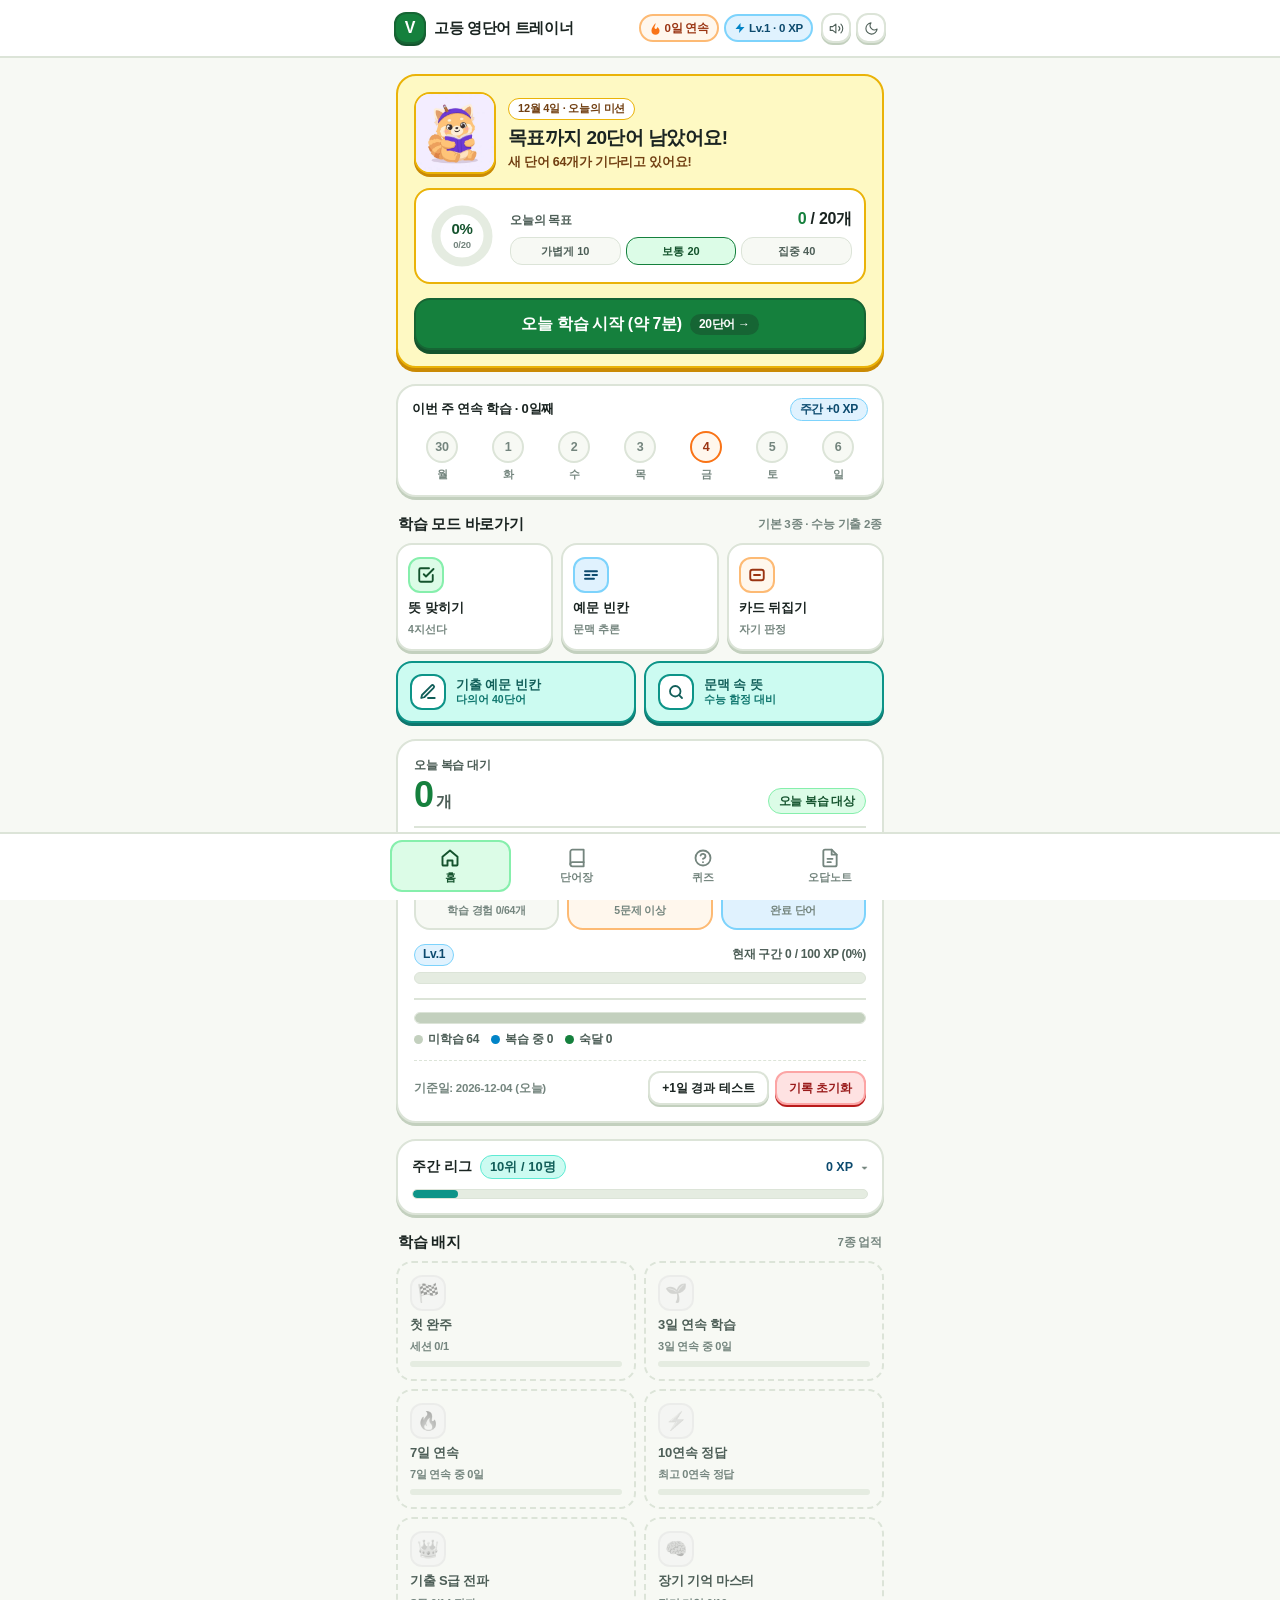
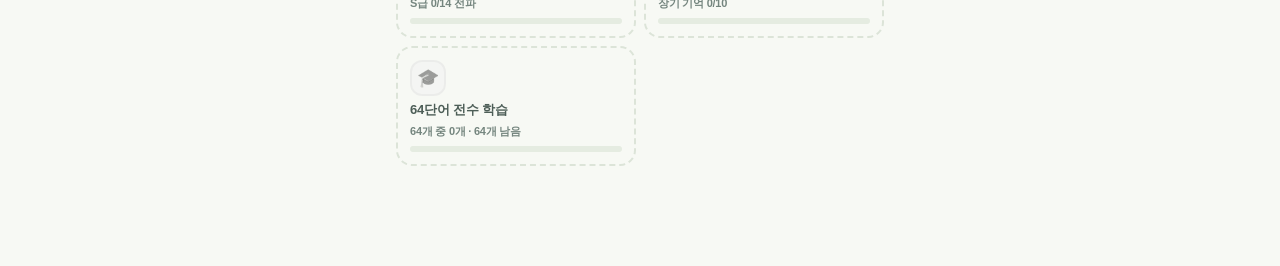
<file: index.html>
<!DOCTYPE html>
<html lang="ko">
<head>
  <meta charset="UTF-8" />
  <meta name="viewport" content="width=device-width, initial-scale=1.0, viewport-fit=cover" />
  <meta name="theme-color" content="#15803D" />
  <meta name="description" content="간격반복(SRS), 5종 퀴즈, 오답노트를 지원하는 고등 필수 영어 어휘 학습 PWA" />
  <meta name="apple-mobile-web-app-capable" content="yes" />
  <meta name="apple-mobile-web-app-status-bar-style" content="default" />
  <meta name="apple-mobile-web-app-title" content="영단어 트레이너" />
  <link rel="manifest" href="./manifest.json" />
  <link rel="icon" type="image/svg+xml" href="./icons/icon.svg" />
  <link rel="apple-touch-icon" href="./icons/icon-192.png" />
  <title>수능·고등 영단어 트레이너 | 간격반복 어휘 학습</title>
  <script>
    // 첫 페인트 전 테마 적용 (깜빡임 방지) — vocab_trainer_prefs_v1.theme: 'system' | 'light' | 'dark'
    (function () {
      var theme = 'light';
      try {
        var p = JSON.parse(localStorage.getItem('vocab_trainer_prefs_v1') || '{}');
        if (p && (p.theme === 'light' || p.theme === 'dark')) theme = p.theme;
      } catch (e) {}
      var dark = theme === 'dark' || (theme === 'system' && window.matchMedia && window.matchMedia('(prefers-color-scheme: dark)').matches);
      document.documentElement.setAttribute('data-theme', dark ? 'dark' : 'light');
    })();
  </script>
  <link rel="stylesheet" href="./css/style.css" />
</head>
<body>
  <div class="app-shell">
    <!-- Top Header (Concept A Tactile Arcade HUD) -->
    <header class="app-header">
      <div class="header-inner">
        <div class="brand-group">
          <div class="brand-mark" aria-hidden="true">V</div>
          <div class="brand-text">
            <h1 class="brand-title">고등 영단어 트레이너</h1>
          </div>
        </div>
        <div class="header-badges">
          <button id="btn-pwa-install" class="install-btn" type="button" aria-label="앱 설치하기">
            <span>앱 설치</span>
          </button>
          <div id="header-streak-badge" class="streak-pill" title="연속 학습일">
            <svg class="hud-icon" width="13" height="13" viewBox="0 0 24 24" fill="currentColor" aria-hidden="true">
              <path d="M12 2c.7 3.8-2 5.7-2 8.2 0 1.4 1 2.5 2.4 2.5 1.8 0 2.9-1.5 2.6-3.7 2.8 1.6 4.5 4.2 4.5 7 0 4.4-3.4 7.5-7.5 7.5S4.5 20.4 4.5 16c0-4.9 3.6-8.4 7.5-14z" />
            </svg>
            <span id="header-streak-text">0일 연속</span>
          </div>
          <div id="header-level-badge" class="level-pill" title="레벨 · 누적 XP">
            <svg class="hud-icon" width="12" height="12" viewBox="0 0 24 24" fill="currentColor" aria-hidden="true">
              <polygon points="13 2 3 14 11 14 10 22 21 10 13 10 13 2" />
            </svg>
            <span id="header-level-text">Lv.1 · 0 XP</span>
          </div>
        </div>
        <div class="header-actions">
          <button id="btn-toggle-sound" class="icon-toggle-btn" type="button" aria-label="효과음 켜기/끄기" title="효과음 켜기/끄기"><svg viewBox="0 0 24 24" fill="none" stroke="currentColor" stroke-width="2.2" stroke-linecap="round" stroke-linejoin="round" aria-hidden="true"><polygon points="11 5 6 9 2 9 2 15 6 15 11 19 11 5" /><path d="M15.54 8.46a5 5 0 0 1 0 7.07" /><path d="M19.07 4.93a10 10 0 0 1 0 14.14" /></svg></button>
          <button id="btn-toggle-theme" class="icon-toggle-btn" type="button" aria-label="다크 모드 전환" title="다크 모드 전환"><svg viewBox="0 0 24 24" fill="none" stroke="currentColor" stroke-width="2.2" stroke-linecap="round" stroke-linejoin="round" aria-hidden="true"><path d="M21 12.79A9 9 0 1 1 11.21 3 7 7 0 0 0 21 12.79z" /></svg></button>
        </div>
      </div>
    </header>

    <!-- Main Content -->
    <main class="main-content">
      <!-- 1. 홈 화면 (Home View) -->
      <section id="view-home" class="view-section active" aria-label="홈 화면">
        <div id="home-resume-card" class="resume-card hidden"></div>
        <div class="hero-card hero-block">
          <div class="hero-top">
            <div class="mascot-badge">
            <img class="v5-mascot" src="[data-uri]" alt="학습 마스코트" width="112" height="112">
            </div>
            <div class="hero-info">
              <span id="home-date-badge" class="hero-kicker">오늘의 미션</span>
              <h2 id="home-greeting-title" class="hero-title">오늘 복습할 단어를 확인하세요</h2>
              <p id="home-hero-sub" class="hero-sub">목표에 맞춰 오늘 학습을 시작해요!</p>
            </div>
          </div>

          <!-- Goal Progress Ring + Goal Chips -->
          <div class="goal-strip">
            <div class="ring-box" role="img" aria-label="오늘 목표 진행률">
              <svg class="ring-svg" viewBox="0 0 68 68" aria-hidden="true">
                <circle class="ring-track" cx="34" cy="34" r="26"></circle>
                <circle class="ring-progress" id="hero-ring-fg" cx="34" cy="34" r="26"></circle>
              </svg>
              <div class="ring-center">
                <span class="ring-pct" id="hero-ring-num">0%</span>
                <span class="ring-sub" id="hero-ring-sub">0/20</span>
              </div>
            </div>
            <div class="goal-details">
              <div class="goal-row">
                <span class="goal-label">오늘의 목표</span>
                <span class="goal-count"><em id="hero-today-count">0</em> / <span id="hero-goal-count">20개</span></span>
              </div>
              <div class="goal-chips" role="group" aria-label="하루 목표 설정">
                <button class="goal-chip" type="button" data-goal-level="light">가볍게 10</button>
                <button class="goal-chip" type="button" data-goal-level="normal">보통 20</button>
                <button class="goal-chip" type="button" data-goal-level="focus">집중 40</button>
              </div>
            </div>
          </div>

          <button id="btn-hero-start" class="primary-cta-btn btn-3d" type="button">
            <span id="btn-hero-start-text">오늘의 복습 퀴즈 시작하기</span>
            <span id="btn-hero-start-badge" class="btn-3d-badge">시작 →</span>
          </button>
        </div>

        <!-- Weekly Streak Card -->
        <div class="streak-card">
          <div class="streak-head">
            <span id="home-streak-heading" class="streak-title">이번 주 연속 학습 · 0일째</span>
            <span id="home-weekly-xp-meta" class="streak-xp-meta">주간 0 XP</span>
          </div>
          <div id="home-week-dots" class="week-row" aria-label="이번 주 학습 기록"></div>
        </div>

        <!-- Study Modes (All 5 Modes: Basic 3 + Exam 2) -->
        <div class="modes-section">
          <div class="section-head">
            <h3 class="section-title">학습 모드 바로가기</h3>
            <span class="section-sub">기본 3종 · 수능 기출 2종</span>
          </div>

          <div class="mode-grid-3 quiz-mode-grid">
            <button class="mode-tile mode-card" type="button" data-start-mode="meaning" id="btn-home-mode-meaning">
              <div class="mode-icon-box green" aria-hidden="true">
                <svg width="18" height="18" viewBox="0 0 24 24" fill="none" stroke="currentColor" stroke-width="2.5" stroke-linecap="round" stroke-linejoin="round">
                  <path d="M9 11l3 3L22 4" /><path d="M21 12v7a2 2 0 0 1-2 2H5a2 2 0 0 1-2-2V5a2 2 0 0 1 2-2h11" />
                </svg>
              </div>
              <span class="mode-name mode-card-title">뜻 맞히기</span>
              <span class="mode-tag">4지선다</span>
            </button>

            <button class="mode-tile mode-card" type="button" data-start-mode="blank" id="btn-home-mode-blank">
              <div class="mode-icon-box sky" aria-hidden="true">
                <svg width="18" height="18" viewBox="0 0 24 24" fill="none" stroke="currentColor" stroke-width="2.5" stroke-linecap="round" stroke-linejoin="round">
                  <path d="M4 7h16" /><path d="M4 12h6" /><path d="M14 12h6" /><path d="M4 17h12" />
                </svg>
              </div>
              <span class="mode-name mode-card-title">예문 빈칸</span>
              <span class="mode-tag">문맥 추론</span>
            </button>

            <button class="mode-tile mode-card" type="button" data-start-mode="flashcard" id="btn-home-mode-flashcard">
              <div class="mode-icon-box orange" aria-hidden="true">
                <svg width="18" height="18" viewBox="0 0 24 24" fill="none" stroke="currentColor" stroke-width="2.5" stroke-linecap="round" stroke-linejoin="round">
                  <rect x="3" y="5" width="18" height="14" rx="3" /><path d="M8 12h8" />
                </svg>
              </div>
              <span class="mode-name mode-card-title">카드 뒤집기</span>
              <span class="mode-tag">자기 판정</span>
            </button>
          </div>

          <div class="mode-exam-grid">
            <button class="mode-exam-tile" type="button" data-start-mode="exam-blank" id="btn-home-mode-exam-blank">
              <div class="mode-icon-box teal" aria-hidden="true">
                <svg width="18" height="18" viewBox="0 0 24 24" fill="none" stroke="currentColor" stroke-width="2.4" stroke-linecap="round" stroke-linejoin="round">
                  <path d="M12 20h9" /><path d="M16.5 3.5a2.1 2.1 0 0 1 3 3L7 19l-4 1 1-4Z" />
                </svg>
              </div>
              <div class="mode-exam-text">
                <div class="mode-name">기출 예문 빈칸</div>
                <div class="mode-tag">다의어 40단어</div>
              </div>
            </button>

            <button class="mode-exam-tile" type="button" data-start-mode="exam-meaning" id="btn-home-mode-exam-meaning">
              <div class="mode-icon-box teal" aria-hidden="true">
                <svg width="18" height="18" viewBox="0 0 24 24" fill="none" stroke="currentColor" stroke-width="2.4" stroke-linecap="round" stroke-linejoin="round">
                  <circle cx="11" cy="11" r="7" /><path d="m20 20-3.5-3.5" />
                </svg>
              </div>
              <div class="mode-exam-text">
                <div class="mode-name">문맥 속 뜻</div>
                <div class="mode-tag">수능 함정 대비</div>
              </div>
            </button>
          </div>
        </div>

        <!-- Learning Status & SRS Overview Card -->
        <div class="status-card">
          <div class="status-card-head">
            <div>
              <span class="status-kicker">오늘 복습 대기</span>
              <strong class="status-bignum"><span id="stat-due-count">0</span><span class="status-unit">개</span></strong>
            </div>
            <span id="stat-due-sub" class="status-due-pill">오늘 복습 대상</span>
          </div>

          <div class="hero-stats-grid">
            <div class="stat-box">
              <span class="stat-label">새 단어</span>
              <strong id="stat-new-count" class="stat-value">24</strong>
              <span id="stat-learned-sub" class="stat-sub">학습 경험 0/64개</span>
            </div>
            <div class="stat-box highlight-streak">
              <span class="stat-label">연속 학습</span>
              <strong id="stat-streak-count" class="stat-value">0일</strong>
              <span class="stat-sub">5문제 이상</span>
            </div>
            <div class="stat-box highlight-today">
              <span class="stat-label">오늘 학습</span>
              <strong id="stat-today-done" class="stat-value">0</strong>
              <span class="stat-sub">완료 단어</span>
            </div>
          </div>

          <div id="home-level-progress" class="level-progress" aria-label="레벨 진행도"></div>

          <div class="srs-panel">
            <div id="home-srs-bar" class="srs-bar"></div>
            <div class="srs-helper-bar">
              <span id="sim-date-display">기준일: 오늘</span>
              <div class="srs-sim-actions">
                <button id="btn-sim-next-day" class="mini-btn" type="button" title="간격반복 테스트를 위해 가상 기준일을 하루 앞으로 이동합니다">
                  +1일 경과 테스트
                </button>
                <button id="btn-reset-storage" class="mini-btn danger" type="button" title="모든 학습 기록을 초기화합니다">
                  기록 초기화
                </button>
              </div>
            </div>
          </div>
        </div>

        <div id="home-league-card" class="league-card"></div>

        <div class="badges-section">
          <div class="section-head">
            <h3 class="section-title">학습 배지</h3>
            <span class="section-sub">7종 업적</span>
          </div>
          <div id="home-badge-grid" class="badge-grid"></div>
        </div>
      </section>

      <!-- 2. 단어장 화면 (Wordbook View) -->
      <section id="view-wordbook" class="view-section" aria-label="단어장 화면">
        <div class="toolbar-card" id="wordbook-toolbar">
          <div class="wordbook-dataset-tabs" role="tablist" aria-label="단어장 구분 탭">
            <button class="dataset-tab-btn active" type="button" data-wordbook-tab="sample" id="tab-wordbook-sample" role="tab" aria-selected="true">
              기본 단어장 (24)
            </button>
            <button class="dataset-tab-btn" type="button" data-wordbook-tab="exam" id="tab-wordbook-exam" role="tab" aria-selected="false">
              기출 다의어 (40)
            </button>
            <button id="btn-wb-search-toggle" class="wb-search-toggle" type="button" aria-label="단어 검색 열기" aria-expanded="false">
            <svg viewBox="0 0 24 24" fill="none" stroke="currentColor" stroke-width="2.2" stroke-linecap="round" stroke-linejoin="round" aria-hidden="true"><circle cx="11" cy="11" r="7" /><line x1="21" y1="21" x2="16.5" y2="16.5" /></svg>
          </button>
          </div>



          <div class="search-row">
            <input
              id="wordbook-search"
              class="search-input"
              type="search"
              placeholder="영단어, 뜻, 기출 신호 검색 (예: abandon, account, 차지하다)"
              aria-label="단어 검색"
            />
          </div>

          <div id="wordbook-sample-filters" class="filter-pills" role="group" aria-label="기본 단어장 필터">
            <button class="filter-pill active" type="button" data-level-filter="all">전체 (24)</button>
            <button class="filter-pill" type="button" data-level-filter="고1">고1 기초</button>
            <button class="filter-pill" type="button" data-level-filter="고2">고2 핵심</button>
            <button class="filter-pill" type="button" data-level-filter="고3">고3 심화</button>
            <button class="filter-pill" type="button" data-level-filter="due">오늘 복습 대상</button>
            <button class="filter-pill exam-filter-jump" type="button" data-level-filter="exam">기출 다의어 (40)</button>
          </div>

          <div id="wordbook-exam-filters" class="filter-pills hidden" role="group" aria-label="기출 다의어 필터">
            <button class="filter-pill active" type="button" data-exam-filter="all" id="filter-exam-all">기출 전체 (40)</button>
            <button class="filter-pill" type="button" data-exam-filter="S" id="filter-exam-s">S급 (14)</button>
            <button class="filter-pill" type="button" data-exam-filter="A" id="filter-exam-a">A급 (26)</button>
            <button class="filter-pill" type="button" data-exam-filter="due" id="filter-exam-due">오늘 복습 대상</button>
          </div>

          <div class="guide-tip">
            <button class="guide-tip-btn" type="button" aria-label="단어장 사용 안내" aria-expanded="false">i</button>
            <p id="wordbook-guide-text" class="guide-text guide-tip-panel">
            단어 카드를 클릭하면 브라우저 음성 합성(speechSynthesis)으로 영어 발음을 들을 수 있습니다.
          </p>
          </div>
        </div>

        <div id="wordbook-list" class="word-list" aria-live="polite"></div>
      </section>

      <!-- 3. 퀴즈 화면 (Quiz View) -->
      <section id="view-quiz" class="view-section" aria-label="퀴즈 화면">
        <div class="quiz-config-bar">
          <div class="quiz-config-collapsed">
            <span class="quiz-collapsed-mode" id="quiz-collapsed-mode-label">퀴즈 진행 중</span>
            <button class="mini-btn" type="button" id="btn-quiz-settings">설정 열기</button>
          </div>
          <div class="quiz-group-caption">기본 퀴즈 3종 (샘플 24단어)</div>
          <div class="quiz-tabs" role="tablist" aria-label="퀴즈 유형 선택">
            <button class="quiz-tab-btn active" type="button" data-quiz-mode="meaning" id="tab-quiz-meaning">
              (a) 뜻 맞히기
            </button>
            <button class="quiz-tab-btn" type="button" data-quiz-mode="blank" id="tab-quiz-blank">
              (b) 예문 빈칸
            </button>
            <button class="quiz-tab-btn" type="button" data-quiz-mode="flashcard" id="tab-quiz-flashcard">
              (c) 카드 뒤집기
            </button>
          </div>

          <div class="quiz-group-caption exam-caption">기출 모드 (수능·모의고사 다의어 40단어)</div>
          <div class="quiz-tabs exam-quiz-tabs" role="tablist" aria-label="기출 모드 유형 선택">
            <button class="quiz-tab-btn exam-tab-btn" type="button" data-quiz-mode="exam-blank" id="tab-quiz-exam-blank">
              유형 1 · 기출 예문 빈칸
            </button>
            <button class="quiz-tab-btn exam-tab-btn" type="button" data-quiz-mode="exam-meaning" id="tab-quiz-exam-meaning">
              유형 2 · 문맥 속 뜻
            </button>
          </div>

          <div class="quiz-scope-row">
            <label for="quiz-scope-select" class="quiz-scope-label">
              출제 범위:
            </label>
            <select id="quiz-scope-select" class="scope-select" aria-label="퀴즈 출제 범위">
              <option value="today">오늘 복습 + 미학습 단어 (추천)</option>
              <option value="all">전체 단어 24개</option>
              <option value="wrong">오답노트 단어만</option>
            </select>
            <button id="btn-restart-quiz" class="mini-btn" type="button">다시 섞기</button>
          </div>
        </div>

        <div id="quiz-active-area"></div>
        <div id="quiz-feedback-banner" class="quiz-feedback-banner hidden" role="status" aria-live="polite"></div>
      </section>

      <!-- 4. 오답노트 화면 (Wrong Answer Note View) -->
      <section id="view-wrong" class="view-section" aria-label="오답노트 화면">
        <div id="wrong-note-header"></div>
        <div id="wrong-note-list" class="word-list" aria-live="polite"></div>
      </section>
    </main>

    <!-- Bottom Navigation -->
    <nav class="bottom-nav" aria-label="주요 메뉴">
      <div class="bottom-nav-inner">
        <button class="nav-item active" type="button" data-nav-target="home" id="nav-btn-home">
          <svg viewBox="0 0 24 24" fill="none" stroke="currentColor" stroke-width="2.3" stroke-linecap="round" stroke-linejoin="round" aria-hidden="true">
            <path d="M3 10.5L12 3l9 7.5V20a1 1 0 0 1-1 1h-5v-6H9v6H4a1 1 0 0 1-1-1v-9.5z" />
          </svg>
          <span>홈</span>
        </button>

        <button class="nav-item" type="button" data-nav-target="wordbook" id="nav-btn-wordbook">
          <svg viewBox="0 0 24 24" fill="none" stroke="currentColor" stroke-width="2.2" stroke-linecap="round" stroke-linejoin="round" aria-hidden="true">
            <path d="M4 19.5A2.5 2.5 0 0 1 6.5 17H20" />
            <path d="M6.5 2H20v20H6.5A2.5 2.5 0 0 1 4 19.5v-15A2.5 2.5 0 0 1 6.5 2z" />
          </svg>
          <span>단어장</span>
        </button>

        <button class="nav-item" type="button" data-nav-target="quiz" id="nav-btn-quiz">
          <svg viewBox="0 0 24 24" fill="none" stroke="currentColor" stroke-width="2.2" stroke-linecap="round" stroke-linejoin="round" aria-hidden="true">
            <circle cx="12" cy="12" r="9" />
            <path d="M9.09 9a3 3 0 0 1 5.83 1c0 2-3 3-3 3" />
            <line x1="12" y1="17" x2="12.01" y2="17" />
          </svg>
          <span>퀴즈</span>
        </button>

        <button class="nav-item" type="button" data-nav-target="wrong" id="nav-btn-wrong">
          <span id="nav-wrong-badge" class="nav-badge hidden">0</span>
          <svg viewBox="0 0 24 24" fill="none" stroke="currentColor" stroke-width="2.2" stroke-linecap="round" stroke-linejoin="round" aria-hidden="true">
            <path d="M14 2H6a2 2 0 0 0-2 2v16a2 2 0 0 0 2 2h12a2 2 0 0 0 2-2V8z" />
            <polyline points="14 2 14 8 20 8" />
            <line x1="9" y1="13" x2="15" y2="13" />
            <line x1="9" y1="17" x2="13" y2="17" />
          </svg>
          <span>오답노트</span>
        </button>
      </div>
    </nav>
  </div>

  <!-- Toast Container -->
  <div id="toast-container" class="toast-container" aria-live="polite"></div>

  <script src="./js/app.js"></script>
</body>
</html>
</file>
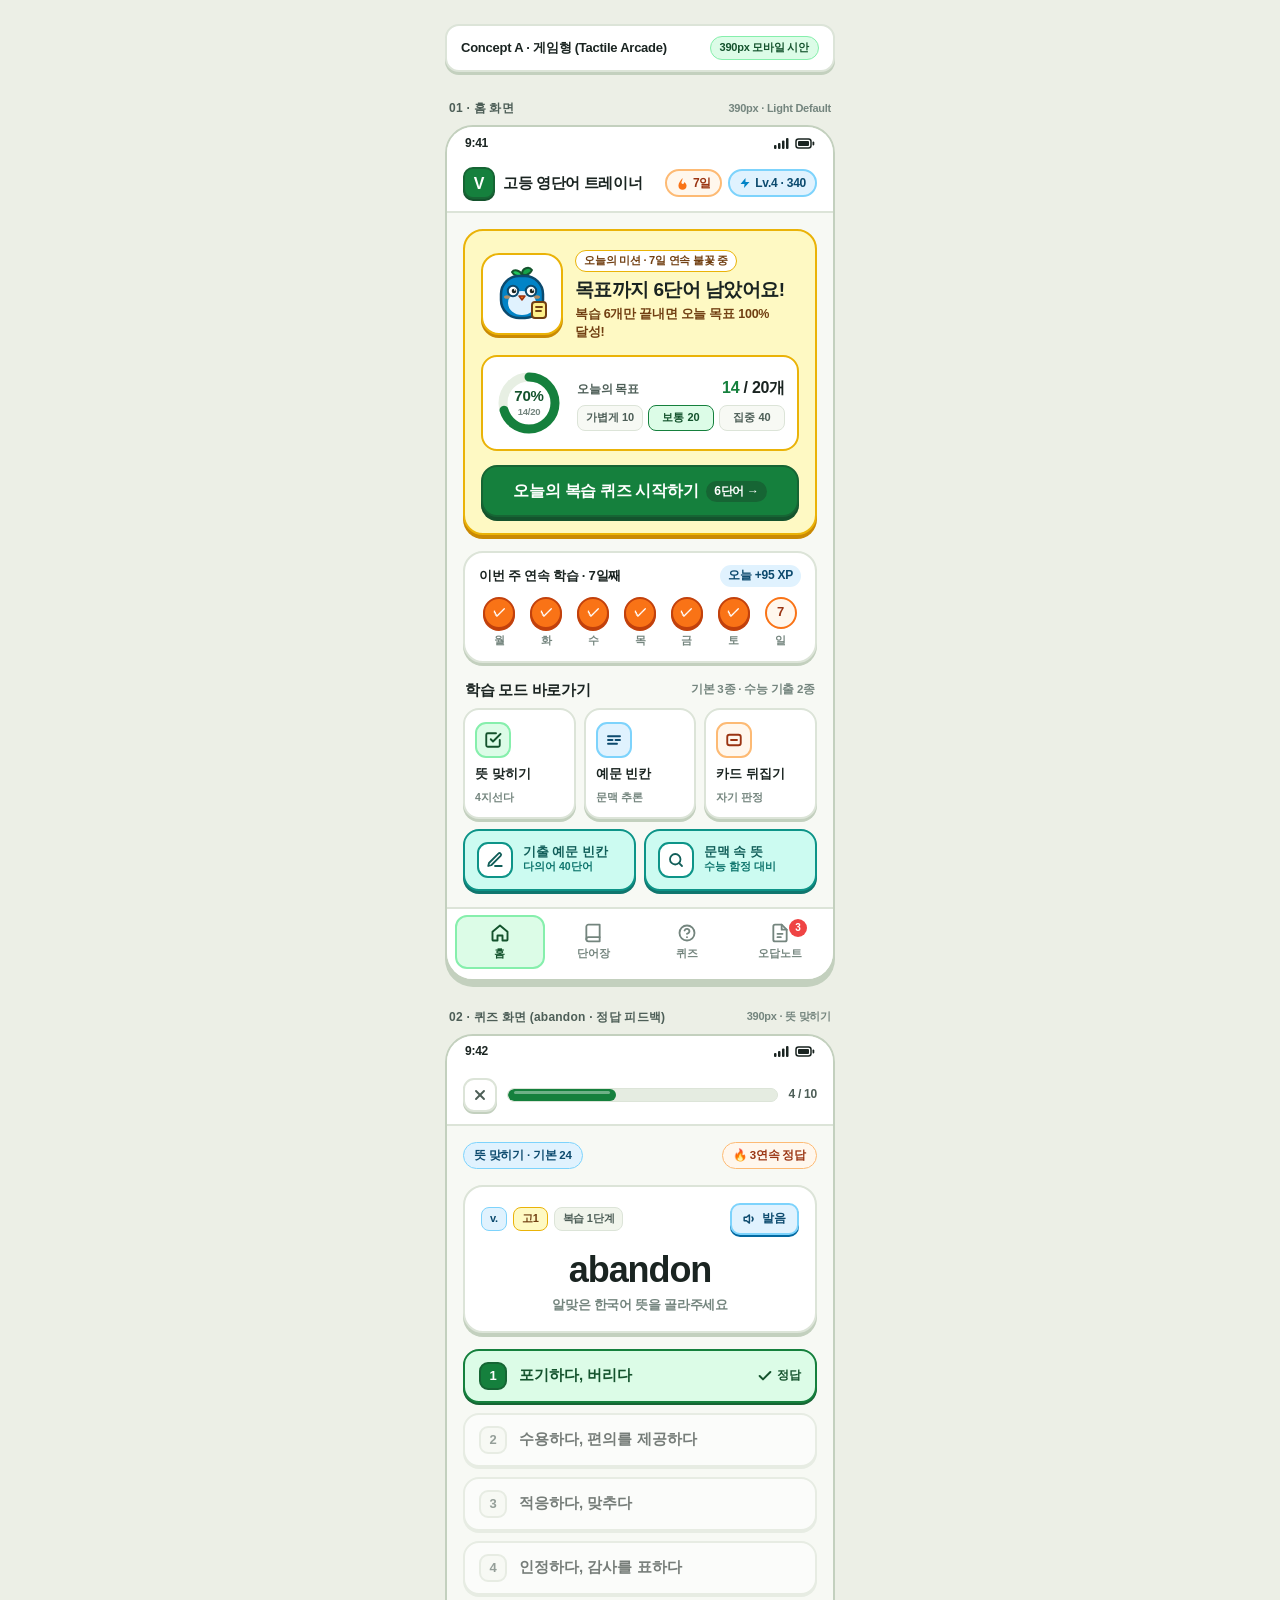
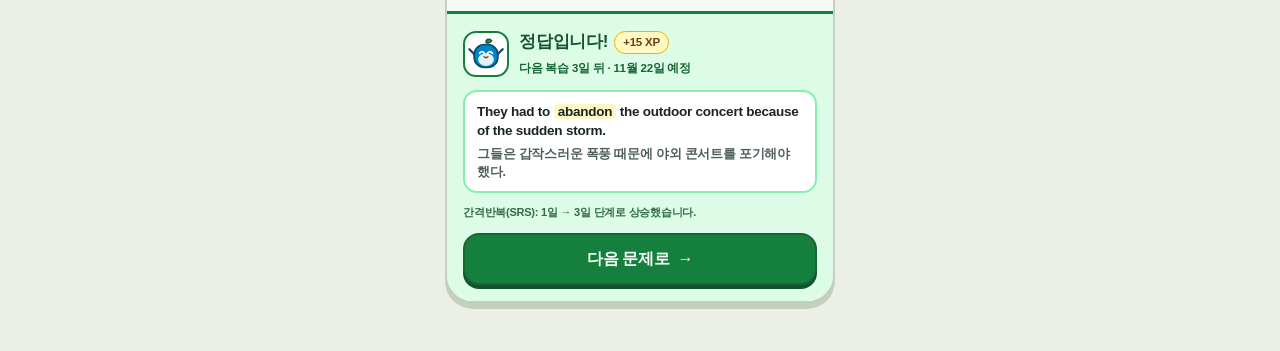
<file: design-mockups/concept-a.html>
<!DOCTYPE html>
<html lang="ko">
<head>
  <meta charset="UTF-8" />
  <meta name="viewport" content="width=device-width, initial-scale=1.0" />
  <title>Concept A · 게임형 — 고등 영단어 트레이너 시안 (390px)</title>
  <style>
    /* ==========================================================================
       Concept A: 게임형 (Playful Tactile Arcade)
       - 레퍼런스: Duolingo · 말해보카 · Drops
       - 원칙: 보라 지배색 0% · 그라데이션 0개 · 라이트 기본 · 블러 그림자 대신 3D 립
       ========================================================================== */
    :root {
      /* Surface & Ink */
      --canvas-bg: #ECEFE6;
      --app-bg: #F7F9F4;
      --surface: #FFFFFF;
      --surface-tint: #F1F5EC;
      --ink-primary: #1A2421;
      --ink-secondary: #4D5E57;
      --ink-muted: #74857E;
      --border-neutral: #DCE4D8;
      --border-lip: #C3D0BE;

      /* Primary Action: Vibrant Emerald Green (학습 시작 · 정답 · 완료) */
      --green: #15803D;
      --green-dark: #166534;
      --green-lip: #14532D;
      --green-soft: #DCFCE7;
      --green-border: #86EFAC;
      --green-ink: #14532D;

      /* Hero Color Block: Sunshine Yellow (캐릭터 · 오늘의 목표 활기) */
      --sun-bg: #FEF9C3;
      --sun-accent: #EAB308;
      --sun-lip: #CA8A04;
      --sun-ink: #713F12;

      /* Streak & Combo: Tangerine Orange */
      --orange: #F97316;
      --orange-lip: #C2410C;
      --orange-soft: #FFF7ED;
      --orange-border: #FDBA74;
      --orange-ink: #9A3412;

      /* XP & Mode Sky: Cerulean Blue */
      --sky: #0284C7;
      --sky-lip: #0369A1;
      --sky-soft: #E0F2FE;
      --sky-border: #7DD3FC;
      --sky-ink: #0C4A6E;

      /* Exam Mode Accent: Deep Teal */
      --teal: #0D9488;
      --teal-lip: #0F766E;
      --teal-soft: #CCFBF1;
      --teal-border: #5EEAD4;
      --teal-ink: #115E59;

      /* Danger / Wrong Badge */
      --coral: #EF4444;
      --coral-soft: #FEE2E2;

      /* Typography */
      --font-ko: "Apple SD Gothic Neo", "Malgun Gothic", "Noto Sans KR", -apple-system, BlinkMacSystemFont, sans-serif;
      --font-en: "SF Pro Rounded", "Hiragino Maru Gothic ProN", ui-rounded, -apple-system, BlinkMacSystemFont, "Segoe UI", sans-serif;

      /* Geometry */
      --r-card: 20px;
      --r-btn: 16px;
      --r-chip: 12px;
      --r-pill: 999px;
    }

    *, *::before, *::after {
      box-sizing: border-box;
      margin: 0;
      padding: 0;
    }

    html {
      font-size: 16px;
      -webkit-text-size-adjust: 100%;
    }

    body {
      font-family: var(--font-ko);
      background: var(--canvas-bg);
      color: var(--ink-primary);
      line-height: 1.45;
      letter-spacing: -0.015em;
      word-break: keep-all;
      padding: 24px 0 48px;
    }

    /* Presentation Wrapper */
    .mockup-stage {
      width: 100%;
      max-width: 390px;
      margin: 0 auto;
      display: flex;
      flex-direction: column;
      gap: 28px;
    }

    .mockup-banner {
      display: flex;
      align-items: center;
      justify-content: space-between;
      padding: 10px 14px;
      background: var(--surface);
      border: 2px solid var(--border-neutral);
      border-radius: 14px;
      box-shadow: 0 3px 0 var(--border-lip);
    }

    .mockup-banner-title {
      font-size: 13px;
      font-weight: 800;
      color: var(--ink-primary);
    }

    .mockup-banner-tag {
      font-size: 11px;
      font-weight: 800;
      color: var(--green-ink);
      background: var(--green-soft);
      padding: 3px 9px;
      border-radius: var(--r-pill);
      border: 1.5px solid var(--green-border);
    }

    .screen-label {
      display: flex;
      align-items: center;
      justify-content: space-between;
      margin-bottom: 8px;
      padding: 0 4px;
    }

    .screen-label strong {
      font-size: 12px;
      font-weight: 800;
      color: var(--ink-secondary);
      letter-spacing: 0.02em;
    }

    .screen-label span {
      font-size: 11px;
      font-weight: 700;
      color: var(--ink-muted);
      font-variant-numeric: tabular-nums;
    }

    /* 390px Mobile Frame */
    .phone-frame {
      width: 100%;
      max-width: 390px;
      background: var(--app-bg);
      border: 2px solid var(--border-lip);
      border-radius: 28px;
      overflow: hidden;
      box-shadow: 0 6px 0 var(--border-lip);
    }

    /* Mobile Status Bar */
    .status-bar {
      display: flex;
      align-items: center;
      justify-content: space-between;
      height: 32px;
      padding: 0 18px;
      background: var(--surface);
      font-family: var(--font-en);
      font-size: 12px;
      font-weight: 800;
      color: var(--ink-primary);
      font-variant-numeric: tabular-nums;
    }

    .status-icons {
      display: flex;
      align-items: center;
      gap: 6px;
    }

    /* ==========================================================================
       SCREEN 01: HOME
       ========================================================================== */
    .app-topbar {
      display: flex;
      align-items: center;
      justify-content: space-between;
      gap: 8px;
      padding: 8px 16px 12px;
      background: var(--surface);
      border-bottom: 2px solid var(--border-neutral);
    }

    .brand {
      display: flex;
      align-items: center;
      gap: 8px;
      min-width: 0;
    }

    .brand-mark {
      width: 32px;
      height: 32px;
      border-radius: 10px;
      background: var(--green);
      border: 2px solid var(--green-dark);
      box-shadow: 0 2px 0 var(--green-lip);
      display: flex;
      align-items: center;
      justify-content: center;
      color: #FFFFFF;
      font-family: var(--font-en);
      font-size: 16px;
      font-weight: 900;
      flex-shrink: 0;
    }

    .brand-name {
      font-size: 15px;
      font-weight: 800;
      letter-spacing: -0.025em;
      color: var(--ink-primary);
      white-space: nowrap;
    }

    .hud-pills {
      display: flex;
      align-items: center;
      gap: 6px;
      flex-shrink: 0;
    }

    .hud-pill {
      display: inline-flex;
      align-items: center;
      gap: 4px;
      height: 28px;
      padding: 0 9px;
      border-radius: var(--r-pill);
      font-family: var(--font-en);
      font-size: 12px;
      font-weight: 800;
      font-variant-numeric: tabular-nums;
      white-space: nowrap;
    }

    .hud-pill.streak {
      background: var(--orange-soft);
      border: 2px solid var(--orange-border);
      color: var(--orange-ink);
    }

    .hud-pill.xp {
      background: var(--sky-soft);
      border: 2px solid var(--sky-border);
      color: var(--sky-ink);
    }

    .screen-body {
      padding: 16px;
      display: flex;
      flex-direction: column;
      gap: 16px;
    }

    /* Hero Mission Block (Bold Sunshine Color Surface + Character + Ring) */
    .hero-block {
      background: var(--sun-bg);
      border: 2px solid var(--sun-accent);
      border-radius: var(--r-card);
      box-shadow: 0 4px 0 var(--sun-lip);
      padding: 16px;
      display: flex;
      flex-direction: column;
      gap: 14px;
    }

    .hero-top {
      display: flex;
      align-items: center;
      gap: 12px;
    }

    .mascot-badge {
      width: 82px;
      height: 82px;
      border-radius: 18px;
      background: #FFFFFF;
      border: 2px solid var(--sun-accent);
      box-shadow: 0 3px 0 var(--sun-lip);
      display: flex;
      align-items: center;
      justify-content: center;
      flex-shrink: 0;
    }

    .hero-info {
      flex: 1;
      min-width: 0;
    }

    .hero-kicker {
      display: inline-flex;
      align-items: center;
      gap: 4px;
      padding: 2px 8px;
      border-radius: var(--r-pill);
      background: #FFFFFF;
      border: 1.5px solid var(--sun-accent);
      font-size: 11px;
      font-weight: 800;
      color: var(--sun-ink);
      margin-bottom: 6px;
    }

    .hero-title {
      font-size: 19px;
      font-weight: 900;
      line-height: 1.25;
      letter-spacing: -0.03em;
      color: var(--ink-primary);
    }

    .hero-sub {
      margin-top: 3px;
      font-size: 12.5px;
      font-weight: 700;
      color: var(--sun-ink);
    }

    /* Goal Ring + Quick Stats Strip */
    .goal-strip {
      display: flex;
      align-items: center;
      gap: 14px;
      padding: 12px;
      background: #FFFFFF;
      border: 2px solid var(--sun-accent);
      border-radius: 16px;
    }

    .ring-box {
      position: relative;
      width: 68px;
      height: 68px;
      flex-shrink: 0;
    }

    .ring-svg {
      width: 68px;
      height: 68px;
      transform: rotate(-90deg);
    }

    .ring-track {
      fill: none;
      stroke: #E7EFE3;
      stroke-width: 9;
    }

    .ring-progress {
      fill: none;
      stroke: var(--green);
      stroke-width: 9;
      stroke-linecap: round;
      /* r=26 -> circumference=163.36, 70% done -> offset=49.01 */
      stroke-dasharray: 163.36;
      stroke-dashoffset: 49.01;
    }

    .ring-center {
      position: absolute;
      inset: 0;
      display: flex;
      flex-direction: column;
      align-items: center;
      justify-content: center;
      font-family: var(--font-en);
      font-variant-numeric: tabular-nums;
    }

    .ring-pct {
      font-size: 15px;
      font-weight: 900;
      line-height: 1;
      color: var(--green-ink);
    }

    .ring-sub {
      font-size: 9.5px;
      font-weight: 800;
      color: var(--ink-muted);
      margin-top: 2px;
    }

    .goal-details {
      flex: 1;
      min-width: 0;
      display: flex;
      flex-direction: column;
      gap: 6px;
    }

    .goal-row {
      display: flex;
      align-items: baseline;
      justify-content: space-between;
      gap: 6px;
    }

    .goal-label {
      font-size: 12px;
      font-weight: 800;
      color: var(--ink-secondary);
    }

    .goal-count {
      font-family: var(--font-en);
      font-size: 16px;
      font-weight: 900;
      color: var(--ink-primary);
      font-variant-numeric: tabular-nums;
    }

    .goal-count em {
      font-style: normal;
      color: var(--green);
    }

    .goal-chips {
      display: flex;
      gap: 5px;
    }

    .goal-chip {
      flex: 1;
      height: 26px;
      border-radius: 8px;
      border: 1.5px solid var(--border-neutral);
      background: var(--app-bg);
      color: var(--ink-secondary);
      font-size: 11px;
      font-weight: 800;
      display: inline-flex;
      align-items: center;
      justify-content: center;
      cursor: pointer;
    }

    .goal-chip.is-active {
      background: var(--green-soft);
      border-color: var(--green);
      color: var(--green-ink);
    }

    /* Tactile 3D Pressable Primary CTA */
    .btn-3d {
      display: flex;
      align-items: center;
      justify-content: center;
      gap: 8px;
      width: 100%;
      height: 52px;
      padding: 0 18px;
      border-radius: var(--r-btn);
      border: 2px solid var(--green-dark);
      background: var(--green);
      color: #FFFFFF;
      font-size: 16px;
      font-weight: 900;
      letter-spacing: -0.02em;
      box-shadow: 0 4px 0 var(--green-lip);
      cursor: pointer;
      transition: transform 60ms ease, box-shadow 60ms ease;
    }

    .btn-3d:active {
      transform: translateY(3px);
      box-shadow: 0 1px 0 var(--green-lip);
    }

    .btn-3d-badge {
      padding: 2px 8px;
      border-radius: var(--r-pill);
      background: var(--green-dark);
      font-family: var(--font-en);
      font-size: 12px;
      font-weight: 800;
    }

    /* Weekly Streak Strip */
    .streak-card {
      background: var(--surface);
      border: 2px solid var(--border-neutral);
      border-radius: var(--r-card);
      box-shadow: 0 3px 0 var(--border-lip);
      padding: 12px 14px;
      display: flex;
      flex-direction: column;
      gap: 10px;
    }

    .streak-head {
      display: flex;
      align-items: center;
      justify-content: space-between;
    }

    .streak-title {
      font-size: 13px;
      font-weight: 800;
      color: var(--ink-primary);
    }

    .streak-xp-meta {
      font-family: var(--font-en);
      font-size: 12px;
      font-weight: 800;
      color: var(--sky-ink);
      background: var(--sky-soft);
      padding: 2px 8px;
      border-radius: var(--r-pill);
    }

    .week-row {
      display: grid;
      grid-template-columns: repeat(7, 1fr);
      gap: 6px;
    }

    .day-dot {
      display: flex;
      flex-direction: column;
      align-items: center;
      gap: 4px;
      font-size: 11px;
      font-weight: 800;
      color: var(--ink-muted);
    }

    .day-circle {
      width: 32px;
      height: 32px;
      border-radius: 50%;
      border: 2px solid var(--border-neutral);
      background: var(--app-bg);
      display: flex;
      align-items: center;
      justify-content: center;
      font-size: 13px;
      font-weight: 900;
      color: var(--ink-muted);
    }

    .day-circle.done {
      background: var(--orange);
      border-color: var(--orange-lip);
      box-shadow: 0 2px 0 var(--orange-lip);
      color: #FFFFFF;
    }

    .day-circle.today {
      background: var(--orange-soft);
      border-color: var(--orange);
      color: var(--orange-ink);
    }

    /* Study Modes (All 5 Modes with Bold Color Blocks) */
    .section-head {
      display: flex;
      align-items: center;
      justify-content: space-between;
      margin-bottom: 8px;
      padding: 0 2px;
    }

    .section-title {
      font-size: 15px;
      font-weight: 900;
      color: var(--ink-primary);
      letter-spacing: -0.02em;
    }

    .section-sub {
      font-size: 11.5px;
      font-weight: 800;
      color: var(--ink-muted);
    }

    .mode-grid-3 {
      display: grid;
      grid-template-columns: repeat(3, 1fr);
      gap: 8px;
      margin-bottom: 10px;
    }

    .mode-tile {
      display: flex;
      flex-direction: column;
      align-items: flex-start;
      gap: 8px;
      padding: 12px 10px;
      background: var(--surface);
      border: 2px solid var(--border-neutral);
      border-radius: 16px;
      box-shadow: 0 3px 0 var(--border-lip);
      text-align: left;
      cursor: pointer;
      transition: transform 60ms ease, box-shadow 60ms ease;
    }

    .mode-tile:active {
      transform: translateY(2px);
      box-shadow: 0 1px 0 var(--border-lip);
    }

    .mode-icon-box {
      width: 36px;
      height: 36px;
      border-radius: 11px;
      display: flex;
      align-items: center;
      justify-content: center;
      border: 2px solid transparent;
    }

    .mode-icon-box.green { background: var(--green-soft); border-color: var(--green-border); color: var(--green-ink); }
    .mode-icon-box.sky { background: var(--sky-soft); border-color: var(--sky-border); color: var(--sky-ink); }
    .mode-icon-box.orange { background: var(--orange-soft); border-color: var(--orange-border); color: var(--orange-ink); }
    .mode-icon-box.teal { background: var(--teal-soft); border-color: var(--teal-border); color: var(--teal-ink); }

    .mode-name {
      font-size: 13px;
      font-weight: 900;
      line-height: 1.25;
      color: var(--ink-primary);
    }

    .mode-tag {
      font-size: 10.5px;
      font-weight: 800;
      color: var(--ink-muted);
    }

    .mode-exam-grid {
      display: grid;
      grid-template-columns: repeat(2, 1fr);
      gap: 8px;
    }

    .mode-exam-tile {
      display: flex;
      align-items: center;
      gap: 10px;
      padding: 11px 12px;
      background: var(--teal-soft);
      border: 2px solid var(--teal);
      border-radius: 16px;
      box-shadow: 0 3px 0 var(--teal-lip);
      text-align: left;
      cursor: pointer;
      transition: transform 60ms ease, box-shadow 60ms ease;
    }

    .mode-exam-tile:active {
      transform: translateY(2px);
      box-shadow: 0 1px 0 var(--teal-lip);
    }

    .mode-exam-tile .mode-icon-box {
      background: #FFFFFF;
      border-color: var(--teal);
      color: var(--teal-ink);
      flex-shrink: 0;
    }

    .mode-exam-tile .mode-name {
      color: var(--teal-ink);
      font-size: 12.5px;
    }

    .mode-exam-tile .mode-tag {
      color: var(--teal-lip);
    }

    /* Bottom Navigation */
    .bottom-nav {
      display: grid;
      grid-template-columns: repeat(4, 1fr);
      background: var(--surface);
      border-top: 2px solid var(--border-neutral);
      padding: 6px 8px 10px;
      gap: 4px;
    }

    .nav-btn {
      position: relative;
      display: flex;
      flex-direction: column;
      align-items: center;
      justify-content: center;
      gap: 3px;
      padding: 6px 4px;
      border-radius: 12px;
      border: 2px solid transparent;
      background: transparent;
      color: var(--ink-muted);
      font-size: 11px;
      font-weight: 800;
      cursor: pointer;
    }

    .nav-btn.is-active {
      background: var(--green-soft);
      border-color: var(--green-border);
      color: var(--green-ink);
    }

    .nav-badge {
      position: absolute;
      top: 2px;
      right: 16px;
      min-width: 18px;
      height: 18px;
      padding: 0 5px;
      border-radius: var(--r-pill);
      background: var(--coral);
      color: #FFFFFF;
      font-family: var(--font-en);
      font-size: 10px;
      font-weight: 900;
      display: flex;
      align-items: center;
      justify-content: center;
    }

    /* ==========================================================================
       SCREEN 02: QUIZ (abandon + 4 Choices + Correct Feedback Banner)
       ========================================================================== */
    .quiz-topbar {
      display: flex;
      align-items: center;
      gap: 10px;
      padding: 10px 16px 12px;
      background: var(--surface);
      border-bottom: 2px solid var(--border-neutral);
    }

    .icon-btn-3d {
      width: 34px;
      height: 34px;
      border-radius: 11px;
      border: 2px solid var(--border-neutral);
      background: var(--surface);
      box-shadow: 0 2px 0 var(--border-lip);
      display: inline-flex;
      align-items: center;
      justify-content: center;
      color: var(--ink-secondary);
      flex-shrink: 0;
      cursor: pointer;
    }

    .candy-progress-wrap {
      flex: 1;
      height: 14px;
      background: #E5ECE1;
      border-radius: var(--r-pill);
      border: 1.5px solid var(--border-neutral);
      overflow: hidden;
      position: relative;
    }

    .candy-progress-fill {
      width: 40%;
      height: 100%;
      background: var(--green);
      border-radius: var(--r-pill);
      position: relative;
    }

    .candy-progress-fill::after {
      content: "";
      position: absolute;
      top: 2px;
      left: 6px;
      right: 6px;
      height: 3px;
      border-radius: var(--r-pill);
      background: rgba(255, 255, 255, 0.38);
    }

    .quiz-counter {
      font-family: var(--font-en);
      font-size: 12px;
      font-weight: 900;
      color: var(--ink-secondary);
      font-variant-numeric: tabular-nums;
      white-space: nowrap;
    }

    .quiz-mode-bar {
      display: flex;
      align-items: center;
      justify-content: space-between;
      gap: 8px;
    }

    .quiz-mode-pill {
      display: inline-flex;
      align-items: center;
      gap: 5px;
      padding: 4px 10px;
      border-radius: var(--r-pill);
      background: var(--sky-soft);
      border: 1.5px solid var(--sky-border);
      font-size: 11.5px;
      font-weight: 800;
      color: var(--sky-ink);
    }

    .combo-pill {
      display: inline-flex;
      align-items: center;
      gap: 4px;
      padding: 4px 10px;
      border-radius: var(--r-pill);
      background: var(--orange-soft);
      border: 1.5px solid var(--orange-border);
      font-family: var(--font-en);
      font-size: 11.5px;
      font-weight: 900;
      color: var(--orange-ink);
    }

    /* Target Word Card */
    .word-stage {
      background: var(--surface);
      border: 2px solid var(--border-neutral);
      border-radius: var(--r-card);
      box-shadow: 0 4px 0 var(--border-lip);
      padding: 16px;
      text-align: center;
    }

    .word-stage-top {
      display: flex;
      align-items: center;
      justify-content: space-between;
      margin-bottom: 14px;
    }

    .tag-row {
      display: flex;
      align-items: center;
      gap: 6px;
    }

    .mini-tag {
      display: inline-flex;
      align-items: center;
      height: 24px;
      padding: 0 8px;
      border-radius: 8px;
      font-size: 11px;
      font-weight: 800;
    }

    .mini-tag.srs {
      background: var(--surface-tint);
      border: 1.5px solid var(--border-neutral);
      color: var(--ink-secondary);
    }

    .mini-tag.level {
      background: var(--sun-bg);
      border: 1.5px solid var(--sun-accent);
      color: var(--sun-ink);
    }

    .mini-tag.pos {
      background: var(--sky-soft);
      border: 1.5px solid var(--sky-border);
      color: var(--sky-ink);
      font-family: var(--font-en);
    }

    .speak-btn-3d {
      display: inline-flex;
      align-items: center;
      gap: 5px;
      height: 32px;
      padding: 0 11px;
      border-radius: 10px;
      border: 2px solid var(--sky-border);
      background: var(--sky-soft);
      box-shadow: 0 2px 0 var(--sky-lip);
      color: var(--sky-ink);
      font-size: 12px;
      font-weight: 800;
      cursor: pointer;
    }

    .target-word {
      font-family: var(--font-en);
      font-size: 36px;
      font-weight: 900;
      line-height: 1.15;
      letter-spacing: -0.03em;
      color: var(--ink-primary);
      margin: 4px 0 6px;
    }

    .prompt-guide {
      font-size: 13px;
      font-weight: 700;
      color: var(--ink-muted);
    }

    /* 4 Tactile Choices */
    .choice-list {
      display: flex;
      flex-direction: column;
      gap: 10px;
    }

    .choice-3d {
      display: flex;
      align-items: center;
      gap: 12px;
      width: 100%;
      min-height: 54px;
      padding: 10px 14px;
      border-radius: var(--r-btn);
      border: 2px solid var(--border-neutral);
      background: var(--surface);
      box-shadow: 0 3px 0 var(--border-lip);
      color: var(--ink-primary);
      font-size: 15px;
      font-weight: 800;
      text-align: left;
      cursor: pointer;
      transition: transform 60ms ease, box-shadow 60ms ease;
    }

    .choice-3d:active {
      transform: translateY(2px);
      box-shadow: 0 1px 0 var(--border-lip);
    }

    .choice-key {
      width: 28px;
      height: 28px;
      border-radius: 9px;
      border: 2px solid var(--border-neutral);
      background: var(--app-bg);
      display: inline-flex;
      align-items: center;
      justify-content: center;
      font-family: var(--font-en);
      font-size: 13px;
      font-weight: 900;
      color: var(--ink-secondary);
      flex-shrink: 0;
    }

    /* Selected + Correct State (Pressed Tactile Look) */
    .choice-3d.is-correct {
      background: var(--green-soft);
      border-color: var(--green);
      box-shadow: 0 2px 0 var(--green-dark);
      color: var(--green-ink);
    }

    .choice-3d.is-correct .choice-key {
      background: var(--green);
      border-color: var(--green-dark);
      color: #FFFFFF;
    }

    .choice-check {
      margin-left: auto;
      display: inline-flex;
      align-items: center;
      gap: 4px;
      font-size: 12px;
      font-weight: 900;
      color: var(--green-ink);
    }

    .choice-3d.is-dim {
      opacity: 0.58;
      box-shadow: 0 2px 0 var(--border-neutral);
    }

    /* Correct Feedback Banner (Bold Green Block + Cheering Mascot) */
    .feedback-banner {
      background: var(--green-soft);
      border-top: 3px solid var(--green);
      padding: 16px;
      display: flex;
      flex-direction: column;
      gap: 12px;
    }

    .feedback-top {
      display: flex;
      align-items: center;
      gap: 10px;
    }

    .feedback-mascot {
      width: 46px;
      height: 46px;
      border-radius: 13px;
      background: #FFFFFF;
      border: 2px solid var(--green);
      display: flex;
      align-items: center;
      justify-content: center;
      flex-shrink: 0;
    }

    .feedback-headline-wrap {
      flex: 1;
      min-width: 0;
    }

    .feedback-title-row {
      display: flex;
      align-items: center;
      gap: 6px;
      flex-wrap: wrap;
    }

    .feedback-verdict {
      font-size: 17px;
      font-weight: 900;
      color: var(--green-ink);
    }

    .xp-burst {
      display: inline-flex;
      align-items: center;
      padding: 2px 8px;
      border-radius: var(--r-pill);
      background: var(--sun-bg);
      border: 1.5px solid var(--sun-accent);
      font-family: var(--font-en);
      font-size: 11.5px;
      font-weight: 900;
      color: var(--sun-ink);
    }

    .next-review-pill {
      display: inline-block;
      margin-top: 3px;
      font-size: 11.5px;
      font-weight: 800;
      color: var(--green-dark);
    }

    .example-box {
      background: #FFFFFF;
      border: 2px solid var(--green-border);
      border-radius: 14px;
      padding: 10px 12px;
      display: flex;
      flex-direction: column;
      gap: 4px;
    }

    .example-en {
      font-family: var(--font-en);
      font-size: 13.5px;
      font-weight: 700;
      line-height: 1.45;
      color: var(--ink-primary);
    }

    .example-en mark {
      background: var(--sun-bg);
      color: var(--ink-primary);
      padding: 0 4px;
      border-radius: 4px;
      font-weight: 900;
    }

    .example-ko {
      font-size: 12.5px;
      font-weight: 600;
      color: var(--ink-secondary);
    }

    .srs-foot {
      font-size: 11px;
      font-weight: 700;
      color: var(--green-ink);
      opacity: 0.85;
    }

    @media (max-width: 420px) {
      body {
        padding: 0 0 24px;
        background: var(--app-bg);
      }
      .mockup-stage {
        gap: 20px;
      }
      .mockup-banner,
      .screen-label {
        margin-left: 12px;
        margin-right: 12px;
      }
      .mockup-banner {
        margin-top: 12px;
      }
      .phone-frame {
        border-radius: 0;
        border-left: none;
        border-right: none;
        box-shadow: none;
      }
    }
  </style>
</head>
<body>
  <div class="mockup-stage">
    <div class="mockup-banner">
      <span class="mockup-banner-title">Concept A · 게임형 (Tactile Arcade)</span>
      <span class="mockup-banner-tag">390px 모바일 시안</span>
    </div>

    <!-- ====================================================================
         01. 홈 화면 (Home Screen)
         ==================================================================== -->
    <section aria-label="컨셉 A 홈 화면 시안">
      <div class="screen-label">
        <strong>01 · 홈 화면</strong>
        <span>390px · Light Default</span>
      </div>

      <div class="phone-frame">
        <!-- Status Bar -->
        <div class="status-bar" aria-hidden="true">
          <span>9:41</span>
          <div class="status-icons">
            <svg width="15" height="11" viewBox="0 0 15 11" fill="currentColor">
              <rect x="0" y="7" width="2.5" height="4" rx="1"/>
              <rect x="4" y="5" width="2.5" height="6" rx="1"/>
              <rect x="8" y="2.5" width="2.5" height="8.5" rx="1"/>
              <rect x="12" y="0" width="2.5" height="11" rx="1"/>
            </svg>
            <svg width="20" height="11" viewBox="0 0 20 11" fill="none">
              <rect x="1" y="1" width="15" height="9" rx="2.5" stroke="currentColor" stroke-width="1.5"/>
              <rect x="3" y="3" width="11" height="5" rx="1" fill="currentColor"/>
              <rect x="17.5" y="3.5" width="1.8" height="4" rx="0.9" fill="currentColor"/>
            </svg>
          </div>
        </div>

        <!-- Top App Bar -->
        <header class="app-topbar">
          <div class="brand">
            <div class="brand-mark" aria-hidden="true">V</div>
            <h1 class="brand-name">고등 영단어 트레이너</h1>
          </div>
          <div class="hud-pills">
            <div class="hud-pill streak" aria-label="7일 연속 학습">
              <svg width="13" height="13" viewBox="0 0 24 24" fill="#F97316" aria-hidden="true">
                <path d="M12 2c.7 3.8-2 5.7-2 8.2 0 1.4 1 2.5 2.4 2.5 1.8 0 2.9-1.5 2.6-3.7 2.8 1.6 4.5 4.2 4.5 7 0 4.4-3.4 7.5-7.5 7.5S4.5 20.4 4.5 16c0-4.9 3.6-8.4 7.5-14z"/>
              </svg>
              <span>7일</span>
            </div>
            <div class="hud-pill xp" aria-label="레벨 4 누적 340 XP">
              <svg width="12" height="12" viewBox="0 0 24 24" fill="#0284C7" aria-hidden="true">
                <polygon points="13 2 3 14 11 14 10 22 21 10 13 10 13 2"/>
              </svg>
              <span>Lv.4 · 340</span>
            </div>
          </div>
        </header>

        <div class="screen-body">
          <!-- Hero Block: Character + Today Goal Ring + Tactile 3D CTA -->
          <div class="hero-block">
            <div class="hero-top">
              <!-- Inline SVG Character: Voca Sprout Owl/Bird Mascot (Encouraging) -->
              <div class="mascot-badge" aria-hidden="true">
                <svg width="68" height="68" viewBox="0 0 68 68" fill="none">
                  <!-- Leaf sprout on head -->
                  <path d="M34 14 C34 8, 41 6, 44 10 C42 15, 36 16, 34 14 Z" fill="#16A34A" stroke="#14532D" stroke-width="2" stroke-linejoin="round"/>
                  <path d="M34 15 C32 10, 26 9, 24 12 C26 16, 31 17, 34 15 Z" fill="#22C55E" stroke="#14532D" stroke-width="2" stroke-linejoin="round"/>
                  <!-- Round body -->
                  <rect x="13" y="16" width="42" height="42" rx="18" fill="#0284C7" stroke="#0C4A6E" stroke-width="2.5"/>
                  <!-- Belly patch -->
                  <ellipse cx="34" cy="43" rx="14" ry="12" fill="#E0F2FE"/>
                  <!-- Eyes -->
                  <circle cx="25" cy="31" r="5.2" fill="#FFFFFF" stroke="#0C4A6E" stroke-width="2"/>
                  <circle cx="43" cy="31" r="5.2" fill="#FFFFFF" stroke="#0C4A6E" stroke-width="2"/>
                  <circle cx="26" cy="31" r="2.3" fill="#1A2421"/>
                  <circle cx="44" cy="31" r="2.3" fill="#1A2421"/>
                  <circle cx="26.8" cy="29.8" r="0.9" fill="#FFFFFF"/>
                  <circle cx="44.8" cy="29.8" r="0.9" fill="#FFFFFF"/>
                  <!-- Beak / Smile -->
                  <path d="M31 36 L34 40 L37 36 Z" fill="#F97316" stroke="#9A3412" stroke-width="1.5" stroke-linejoin="round"/>
                  <!-- Rosy cheeks -->
                  <ellipse cx="19" cy="37" rx="3" ry="1.8" fill="#FB923C" opacity="0.7"/>
                  <ellipse cx="49" cy="37" rx="3" ry="1.8" fill="#FB923C" opacity="0.7"/>
                  <!-- Mini vocab book in wing -->
                  <rect x="44" y="42" width="14" height="16" rx="3" fill="#FEF08A" stroke="#713F12" stroke-width="2"/>
                  <line x1="48" y1="47" x2="54" y2="47" stroke="#713F12" stroke-width="1.8" stroke-linecap="round"/>
                  <line x1="48" y1="51" x2="53" y2="51" stroke="#713F12" stroke-width="1.8" stroke-linecap="round"/>
                </svg>
              </div>
              <div class="hero-info">
                <span class="hero-kicker">오늘의 미션 · 7일 연속 불꽃 중</span>
                <h2 class="hero-title">목표까지 6단어 남았어요!</h2>
                <p class="hero-sub">복습 6개만 끝내면 오늘 목표 100% 달성!</p>
              </div>
            </div>

            <!-- Goal Progress Ring -->
            <div class="goal-strip">
              <div class="ring-box" role="img" aria-label="오늘 목표 70% 완료">
                <svg class="ring-svg" viewBox="0 0 68 68">
                  <circle class="ring-track" cx="34" cy="34" r="26" />
                  <circle class="ring-progress" cx="34" cy="34" r="26" />
                </svg>
                <div class="ring-center">
                  <span class="ring-pct">70%</span>
                  <span class="ring-sub">14/20</span>
                </div>
              </div>
              <div class="goal-details">
                <div class="goal-row">
                  <span class="goal-label">오늘의 목표</span>
                  <span class="goal-count"><em>14</em> / 20개</span>
                </div>
                <div class="goal-chips" role="group" aria-label="하루 목표 설정">
                  <button class="goal-chip" type="button">가볍게 10</button>
                  <button class="goal-chip is-active" type="button">보통 20</button>
                  <button class="goal-chip" type="button">집중 40</button>
                </div>
              </div>
            </div>

            <button class="btn-3d" type="button">
              <span>오늘의 복습 퀴즈 시작하기</span>
              <span class="btn-3d-badge">6단어 →</span>
            </button>
          </div>

          <!-- Weekly Streak & XP Bar -->
          <div class="streak-card">
            <div class="streak-head">
              <span class="streak-title">이번 주 연속 학습 · 7일째</span>
              <span class="streak-xp-meta">오늘 +95 XP</span>
            </div>
            <div class="week-row">
              <div class="day-dot"><span class="day-circle done">✓</span><span>월</span></div>
              <div class="day-dot"><span class="day-circle done">✓</span><span>화</span></div>
              <div class="day-dot"><span class="day-circle done">✓</span><span>수</span></div>
              <div class="day-dot"><span class="day-circle done">✓</span><span>목</span></div>
              <div class="day-dot"><span class="day-circle done">✓</span><span>금</span></div>
              <div class="day-dot"><span class="day-circle done">✓</span><span>토</span></div>
              <div class="day-dot"><span class="day-circle today">7</span><span>일</span></div>
            </div>
          </div>

          <!-- Study Modes (5 Modes: 3 Basic + 2 Exam) -->
          <div>
            <div class="section-head">
              <h3 class="section-title">학습 모드 바로가기</h3>
              <span class="section-sub">기본 3종 · 수능 기출 2종</span>
            </div>

            <div class="mode-grid-3">
              <button class="mode-tile" type="button">
                <div class="mode-icon-box green" aria-hidden="true">
                  <svg width="18" height="18" viewBox="0 0 24 24" fill="none" stroke="currentColor" stroke-width="2.5" stroke-linecap="round" stroke-linejoin="round">
                    <path d="M9 11l3 3L22 4"/><path d="M21 12v7a2 2 0 0 1-2 2H5a2 2 0 0 1-2-2V5a2 2 0 0 1 2-2h11"/>
                  </svg>
                </div>
                <span class="mode-name">뜻 맞히기</span>
                <span class="mode-tag">4지선다</span>
              </button>

              <button class="mode-tile" type="button">
                <div class="mode-icon-box sky" aria-hidden="true">
                  <svg width="18" height="18" viewBox="0 0 24 24" fill="none" stroke="currentColor" stroke-width="2.5" stroke-linecap="round" stroke-linejoin="round">
                    <path d="M4 7h16"/><path d="M4 12h6"/><path d="M14 12h6"/><path d="M4 17h12"/>
                  </svg>
                </div>
                <span class="mode-name">예문 빈칸</span>
                <span class="mode-tag">문맥 추론</span>
              </button>

              <button class="mode-tile" type="button">
                <div class="mode-icon-box orange" aria-hidden="true">
                  <svg width="18" height="18" viewBox="0 0 24 24" fill="none" stroke="currentColor" stroke-width="2.5" stroke-linecap="round" stroke-linejoin="round">
                    <rect x="3" y="5" width="18" height="14" rx="3"/><path d="M8 12h8"/>
                  </svg>
                </div>
                <span class="mode-name">카드 뒤집기</span>
                <span class="mode-tag">자기 판정</span>
              </button>
            </div>

            <div class="mode-exam-grid">
              <button class="mode-exam-tile" type="button">
                <div class="mode-icon-box teal" aria-hidden="true">
                  <svg width="18" height="18" viewBox="0 0 24 24" fill="none" stroke="currentColor" stroke-width="2.4" stroke-linecap="round" stroke-linejoin="round">
                    <path d="M12 20h9"/><path d="M16.5 3.5a2.1 2.1 0 0 1 3 3L7 19l-4 1 1-4Z"/>
                  </svg>
                </div>
                <div>
                  <div class="mode-name">기출 예문 빈칸</div>
                  <div class="mode-tag">다의어 40단어</div>
                </div>
              </button>

              <button class="mode-exam-tile" type="button">
                <div class="mode-icon-box teal" aria-hidden="true">
                  <svg width="18" height="18" viewBox="0 0 24 24" fill="none" stroke="currentColor" stroke-width="2.4" stroke-linecap="round" stroke-linejoin="round">
                    <circle cx="11" cy="11" r="7"/><path d="m20 20-3.5-3.5"/>
                  </svg>
                </div>
                <div>
                  <div class="mode-name">문맥 속 뜻</div>
                  <div class="mode-tag">수능 함정 대비</div>
                </div>
              </button>
            </div>
          </div>
        </div>

        <!-- Bottom Navigation -->
        <nav class="bottom-nav" aria-label="하단 메뉴">
          <button class="nav-btn is-active" type="button">
            <svg width="20" height="20" viewBox="0 0 24 24" fill="none" stroke="currentColor" stroke-width="2.3" stroke-linecap="round" stroke-linejoin="round"><path d="M3 10.5L12 3l9 7.5V20a1 1 0 0 1-1 1h-5v-6H9v6H4a1 1 0 0 1-1-1z"/></svg>
            <span>홈</span>
          </button>
          <button class="nav-btn" type="button">
            <svg width="20" height="20" viewBox="0 0 24 24" fill="none" stroke="currentColor" stroke-width="2.2" stroke-linecap="round" stroke-linejoin="round"><path d="M4 19.5A2.5 2.5 0 0 1 6.5 17H20"/><path d="M6.5 2H20v20H6.5A2.5 2.5 0 0 1 4 19.5v-15A2.5 2.5 0 0 1 6.5 2z"/></svg>
            <span>단어장</span>
          </button>
          <button class="nav-btn" type="button">
            <svg width="20" height="20" viewBox="0 0 24 24" fill="none" stroke="currentColor" stroke-width="2.2" stroke-linecap="round" stroke-linejoin="round"><circle cx="12" cy="12" r="9"/><path d="M9.1 9a3 3 0 0 1 5.8 1c0 2-3 3-3 3"/><line x1="12" y1="17" x2="12.01" y2="17"/></svg>
            <span>퀴즈</span>
          </button>
          <button class="nav-btn" type="button">
            <span class="nav-badge">3</span>
            <svg width="20" height="20" viewBox="0 0 24 24" fill="none" stroke="currentColor" stroke-width="2.2" stroke-linecap="round" stroke-linejoin="round"><path d="M14 2H6a2 2 0 0 0-2 2v16a2 2 0 0 0 2 2h12a2 2 0 0 0 2-2V8z"/><polyline points="14 2 14 8 20 8"/><line x1="9" y1="13" x2="15" y2="13"/><line x1="9" y1="17" x2="13" y2="17"/></svg>
            <span>오답노트</span>
          </button>
        </nav>
      </div>
    </section>

    <!-- ====================================================================
         02. 퀴즈 화면 (Quiz Screen — abandon)
         ==================================================================== -->
    <section aria-label="컨셉 A 퀴즈 화면 시안">
      <div class="screen-label">
        <strong>02 · 퀴즈 화면 (abandon · 정답 피드백)</strong>
        <span>390px · 뜻 맞히기</span>
      </div>

      <div class="phone-frame">
        <!-- Status Bar -->
        <div class="status-bar" aria-hidden="true">
          <span>9:42</span>
          <div class="status-icons">
            <svg width="15" height="11" viewBox="0 0 15 11" fill="currentColor">
              <rect x="0" y="7" width="2.5" height="4" rx="1"/>
              <rect x="4" y="5" width="2.5" height="6" rx="1"/>
              <rect x="8" y="2.5" width="2.5" height="8.5" rx="1"/>
              <rect x="12" y="0" width="2.5" height="11" rx="1"/>
            </svg>
            <svg width="20" height="11" viewBox="0 0 20 11" fill="none">
              <rect x="1" y="1" width="15" height="9" rx="2.5" stroke="currentColor" stroke-width="1.5"/>
              <rect x="3" y="3" width="11" height="5" rx="1" fill="currentColor"/>
              <rect x="17.5" y="3.5" width="1.8" height="4" rx="0.9" fill="currentColor"/>
            </svg>
          </div>
        </div>

        <!-- Quiz Progress Topbar -->
        <div class="quiz-topbar">
          <button class="icon-btn-3d" type="button" aria-label="퀴즈 나가기">
            <svg width="16" height="16" viewBox="0 0 24 24" fill="none" stroke="currentColor" stroke-width="2.8" stroke-linecap="round"><line x1="18" y1="6" x2="6" y2="18"/><line x1="6" y1="6" x2="18" y2="18"/></svg>
          </button>
          <div class="candy-progress-wrap" role="progressbar" aria-valuenow="4" aria-valuemin="0" aria-valuemax="10">
            <div class="candy-progress-fill"></div>
          </div>
          <span class="quiz-counter">4 / 10</span>
        </div>

        <div class="screen-body">
          <div class="quiz-mode-bar">
            <span class="quiz-mode-pill">뜻 맞히기 · 기본 24</span>
            <span class="combo-pill">🔥 3연속 정답</span>
          </div>

          <!-- Word Stage Card -->
          <div class="word-stage">
            <div class="word-stage-top">
              <div class="tag-row">
                <span class="mini-tag pos">v.</span>
                <span class="mini-tag level">고1</span>
                <span class="mini-tag srs">복습 1단계</span>
              </div>
              <button class="speak-btn-3d" type="button">
                <svg width="14" height="14" viewBox="0 0 24 24" fill="none" stroke="currentColor" stroke-width="2.5" stroke-linecap="round" stroke-linejoin="round"><polygon points="11 5 6 9 2 9 2 15 6 15 11 19 11 5"/><path d="M15.5 8.5a5 5 0 0 1 0 7"/></svg>
                <span>발음</span>
              </button>
            </div>
            <h2 class="target-word">abandon</h2>
            <p class="prompt-guide">알맞은 한국어 뜻을 골라주세요</p>
          </div>

          <!-- 4 Tactile Choice Buttons -->
          <div class="choice-list" role="group" aria-label="한국어 뜻 4지선다">
            <button class="choice-3d is-correct" type="button">
              <span class="choice-key">1</span>
              <span>포기하다, 버리다</span>
              <span class="choice-check">
                <svg width="16" height="16" viewBox="0 0 24 24" fill="none" stroke="currentColor" stroke-width="3" stroke-linecap="round" stroke-linejoin="round"><polyline points="20 6 9 17 4 12"/></svg>
                정답
              </span>
            </button>

            <button class="choice-3d is-dim" type="button">
              <span class="choice-key">2</span>
              <span>수용하다, 편의를 제공하다</span>
            </button>

            <button class="choice-3d is-dim" type="button">
              <span class="choice-key">3</span>
              <span>적응하다, 맞추다</span>
            </button>

            <button class="choice-3d is-dim" type="button">
              <span class="choice-key">4</span>
              <span>인정하다, 감사를 표하다</span>
            </button>
          </div>
        </div>

        <!-- Correct Answer Feedback Banner -->
        <div class="feedback-banner" role="status">
          <div class="feedback-top">
            <div class="feedback-mascot" aria-hidden="true">
              <!-- Cheering Mascot -->
              <svg width="38" height="38" viewBox="0 0 48 48" fill="none">
                <path d="M24 9 C24 5, 29 4, 31 7 C29 10, 26 11, 24 9 Z" fill="#16A34A" stroke="#14532D" stroke-width="1.8"/>
                <rect x="9" y="12" width="30" height="29" rx="13" fill="#0284C7" stroke="#0C4A6E" stroke-width="2.2"/>
                <ellipse cx="24" cy="31" rx="10" ry="8" fill="#E0F2FE"/>
                <!-- Happy squinting eyes -->
                <path d="M16 23 Q19 19 22 23" stroke="#FFFFFF" stroke-width="2.4" stroke-linecap="round"/>
                <path d="M26 23 Q29 19 32 23" stroke="#FFFFFF" stroke-width="2.4" stroke-linecap="round"/>
                <path d="M21 27 Q24 31 27 27" fill="#F97316" stroke="#9A3412" stroke-width="1.4"/>
                <!-- Raised wings -->
                <path d="M9 24 L3 18" stroke="#0C4A6E" stroke-width="3" stroke-linecap="round"/>
                <path d="M39 24 L45 18" stroke="#0C4A6E" stroke-width="3" stroke-linecap="round"/>
              </svg>
            </div>
            <div class="feedback-headline-wrap">
              <div class="feedback-title-row">
                <strong class="feedback-verdict">정답입니다!</strong>
                <span class="xp-burst">+15 XP</span>
              </div>
              <span class="next-review-pill">다음 복습 3일 뒤 · 11월 22일 예정</span>
            </div>
          </div>

          <div class="example-box">
            <p class="example-en">They had to <mark>abandon</mark> the outdoor concert because of the sudden storm.</p>
            <p class="example-ko">그들은 갑작스러운 폭풍 때문에 야외 콘서트를 포기해야 했다.</p>
          </div>

          <p class="srs-foot">간격반복(SRS): 1일 → 3일 단계로 상승했습니다.</p>

          <button class="btn-3d" type="button">
            <span>다음 문제로</span>
            <span aria-hidden="true">→</span>
          </button>
        </div>
      </div>
    </section>
  </div>
</body>
</html>
</file>
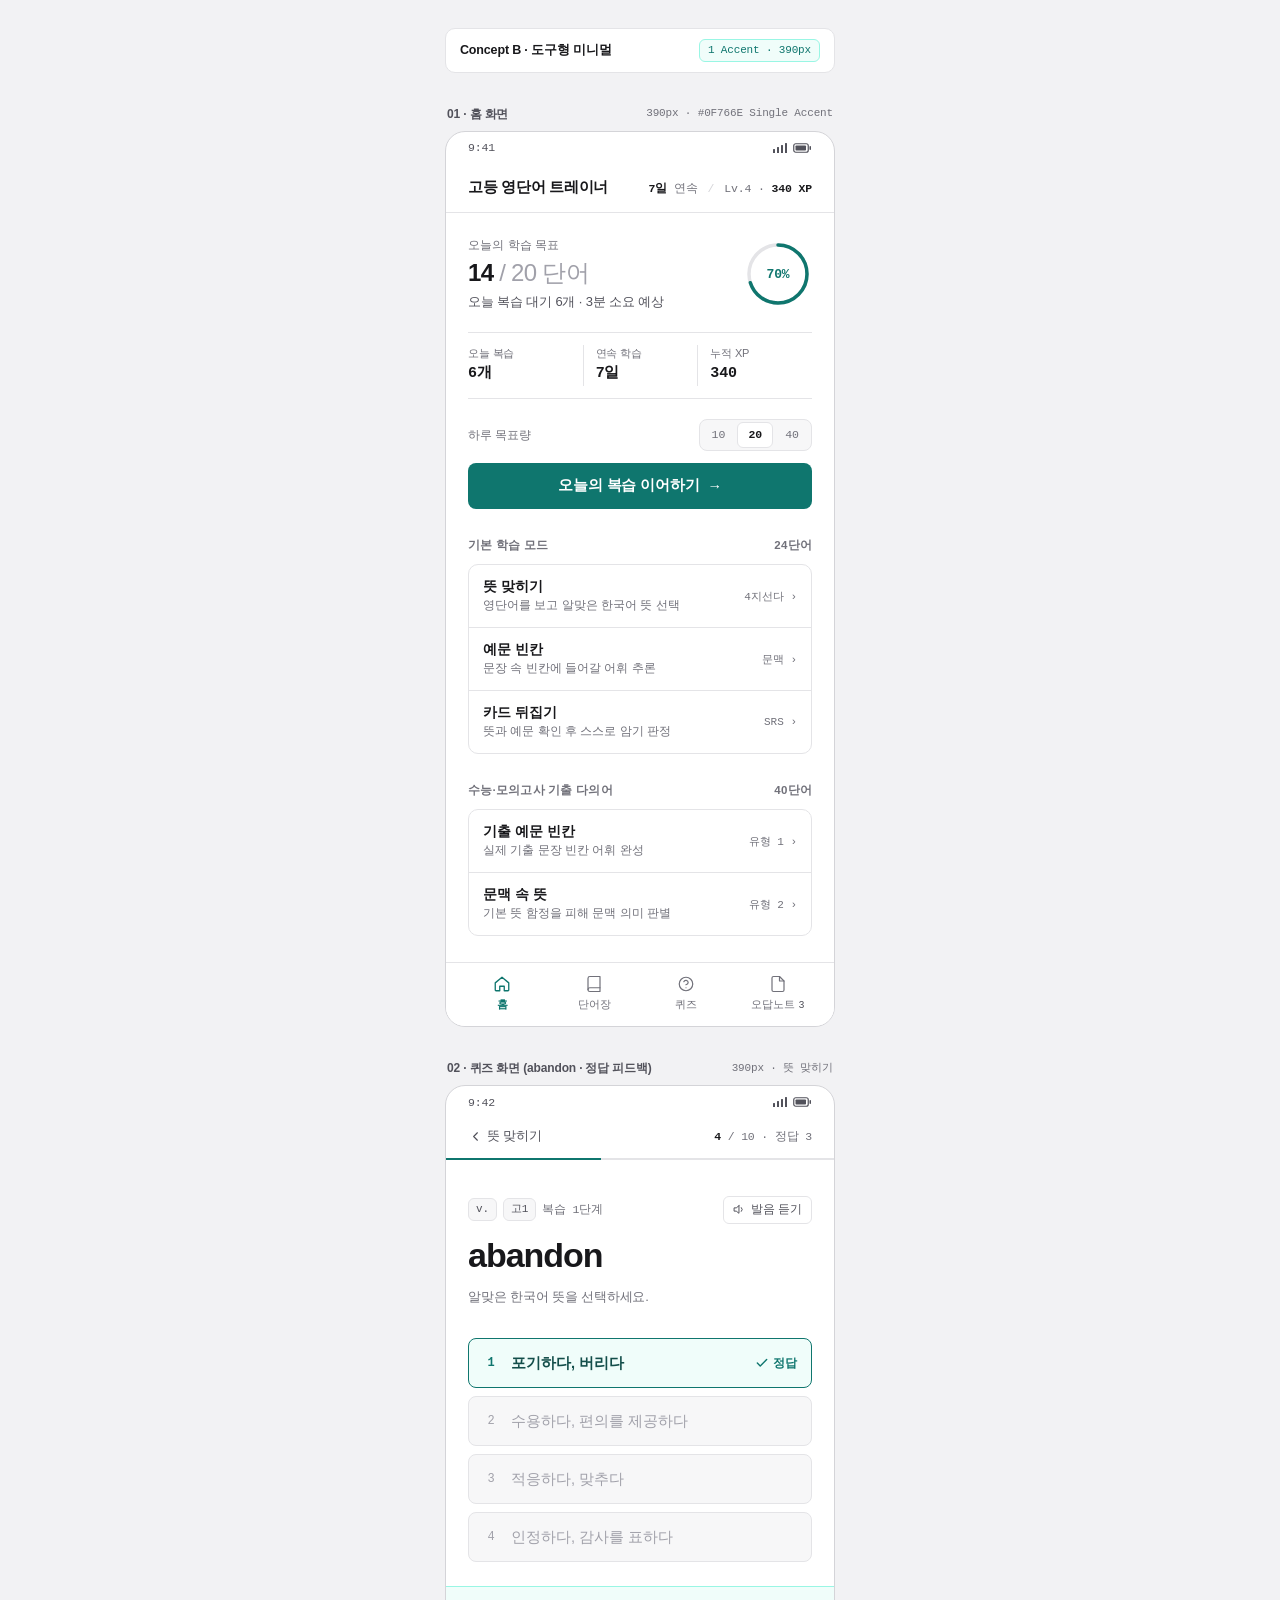
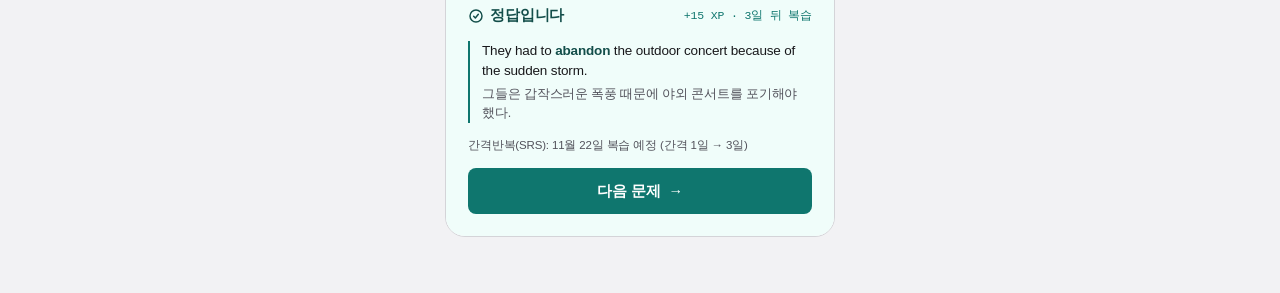
<file: design-mockups/concept-b.html>
<!DOCTYPE html>
<html lang="ko">
<head>
  <meta charset="UTF-8" />
  <meta name="viewport" content="width=device-width, initial-scale=1.0" />
  <title>Concept B · 도구형 미니멀 — 고등 영단어 트레이너 시안 (390px)</title>
  <style>
    /* ==========================================================================
       Concept B: 도구형 미니멀 (Calm Swiss Utility)
       - 레퍼런스: Things 3 · Linear (Light) · Notion · Modern Anki
       - 원칙: 유채색 단 1개(#0F766E)만 절제 · 여백 위주 · 그라데이션 0 · 보라 0 · 라이트 기본
       ========================================================================== */
    :root {
      /* Pure Achromatic Neutrals */
      --canvas: #F2F2F4;
      --bg: #FFFFFF;
      --surface-subtle: #F7F7F8;
      --hairline: #E4E4E7;
      --hairline-strong: #D4D4D8;
      --ink-1: #18181B;
      --ink-2: #52525B;
      --ink-3: #71717A;
      --ink-4: #A1A1AA;

      /* Single Restrained Accent Hue (Deep Teal — Hue ~175deg) */
      --accent: #0F766E;
      --accent-hover: #115E59;
      --accent-wash: #F0FDFA;
      --accent-line: #99F6E4;
      --accent-ink: #134E4A;

      /* Typography */
      --font-sans: -apple-system, BlinkMacSystemFont, "Apple SD Gothic Neo", "Noto Sans KR", "Malgun Gothic", "Segoe UI", sans-serif;
      --font-mono: ui-monospace, "SF Mono", Menlo, Consolas, monospace;

      /* Geometry */
      --r-box: 10px;
      --r-btn: 8px;
      --r-tag: 6px;
    }

    *, *::before, *::after {
      box-sizing: border-box;
      margin: 0;
      padding: 0;
    }

    html {
      font-size: 16px;
      -webkit-text-size-adjust: 100%;
    }

    body {
      font-family: var(--font-sans);
      background: var(--canvas);
      color: var(--ink-1);
      line-height: 1.5;
      letter-spacing: -0.01em;
      word-break: keep-all;
      padding: 28px 0 56px;
    }

    .mockup-stage {
      width: 100%;
      max-width: 390px;
      margin: 0 auto;
      display: flex;
      flex-direction: column;
      gap: 32px;
    }

    .mockup-banner {
      display: flex;
      align-items: center;
      justify-content: space-between;
      padding: 10px 14px;
      background: var(--bg);
      border: 1px solid var(--hairline);
      border-radius: var(--r-box);
    }

    .mockup-banner-title {
      font-size: 12.5px;
      font-weight: 600;
      color: var(--ink-1);
    }

    .mockup-banner-tag {
      font-family: var(--font-mono);
      font-size: 11px;
      font-weight: 500;
      color: var(--accent);
      background: var(--accent-wash);
      border: 1px solid var(--accent-line);
      padding: 2px 8px;
      border-radius: var(--r-tag);
      white-space: nowrap;
      flex-shrink: 0;
    }

    .screen-label {
      display: flex;
      align-items: center;
      justify-content: space-between;
      margin-bottom: 8px;
      padding: 0 2px;
    }

    .screen-label strong {
      font-size: 12px;
      font-weight: 600;
      color: var(--ink-2);
    }

    .screen-label span {
      font-family: var(--font-mono);
      font-size: 11px;
      color: var(--ink-3);
    }

    /* 390px Mobile Frame */
    .phone-frame {
      width: 100%;
      max-width: 390px;
      background: var(--bg);
      border: 1px solid var(--hairline-strong);
      border-radius: 20px;
      overflow: hidden;
    }

    /* Status Bar */
    .status-bar {
      display: flex;
      align-items: center;
      justify-content: space-between;
      height: 32px;
      padding: 0 22px;
      font-family: var(--font-mono);
      font-size: 11.5px;
      font-weight: 500;
      color: var(--ink-2);
    }

    .status-icons {
      display: flex;
      align-items: center;
      gap: 6px;
    }

    /* ==========================================================================
       SCREEN 01: HOME
       ========================================================================== */
    .topbar {
      display: flex;
      align-items: baseline;
      justify-content: space-between;
      gap: 12px;
      padding: 12px 22px 14px;
      border-bottom: 1px solid var(--hairline);
    }

    .app-title {
      font-size: 15px;
      font-weight: 600;
      letter-spacing: -0.02em;
      color: var(--ink-1);
    }

    .meta-inline {
      display: flex;
      align-items: center;
      gap: 10px;
      font-family: var(--font-mono);
      font-size: 11.5px;
      color: var(--ink-3);
      font-variant-numeric: tabular-nums;
      white-space: nowrap;
    }

    .meta-inline strong {
      color: var(--ink-1);
      font-weight: 600;
    }

    .meta-sep {
      color: var(--hairline-strong);
    }

    .screen-body {
      padding: 24px 22px 26px;
      display: flex;
      flex-direction: column;
      gap: 28px;
    }

    /* Calm Goal Summary (Zero heavy card wrapper, pure breathing space) */
    .goal-section {
      display: flex;
      flex-direction: column;
      gap: 20px;
    }

    .goal-header {
      display: flex;
      align-items: center;
      justify-content: space-between;
      gap: 16px;
    }

    .goal-copy {
      display: flex;
      flex-direction: column;
      gap: 4px;
    }

    .kicker {
      font-size: 11.5px;
      font-weight: 500;
      color: var(--ink-3);
      letter-spacing: 0.01em;
    }

    .goal-headline {
      font-size: 24px;
      font-weight: 600;
      line-height: 1.25;
      letter-spacing: -0.03em;
      color: var(--ink-1);
      font-variant-numeric: tabular-nums;
    }

    .goal-headline span {
      color: var(--ink-4);
      font-weight: 400;
    }

    .goal-sub {
      font-size: 13px;
      color: var(--ink-2);
    }

    /* Ultra-thin Precision Progress Ring */
    .ring-wrap {
      position: relative;
      width: 68px;
      height: 68px;
      flex-shrink: 0;
    }

    .ring-svg {
      width: 68px;
      height: 68px;
      transform: rotate(-90deg);
    }

    .ring-bg {
      fill: none;
      stroke: var(--hairline);
      stroke-width: 3.5;
    }

    .ring-fg {
      fill: none;
      stroke: var(--accent);
      stroke-width: 3.5;
      stroke-linecap: round;
      /* r=29 -> circumference=182.21, 70% -> offset=54.66 */
      stroke-dasharray: 182.21;
      stroke-dashoffset: 54.66;
    }

    .ring-val {
      position: absolute;
      inset: 0;
      display: flex;
      align-items: center;
      justify-content: center;
      font-family: var(--font-mono);
      font-size: 13px;
      font-weight: 600;
      color: var(--accent);
      font-variant-numeric: tabular-nums;
    }

    /* Quiet Metrics Strip */
    .metric-strip {
      display: grid;
      grid-template-columns: repeat(3, 1fr);
      border-top: 1px solid var(--hairline);
      border-bottom: 1px solid var(--hairline);
      padding: 12px 0;
    }

    .metric-cell {
      display: flex;
      flex-direction: column;
      gap: 2px;
      padding-right: 10px;
    }

    .metric-cell + .metric-cell {
      border-left: 1px solid var(--hairline);
      padding-left: 12px;
    }

    .metric-label {
      font-size: 11px;
      color: var(--ink-3);
    }

    .metric-num {
      font-family: var(--font-mono);
      font-size: 15px;
      font-weight: 600;
      color: var(--ink-1);
      font-variant-numeric: tabular-nums;
    }

    /* Goal Target Segmented Control + Single Accent CTA */
    .goal-controls {
      display: flex;
      flex-direction: column;
      gap: 12px;
    }

    .segment-row {
      display: flex;
      align-items: center;
      justify-content: space-between;
      gap: 10px;
    }

    .segment-label {
      font-size: 12px;
      color: var(--ink-3);
    }

    .segmented {
      display: inline-flex;
      padding: 2px;
      background: var(--surface-subtle);
      border: 1px solid var(--hairline);
      border-radius: var(--r-btn);
      gap: 2px;
    }

    .seg-btn {
      height: 26px;
      padding: 0 10px;
      border: none;
      border-radius: 6px;
      background: transparent;
      color: var(--ink-3);
      font-family: var(--font-mono);
      font-size: 11.5px;
      font-weight: 500;
      cursor: pointer;
    }

    .seg-btn.is-active {
      background: var(--bg);
      color: var(--ink-1);
      font-weight: 600;
      border: 1px solid var(--hairline);
    }

    .btn-primary {
      display: flex;
      align-items: center;
      justify-content: center;
      gap: 8px;
      width: 100%;
      height: 46px;
      border: none;
      border-radius: var(--r-btn);
      background: var(--accent);
      color: #FFFFFF;
      font-size: 14.5px;
      font-weight: 600;
      letter-spacing: -0.01em;
      cursor: pointer;
    }

    .btn-primary:hover {
      background: var(--accent-hover);
    }

    /* Study Modes (Low-Density Hairline List, All 5 Modes) */
    .mode-group {
      display: flex;
      flex-direction: column;
      gap: 10px;
    }

    .group-title {
      display: flex;
      align-items: center;
      justify-content: space-between;
      font-size: 11.5px;
      font-weight: 600;
      color: var(--ink-3);
      letter-spacing: 0.02em;
    }

    .mode-list {
      border: 1px solid var(--hairline);
      border-radius: var(--r-box);
      overflow: hidden;
      background: var(--bg);
    }

    .mode-row {
      display: flex;
      align-items: center;
      justify-content: space-between;
      gap: 12px;
      width: 100%;
      padding: 13px 14px;
      border: none;
      background: transparent;
      text-align: left;
      cursor: pointer;
    }

    .mode-row + .mode-row {
      border-top: 1px solid var(--hairline);
    }

    .mode-row:hover {
      background: var(--surface-subtle);
    }

    .mode-row-left {
      display: flex;
      flex-direction: column;
      gap: 1px;
      min-width: 0;
    }

    .mode-row-title {
      font-size: 14px;
      font-weight: 600;
      color: var(--ink-1);
    }

    .mode-row-desc {
      font-size: 12px;
      color: var(--ink-3);
    }

    .mode-row-right {
      display: flex;
      align-items: center;
      gap: 6px;
      font-family: var(--font-mono);
      font-size: 11px;
      color: var(--ink-3);
      flex-shrink: 0;
    }

    /* Bottom Navigation */
    .bottom-nav {
      display: grid;
      grid-template-columns: repeat(4, 1fr);
      border-top: 1px solid var(--hairline);
      background: var(--bg);
      padding: 8px 10px 10px;
    }

    .nav-btn {
      display: flex;
      flex-direction: column;
      align-items: center;
      gap: 4px;
      padding: 4px 0;
      border: none;
      background: transparent;
      color: var(--ink-3);
      font-size: 11px;
      font-weight: 500;
      cursor: pointer;
    }

    .nav-btn.is-active {
      color: var(--accent);
      font-weight: 600;
    }

    .nav-count {
      font-family: var(--font-mono);
      font-size: 10px;
      color: var(--ink-2);
    }

    /* ==========================================================================
       SCREEN 02: QUIZ (abandon + 4 Choices + Single-Accent Feedback)
       ========================================================================== */
    .quiz-head {
      padding: 10px 22px 12px;
      display: flex;
      align-items: center;
      justify-content: space-between;
      gap: 12px;
    }

    .text-back {
      display: inline-flex;
      align-items: center;
      gap: 4px;
      border: none;
      background: transparent;
      color: var(--ink-2);
      font-size: 12.5px;
      font-weight: 500;
      cursor: pointer;
    }

    .quiz-head-meta {
      font-family: var(--font-mono);
      font-size: 11.5px;
      color: var(--ink-3);
      font-variant-numeric: tabular-nums;
    }

    .quiz-head-meta strong {
      color: var(--ink-1);
      font-weight: 600;
    }

    /* Razor-thin 2px Progress Line */
    .thin-progress {
      width: 100%;
      height: 2px;
      background: var(--hairline);
    }

    .thin-progress-fill {
      width: 40%;
      height: 100%;
      background: var(--accent);
    }

    .quiz-body {
      padding: 28px 22px 24px;
      display: flex;
      flex-direction: column;
      gap: 28px;
    }

    /* Spacious Word Focus Area */
    .word-focus {
      display: flex;
      flex-direction: column;
      gap: 12px;
      padding: 8px 0 4px;
    }

    .word-meta-bar {
      display: flex;
      align-items: center;
      justify-content: space-between;
      gap: 8px;
    }

    .word-tags {
      display: flex;
      align-items: center;
      gap: 6px;
      font-family: var(--font-mono);
      font-size: 11.5px;
      color: var(--ink-3);
    }

    .quiet-tag {
      padding: 2px 7px;
      border-radius: var(--r-tag);
      background: var(--surface-subtle);
      border: 1px solid var(--hairline);
      color: var(--ink-2);
      font-size: 11px;
      font-weight: 500;
    }

    .speak-link {
      display: inline-flex;
      align-items: center;
      gap: 5px;
      height: 28px;
      padding: 0 9px;
      border-radius: var(--r-tag);
      border: 1px solid var(--hairline);
      background: var(--bg);
      color: var(--ink-2);
      font-size: 11.5px;
      font-weight: 500;
      cursor: pointer;
    }

    .target-word {
      font-size: 34px;
      font-weight: 600;
      line-height: 1.15;
      letter-spacing: -0.03em;
      color: var(--ink-1);
    }

    .prompt-sub {
      font-size: 13px;
      color: var(--ink-3);
    }

    /* Flat Minimal 4 Choices */
    .choices {
      display: flex;
      flex-direction: column;
      gap: 8px;
    }

    .choice {
      display: flex;
      align-items: center;
      gap: 12px;
      width: 100%;
      min-height: 50px;
      padding: 12px 14px;
      border-radius: var(--r-btn);
      border: 1px solid var(--hairline);
      background: var(--bg);
      color: var(--ink-1);
      font-size: 14.5px;
      font-weight: 500;
      text-align: left;
      cursor: pointer;
    }

    .choice-idx {
      font-family: var(--font-mono);
      font-size: 12px;
      font-weight: 500;
      color: var(--ink-3);
      width: 16px;
      text-align: center;
      flex-shrink: 0;
    }

    /* Single-Accent Correct State */
    .choice.is-correct {
      background: var(--accent-wash);
      border: 1.5px solid var(--accent);
      color: var(--accent-ink);
      font-weight: 600;
    }

    .choice.is-correct .choice-idx {
      color: var(--accent);
      font-weight: 600;
    }

    .choice-status {
      margin-left: auto;
      display: inline-flex;
      align-items: center;
      gap: 4px;
      font-size: 12px;
      font-weight: 600;
      color: var(--accent);
    }

    .choice.is-muted {
      color: var(--ink-4);
      border-color: var(--hairline);
      background: var(--surface-subtle);
    }

    .choice.is-muted .choice-idx {
      color: var(--ink-4);
    }

    /* Calm Single-Accent Feedback Sheet */
    .feedback-sheet {
      border-top: 1px solid var(--accent-line);
      background: var(--accent-wash);
      padding: 18px 22px 22px;
      display: flex;
      flex-direction: column;
      gap: 14px;
    }

    .feedback-head {
      display: flex;
      align-items: center;
      justify-content: space-between;
      gap: 8px;
    }

    .feedback-verdict {
      display: inline-flex;
      align-items: center;
      gap: 6px;
      font-size: 14.5px;
      font-weight: 600;
      color: var(--accent-ink);
    }

    .feedback-meta {
      font-family: var(--font-mono);
      font-size: 11.5px;
      font-weight: 500;
      color: var(--accent);
      font-variant-numeric: tabular-nums;
    }

    .feedback-example {
      display: flex;
      flex-direction: column;
      gap: 4px;
      padding-left: 12px;
      border-left: 2px solid var(--accent);
    }

    .ex-en {
      font-size: 13.5px;
      line-height: 1.5;
      color: var(--ink-1);
    }

    .ex-en strong {
      font-weight: 600;
      color: var(--accent-ink);
    }

    .ex-ko {
      font-size: 12.5px;
      color: var(--ink-2);
    }

    .feedback-srs {
      font-size: 11.5px;
      color: var(--ink-2);
    }

    @media (max-width: 420px) {
      body {
        padding: 0;
        background: var(--bg);
      }
      .mockup-stage {
        gap: 20px;
      }
      .mockup-banner,
      .screen-label {
        margin-left: 14px;
        margin-right: 14px;
      }
      .mockup-banner {
        margin-top: 12px;
      }
      .phone-frame {
        border-radius: 0;
        border-left: none;
        border-right: none;
      }
    }
  </style>
</head>
<body>
  <div class="mockup-stage">
    <div class="mockup-banner">
      <span class="mockup-banner-title">Concept B · 도구형 미니멀</span>
      <span class="mockup-banner-tag">1 Accent · 390px</span>
    </div>

    <!-- ====================================================================
         01. 홈 화면 (Home Screen)
         ==================================================================== -->
    <section aria-label="컨셉 B 홈 화면 시안">
      <div class="screen-label">
        <strong>01 · 홈 화면</strong>
        <span>390px · #0F766E Single Accent</span>
      </div>

      <div class="phone-frame">
        <!-- Status Bar -->
        <div class="status-bar" aria-hidden="true">
          <span>9:41</span>
          <div class="status-icons">
            <svg width="14" height="10" viewBox="0 0 14 10" fill="currentColor">
              <rect x="0" y="6" width="2" height="4" rx="0.5"/>
              <rect x="4" y="4" width="2" height="6" rx="0.5"/>
              <rect x="8" y="2" width="2" height="8" rx="0.5"/>
              <rect x="12" y="0" width="2" height="10" rx="0.5"/>
            </svg>
            <svg width="19" height="10" viewBox="0 0 19 10" fill="none">
              <rect x="0.75" y="0.75" width="14.5" height="8.5" rx="2" stroke="currentColor" stroke-width="1.2"/>
              <rect x="2.5" y="2.5" width="10.5" height="5" rx="0.8" fill="currentColor"/>
              <rect x="16.5" y="3" width="1.5" height="4" rx="0.75" fill="currentColor"/>
            </svg>
          </div>
        </div>

        <!-- Quiet Header -->
        <header class="topbar">
          <h1 class="app-title">고등 영단어 트레이너</h1>
          <div class="meta-inline" aria-label="7일 연속 학습, 레벨 4, 340 XP">
            <span><strong>7일</strong> 연속</span>
            <span class="meta-sep" aria-hidden="true">/</span>
            <span>Lv.4 · <strong>340 XP</strong></span>
          </div>
        </header>

        <div class="screen-body">
          <!-- Today's Goal & Precision Ring -->
          <div class="goal-section">
            <div class="goal-header">
              <div class="goal-copy">
                <span class="kicker">오늘의 학습 목표</span>
                <h2 class="goal-headline">14 <span>/ 20 단어</span></h2>
                <p class="goal-sub">오늘 복습 대기 6개 · 3분 소요 예상</p>
              </div>
              <div class="ring-wrap" role="img" aria-label="오늘 목표 70% 달성">
                <svg class="ring-svg" viewBox="0 0 68 68">
                  <circle class="ring-bg" cx="34" cy="34" r="29" />
                  <circle class="ring-fg" cx="34" cy="34" r="29" />
                </svg>
                <span class="ring-val">70%</span>
              </div>
            </div>

            <!-- Quiet 3-Column Metrics -->
            <div class="metric-strip">
              <div class="metric-cell">
                <span class="metric-label">오늘 복습</span>
                <span class="metric-num">6개</span>
              </div>
              <div class="metric-cell">
                <span class="metric-label">연속 학습</span>
                <span class="metric-num">7일</span>
              </div>
              <div class="metric-cell">
                <span class="metric-label">누적 XP</span>
                <span class="metric-num">340</span>
              </div>
            </div>

            <!-- Goal Target + Single Primary Action -->
            <div class="goal-controls">
              <div class="segment-row">
                <span class="segment-label">하루 목표량</span>
                <div class="segmented" role="group" aria-label="하루 목표 단어 수">
                  <button class="seg-btn" type="button">10</button>
                  <button class="seg-btn is-active" type="button">20</button>
                  <button class="seg-btn" type="button">40</button>
                </div>
              </div>
              <button class="btn-primary" type="button">
                <span>오늘의 복습 이어하기</span>
                <span aria-hidden="true">→</span>
              </button>
            </div>
          </div>

          <!-- Study Modes: Basic 3 -->
          <div class="mode-group">
            <div class="group-title">
              <span>기본 학습 모드</span>
              <span>24단어</span>
            </div>
            <div class="mode-list">
              <button class="mode-row" type="button">
                <div class="mode-row-left">
                  <span class="mode-row-title">뜻 맞히기</span>
                  <span class="mode-row-desc">영단어를 보고 알맞은 한국어 뜻 선택</span>
                </div>
                <span class="mode-row-right">4지선다 ›</span>
              </button>
              <button class="mode-row" type="button">
                <div class="mode-row-left">
                  <span class="mode-row-title">예문 빈칸</span>
                  <span class="mode-row-desc">문장 속 빈칸에 들어갈 어휘 추론</span>
                </div>
                <span class="mode-row-right">문맥 ›</span>
              </button>
              <button class="mode-row" type="button">
                <div class="mode-row-left">
                  <span class="mode-row-title">카드 뒤집기</span>
                  <span class="mode-row-desc">뜻과 예문 확인 후 스스로 암기 판정</span>
                </div>
                <span class="mode-row-right">SRS ›</span>
              </button>
            </div>
          </div>

          <!-- Study Modes: Exam 2 -->
          <div class="mode-group">
            <div class="group-title">
              <span>수능·모의고사 기출 다의어</span>
              <span>40단어</span>
            </div>
            <div class="mode-list">
              <button class="mode-row" type="button">
                <div class="mode-row-left">
                  <span class="mode-row-title">기출 예문 빈칸</span>
                  <span class="mode-row-desc">실제 기출 문장 빈칸 어휘 완성</span>
                </div>
                <span class="mode-row-right">유형 1 ›</span>
              </button>
              <button class="mode-row" type="button">
                <div class="mode-row-left">
                  <span class="mode-row-title">문맥 속 뜻</span>
                  <span class="mode-row-desc">기본 뜻 함정을 피해 문맥 의미 판별</span>
                </div>
                <span class="mode-row-right">유형 2 ›</span>
              </button>
            </div>
          </div>
        </div>

        <!-- Minimal Bottom Nav -->
        <nav class="bottom-nav" aria-label="하단 메뉴">
          <button class="nav-btn is-active" type="button">
            <svg width="18" height="18" viewBox="0 0 24 24" fill="none" stroke="currentColor" stroke-width="1.75" stroke-linecap="round" stroke-linejoin="round"><path d="M3 10.5L12 3l9 7.5V20a1 1 0 0 1-1 1h-5v-6H9v6H4a1 1 0 0 1-1-1z"/></svg>
            <span>홈</span>
          </button>
          <button class="nav-btn" type="button">
            <svg width="18" height="18" viewBox="0 0 24 24" fill="none" stroke="currentColor" stroke-width="1.6" stroke-linecap="round" stroke-linejoin="round"><path d="M4 19.5A2.5 2.5 0 0 1 6.5 17H20"/><path d="M6.5 2H20v20H6.5A2.5 2.5 0 0 1 4 19.5v-15A2.5 2.5 0 0 1 6.5 2z"/></svg>
            <span>단어장</span>
          </button>
          <button class="nav-btn" type="button">
            <svg width="18" height="18" viewBox="0 0 24 24" fill="none" stroke="currentColor" stroke-width="1.6" stroke-linecap="round" stroke-linejoin="round"><circle cx="12" cy="12" r="9"/><path d="M9.1 9a3 3 0 0 1 5.8 1c0 2-3 3-3 3"/><line x1="12" y1="17" x2="12.01" y2="17"/></svg>
            <span>퀴즈</span>
          </button>
          <button class="nav-btn" type="button">
            <svg width="18" height="18" viewBox="0 0 24 24" fill="none" stroke="currentColor" stroke-width="1.6" stroke-linecap="round" stroke-linejoin="round"><path d="M14 2H6a2 2 0 0 0-2 2v16a2 2 0 0 0 2 2h12a2 2 0 0 0 2-2V8z"/><polyline points="14 2 14 8 20 8"/></svg>
            <span>오답노트 <span class="nav-count">3</span></span>
          </button>
        </nav>
      </div>
    </section>

    <!-- ====================================================================
         02. 퀴즈 화면 (Quiz Screen — abandon)
         ==================================================================== -->
    <section aria-label="컨셉 B 퀴즈 화면 시안">
      <div class="screen-label">
        <strong>02 · 퀴즈 화면 (abandon · 정답 피드백)</strong>
        <span>390px · 뜻 맞히기</span>
      </div>

      <div class="phone-frame">
        <!-- Status Bar -->
        <div class="status-bar" aria-hidden="true">
          <span>9:42</span>
          <div class="status-icons">
            <svg width="14" height="10" viewBox="0 0 14 10" fill="currentColor">
              <rect x="0" y="6" width="2" height="4" rx="0.5"/>
              <rect x="4" y="4" width="2" height="6" rx="0.5"/>
              <rect x="8" y="2" width="2" height="8" rx="0.5"/>
              <rect x="12" y="0" width="2" height="10" rx="0.5"/>
            </svg>
            <svg width="19" height="10" viewBox="0 0 19 10" fill="none">
              <rect x="0.75" y="0.75" width="14.5" height="8.5" rx="2" stroke="currentColor" stroke-width="1.2"/>
              <rect x="2.5" y="2.5" width="10.5" height="5" rx="0.8" fill="currentColor"/>
              <rect x="16.5" y="3" width="1.5" height="4" rx="0.75" fill="currentColor"/>
            </svg>
          </div>
        </div>

        <!-- Quiz Header + Razor-Thin 2px Progress -->
        <div class="quiz-head">
          <button class="text-back" type="button">
            <svg width="15" height="15" viewBox="0 0 24 24" fill="none" stroke="currentColor" stroke-width="1.8" stroke-linecap="round" stroke-linejoin="round"><polyline points="15 18 9 12 15 6"/></svg>
            <span>뜻 맞히기</span>
          </button>
          <span class="quiz-head-meta"><strong>4</strong> / 10 · 정답 3</span>
        </div>
        <div class="thin-progress" role="progressbar" aria-valuenow="4" aria-valuemin="0" aria-valuemax="10">
          <div class="thin-progress-fill"></div>
        </div>

        <div class="quiz-body">
          <!-- Calm Word Area -->
          <div class="word-focus">
            <div class="word-meta-bar">
              <div class="word-tags">
                <span class="quiet-tag">v.</span>
                <span class="quiet-tag">고1</span>
                <span>복습 1단계</span>
              </div>
              <button class="speak-link" type="button">
                <svg width="13" height="13" viewBox="0 0 24 24" fill="none" stroke="currentColor" stroke-width="1.8" stroke-linecap="round" stroke-linejoin="round"><polygon points="11 5 6 9 2 9 2 15 6 15 11 19 11 5"/><path d="M15.5 8.5a5 5 0 0 1 0 7"/></svg>
                <span>발음 듣기</span>
              </button>
            </div>
            <h2 class="target-word">abandon</h2>
            <p class="prompt-sub">알맞은 한국어 뜻을 선택하세요.</p>
          </div>

          <!-- 4 Minimal Flat Choices -->
          <div class="choices" role="group" aria-label="한국어 뜻 4지선다">
            <button class="choice is-correct" type="button">
              <span class="choice-idx">1</span>
              <span>포기하다, 버리다</span>
              <span class="choice-status">
                <svg width="14" height="14" viewBox="0 0 24 24" fill="none" stroke="currentColor" stroke-width="2.4" stroke-linecap="round" stroke-linejoin="round"><polyline points="20 6 9 17 4 12"/></svg>
                정답
              </span>
            </button>

            <button class="choice is-muted" type="button">
              <span class="choice-idx">2</span>
              <span>수용하다, 편의를 제공하다</span>
            </button>

            <button class="choice is-muted" type="button">
              <span class="choice-idx">3</span>
              <span>적응하다, 맞추다</span>
            </button>

            <button class="choice is-muted" type="button">
              <span class="choice-idx">4</span>
              <span>인정하다, 감사를 표하다</span>
            </button>
          </div>
        </div>

        <!-- Calm Single-Accent Feedback Sheet -->
        <div class="feedback-sheet" role="status">
          <div class="feedback-head">
            <span class="feedback-verdict">
              <svg width="16" height="16" viewBox="0 0 24 24" fill="none" stroke="currentColor" stroke-width="2.2" stroke-linecap="round" stroke-linejoin="round"><circle cx="12" cy="12" r="9"/><polyline points="8.5 12.5 11 15 15.5 9.5"/></svg>
              정답입니다
            </span>
            <span class="feedback-meta">+15 XP · 3일 뒤 복습</span>
          </div>

          <div class="feedback-example">
            <p class="ex-en">They had to <strong>abandon</strong> the outdoor concert because of the sudden storm.</p>
            <p class="ex-ko">그들은 갑작스러운 폭풍 때문에 야외 콘서트를 포기해야 했다.</p>
          </div>

          <p class="feedback-srs">간격반복(SRS): 11월 22일 복습 예정 (간격 1일 → 3일)</p>

          <button class="btn-primary" type="button">
            <span>다음 문제</span>
            <span aria-hidden="true">→</span>
          </button>
        </div>
      </div>
    </section>
  </div>
</body>
</html>
</file>
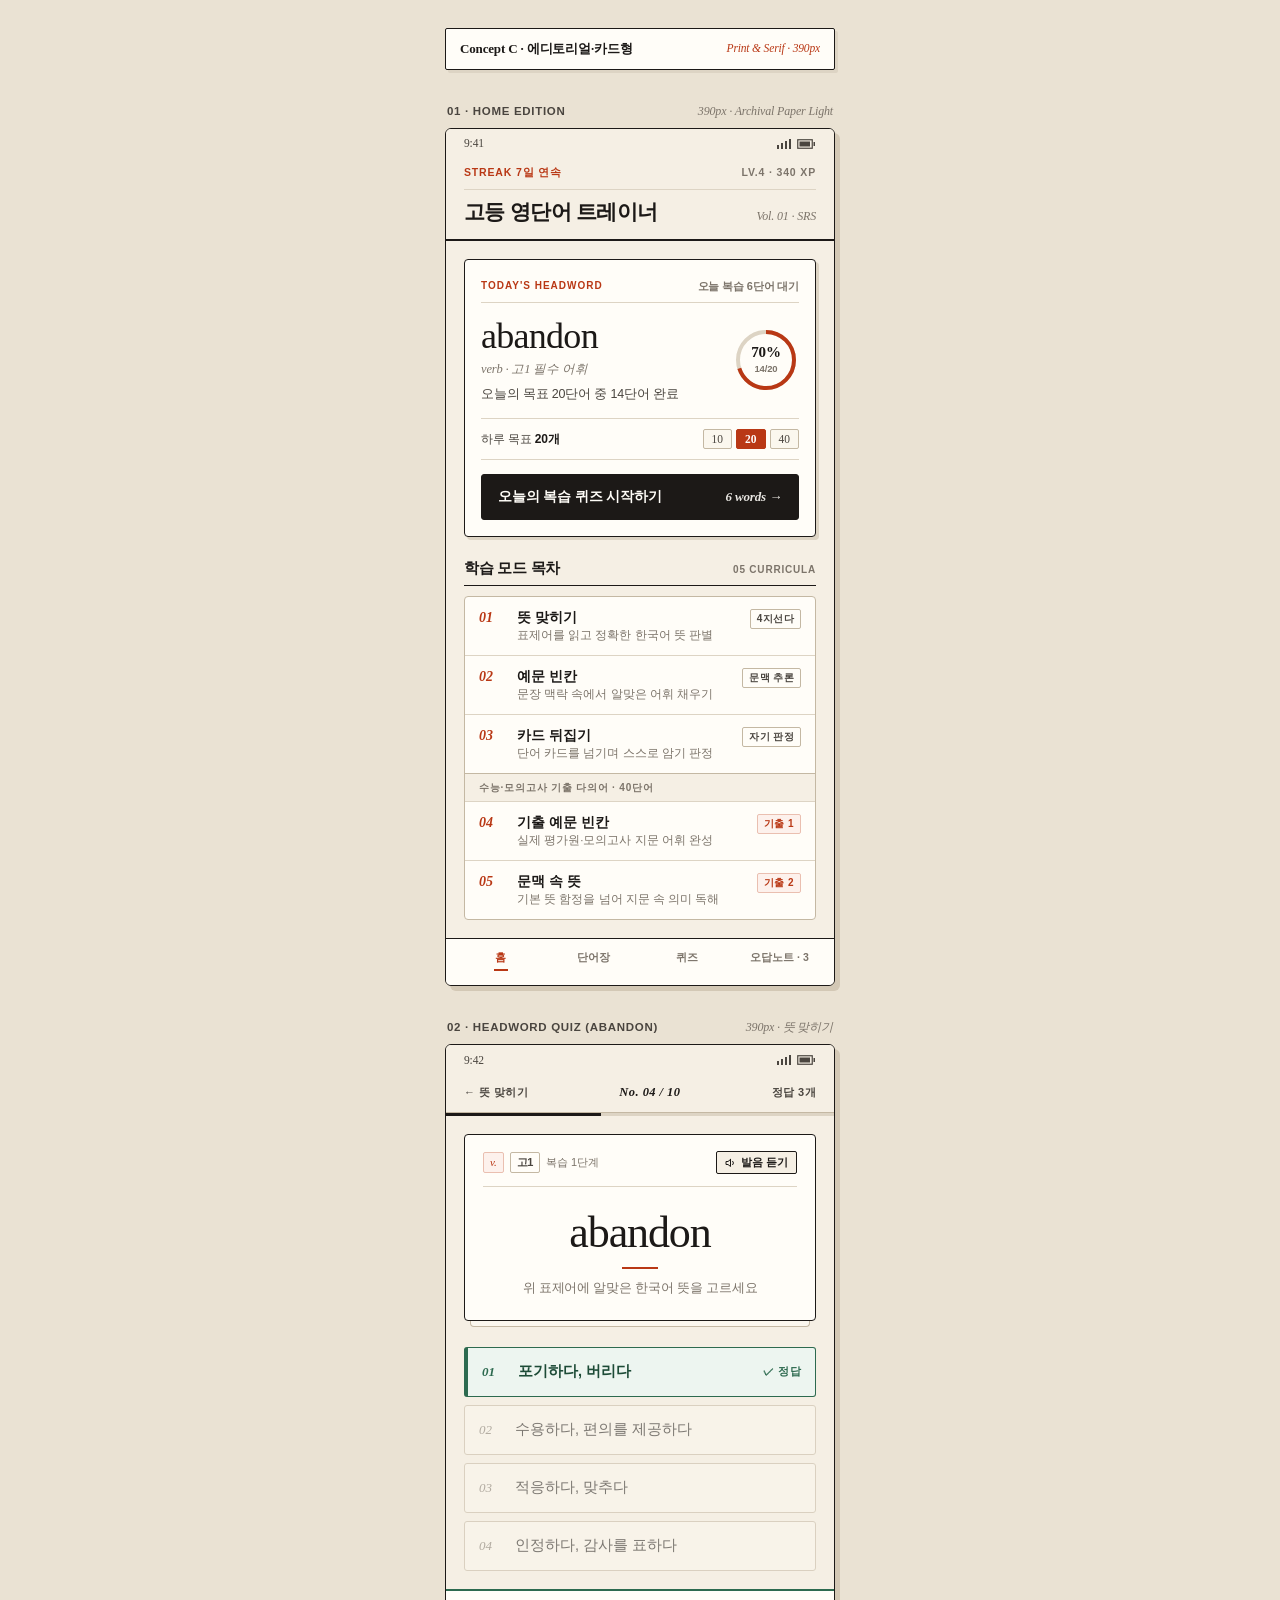
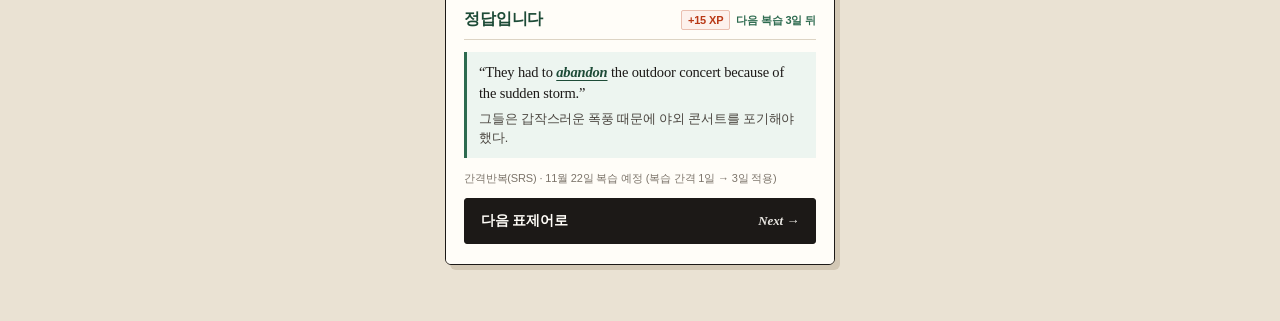
<file: design-mockups/concept-c.html>
<!DOCTYPE html>
<html lang="ko">
<head>
  <meta charset="UTF-8" />
  <meta name="viewport" content="width=device-width, initial-scale=1.0" />
  <title>Concept C · 에디토리얼·카드형 — 고등 영단어 트레이너 시안 (390px)</title>
  <style>
    /* ==========================================================================
       Concept C: 에디토리얼·카드형 (Literary Print & Typographic Card)
       - 레퍼런스: Vocabulary.com · Readwise Reader · NYT Games · Kinfolk Editorial
       - 원칙: 큰 세리프 타이포 · 잡지식 룰 위계 · 단어 자체가 주인공 · 그라데이션 0 · 보라 0
       ========================================================================== */
    :root {
      /* Paper & Ink */
      --stage-bg: #EAE2D3;
      --paper: #F5EFE4;
      --card: #FFFDF8;
      --card-tint: #FBF7EE;
      --rule-light: #DDD4C4;
      --rule-mid: #C4B8A3;
      --ink: #1C1917;
      --ink-2: #4A453F;
      --ink-3: #7C746A;

      /* Editorial Stamp Accent (Vermilion Terracotta) */
      --vermilion: #B93815;
      --vermilion-dark: #942B0E;
      --vermilion-soft: #FDF1EC;
      --vermilion-line: #EABFB0;

      /* Literary Correct Accent (Bookbinding Sage Green) */
      --sage: #2D6A4F;
      --sage-soft: #EDF5F0;
      --sage-line: #B8D4C4;
      --sage-ink: #1D4B37;

      /* Typography */
      --font-serif-en: Georgia, "Iowan Old Style", "Palatino Linotype", "Times New Roman", serif;
      --font-serif-ko: "AppleMyungjo", "Batang", "Noto Serif KR", Georgia, serif;
      --font-sans: -apple-system, BlinkMacSystemFont, "Apple SD Gothic Neo", "Noto Sans KR", "Malgun Gothic", sans-serif;

      /* Print Geometry */
      --r-card: 4px;
      --r-btn: 3px;
      --r-tag: 2px;
      --shadow-paper: 3px 3px 0 #DDD4C4;
    }

    *, *::before, *::after {
      box-sizing: border-box;
      margin: 0;
      padding: 0;
    }

    html {
      font-size: 16px;
      -webkit-text-size-adjust: 100%;
    }

    body {
      font-family: var(--font-sans);
      background: var(--stage-bg);
      color: var(--ink);
      line-height: 1.5;
      letter-spacing: -0.01em;
      word-break: keep-all;
      padding: 28px 0 56px;
    }

    .mockup-stage {
      width: 100%;
      max-width: 390px;
      margin: 0 auto;
      display: flex;
      flex-direction: column;
      gap: 32px;
    }

    .mockup-banner {
      display: flex;
      align-items: center;
      justify-content: space-between;
      padding: 10px 14px;
      background: var(--card);
      border: 1px solid var(--ink);
      border-radius: var(--r-tag);
      box-shadow: var(--shadow-paper);
    }

    .mockup-banner-title {
      font-family: var(--font-serif-ko);
      font-size: 13px;
      font-weight: 700;
      color: var(--ink);
    }

    .mockup-banner-tag {
      font-family: var(--font-serif-en);
      font-style: italic;
      font-size: 11.5px;
      color: var(--vermilion);
    }

    .screen-label {
      display: flex;
      align-items: baseline;
      justify-content: space-between;
      margin-bottom: 8px;
      padding: 0 2px;
    }

    .screen-label strong {
      font-size: 11.5px;
      font-weight: 700;
      letter-spacing: 0.06em;
      text-transform: uppercase;
      color: var(--ink-2);
    }

    .screen-label span {
      font-family: var(--font-serif-en);
      font-style: italic;
      font-size: 12px;
      color: var(--ink-3);
    }

    /* 390px Mobile Frame */
    .phone-frame {
      width: 100%;
      max-width: 390px;
      background: var(--paper);
      border: 1.5px solid var(--ink);
      border-radius: 6px;
      overflow: hidden;
      box-shadow: 5px 5px 0 #D3C8B5;
    }

    /* Status Bar */
    .status-bar {
      display: flex;
      align-items: center;
      justify-content: space-between;
      height: 30px;
      padding: 0 18px;
      background: var(--paper);
      font-family: var(--font-serif-en);
      font-size: 11.5px;
      color: var(--ink-2);
      font-variant-numeric: tabular-nums;
    }

    .status-icons {
      display: flex;
      align-items: center;
      gap: 6px;
    }

    /* ==========================================================================
       SCREEN 01: HOME (Editorial Masthead + Word-First Hero + TOC Modes)
       ========================================================================== */
    .masthead {
      padding: 6px 18px 14px;
      border-bottom: 2px solid var(--ink);
      background: var(--paper);
    }

    .issue-line {
      display: flex;
      align-items: center;
      justify-content: space-between;
      padding-bottom: 8px;
      margin-bottom: 10px;
      border-bottom: 1px solid var(--rule-light);
      font-size: 10.5px;
      font-weight: 700;
      letter-spacing: 0.08em;
      text-transform: uppercase;
      color: var(--ink-3);
      font-variant-numeric: tabular-nums;
    }

    .issue-streak {
      color: var(--vermilion);
    }

    .masthead-row {
      display: flex;
      align-items: flex-end;
      justify-content: space-between;
      gap: 8px;
    }

    .masthead-title {
      font-family: var(--font-serif-ko);
      font-size: 21px;
      font-weight: 700;
      line-height: 1.2;
      letter-spacing: -0.025em;
      color: var(--ink);
    }

    .masthead-edition {
      font-family: var(--font-serif-en);
      font-style: italic;
      font-size: 12px;
      color: var(--ink-3);
      white-space: nowrap;
    }

    .screen-body {
      padding: 18px;
      display: flex;
      flex-direction: column;
      gap: 20px;
    }

    /* Editorial Hero Card: Word Spotlight + Goal Ring */
    .editorial-card {
      background: var(--card);
      border: 1px solid var(--ink);
      border-radius: var(--r-card);
      box-shadow: var(--shadow-paper);
      padding: 18px 16px 16px;
      display: flex;
      flex-direction: column;
      gap: 14px;
    }

    .card-kicker-row {
      display: flex;
      align-items: center;
      justify-content: space-between;
      padding-bottom: 8px;
      border-bottom: 1px solid var(--rule-light);
    }

    .kicker-caps {
      font-size: 10px;
      font-weight: 700;
      letter-spacing: 0.1em;
      text-transform: uppercase;
      color: var(--vermilion);
    }

    .kicker-meta {
      font-size: 11px;
      font-weight: 600;
      color: var(--ink-3);
      font-variant-numeric: tabular-nums;
    }

    .spotlight-word-row {
      display: flex;
      align-items: center;
      justify-content: space-between;
      gap: 12px;
    }

    .spotlight-left {
      min-width: 0;
    }

    .spotlight-headword {
      font-family: var(--font-serif-en);
      font-size: 36px;
      font-weight: 400;
      line-height: 1.08;
      letter-spacing: -0.02em;
      color: var(--ink);
    }

    .spotlight-pos {
      margin-top: 4px;
      font-family: var(--font-serif-en);
      font-style: italic;
      font-size: 12.5px;
      color: var(--ink-3);
    }

    .spotlight-desc {
      margin-top: 6px;
      font-size: 12.5px;
      color: var(--ink-2);
    }

    /* Editorial Progress Ring */
    .ed-ring-wrap {
      position: relative;
      width: 66px;
      height: 66px;
      flex-shrink: 0;
    }

    .ed-ring-svg {
      width: 66px;
      height: 66px;
      transform: rotate(-90deg);
    }

    .ed-ring-track {
      fill: none;
      stroke: var(--rule-light);
      stroke-width: 4;
    }

    .ed-ring-fill {
      fill: none;
      stroke: var(--vermilion);
      stroke-width: 4;
      /* r=28 -> circumference=175.93, 70% -> offset=52.78 */
      stroke-dasharray: 175.93;
      stroke-dashoffset: 52.78;
    }

    .ed-ring-center {
      position: absolute;
      inset: 0;
      display: flex;
      flex-direction: column;
      align-items: center;
      justify-content: center;
      font-variant-numeric: tabular-nums;
    }

    .ed-ring-num {
      font-family: var(--font-serif-en);
      font-size: 15px;
      font-weight: 700;
      line-height: 1;
      color: var(--ink);
    }

    .ed-ring-sub {
      font-size: 9.5px;
      font-weight: 600;
      color: var(--ink-3);
      margin-top: 2px;
    }

    .goal-bar-row {
      display: flex;
      align-items: center;
      justify-content: space-between;
      padding: 10px 0;
      border-top: 1px solid var(--rule-light);
      border-bottom: 1px solid var(--rule-light);
      gap: 8px;
    }

    .goal-stat-text {
      font-size: 12px;
      color: var(--ink-2);
      font-variant-numeric: tabular-nums;
    }

    .goal-stat-text strong {
      color: var(--ink);
      font-weight: 700;
    }

    .goal-picks {
      display: inline-flex;
      gap: 4px;
    }

    .goal-pick {
      padding: 3px 8px;
      border-radius: var(--r-tag);
      border: 1px solid var(--rule-mid);
      background: var(--card-tint);
      color: var(--ink-2);
      font-family: var(--font-serif-en);
      font-size: 11.5px;
      cursor: pointer;
    }

    .goal-pick.is-active {
      background: var(--vermilion);
      border-color: var(--vermilion);
      color: #FFFFFF;
      font-weight: 700;
    }

    /* Ink CTA Button */
    .btn-ink {
      display: flex;
      align-items: center;
      justify-content: space-between;
      width: 100%;
      height: 46px;
      padding: 0 16px;
      border: 1px solid var(--ink);
      border-radius: var(--r-btn);
      background: var(--ink);
      color: var(--card);
      font-size: 14px;
      font-weight: 600;
      letter-spacing: -0.01em;
      cursor: pointer;
    }

    .btn-ink:hover {
      background: var(--vermilion);
      border-color: var(--vermilion);
    }

    .btn-ink-right {
      font-family: var(--font-serif-en);
      font-style: italic;
      font-size: 13px;
      opacity: 0.9;
    }

    /* Editorial Table of Contents: 5 Study Modes */
    .toc-section {
      display: flex;
      flex-direction: column;
      gap: 10px;
    }

    .toc-header {
      display: flex;
      align-items: baseline;
      justify-content: space-between;
      border-bottom: 1.5px solid var(--ink);
      padding-bottom: 6px;
    }

    .toc-title {
      font-family: var(--font-serif-ko);
      font-size: 15px;
      font-weight: 700;
      color: var(--ink);
    }

    .toc-caption {
      font-size: 10px;
      font-weight: 700;
      letter-spacing: 0.08em;
      text-transform: uppercase;
      color: var(--ink-3);
    }

    .toc-list {
      display: flex;
      flex-direction: column;
      background: var(--card);
      border: 1px solid var(--rule-mid);
      border-radius: var(--r-card);
    }

    .toc-item {
      display: grid;
      grid-template-columns: 28px 1fr auto;
      align-items: baseline;
      gap: 10px;
      padding: 12px 14px;
      border: none;
      background: transparent;
      text-align: left;
      cursor: pointer;
    }

    .toc-item + .toc-item {
      border-top: 1px solid var(--rule-light);
    }

    .toc-item:hover {
      background: var(--card-tint);
    }

    .toc-num {
      font-family: var(--font-serif-en);
      font-style: italic;
      font-size: 14px;
      font-weight: 700;
      color: var(--vermilion);
    }

    .toc-content {
      display: flex;
      flex-direction: column;
      gap: 1px;
    }

    .toc-name {
      font-size: 14px;
      font-weight: 700;
      color: var(--ink);
    }

    .toc-sub {
      font-size: 11.5px;
      color: var(--ink-3);
    }

    .toc-badge {
      font-size: 10px;
      font-weight: 700;
      letter-spacing: 0.04em;
      padding: 2px 6px;
      border-radius: var(--r-tag);
      border: 1px solid var(--rule-mid);
      color: var(--ink-2);
      white-space: nowrap;
    }

    .toc-badge.exam {
      border-color: var(--vermilion-line);
      background: var(--vermilion-soft);
      color: var(--vermilion);
    }

    .toc-divider {
      padding: 6px 14px;
      background: var(--paper);
      border-top: 1px solid var(--rule-mid);
      border-bottom: 1px solid var(--rule-light);
      font-size: 10px;
      font-weight: 700;
      letter-spacing: 0.08em;
      text-transform: uppercase;
      color: var(--ink-3);
    }

    /* Editorial Bottom Nav */
    .bottom-nav {
      display: grid;
      grid-template-columns: repeat(4, 1fr);
      border-top: 1.5px solid var(--ink);
      background: var(--card);
      padding: 8px 8px 10px;
    }

    .nav-btn {
      display: flex;
      flex-direction: column;
      align-items: center;
      gap: 3px;
      padding: 4px 0;
      border: none;
      background: transparent;
      color: var(--ink-3);
      font-size: 10.5px;
      font-weight: 600;
      cursor: pointer;
    }

    .nav-btn.is-active {
      color: var(--vermilion);
      font-weight: 700;
    }

    .nav-active-bar {
      width: 14px;
      height: 2px;
      background: var(--vermilion);
      margin-top: 1px;
    }

    /* ==========================================================================
       SCREEN 02: QUIZ (Word-Protagonist Index Card + Literary Feedback Note)
       ========================================================================== */
    .running-head {
      display: flex;
      align-items: center;
      justify-content: space-between;
      padding: 8px 18px 10px;
      border-bottom: 1px solid var(--rule-mid);
      font-size: 11px;
      font-weight: 700;
      letter-spacing: 0.04em;
      color: var(--ink-2);
    }

    .running-num {
      font-family: var(--font-serif-en);
      font-style: italic;
      font-size: 12.5px;
      color: var(--ink);
    }

    .ink-progress-track {
      width: 100%;
      height: 3px;
      background: var(--rule-light);
    }

    .ink-progress-fill {
      width: 40%;
      height: 100%;
      background: var(--ink);
    }

    /* Stacked Postcard / Index Card for the Word */
    .word-card-stack {
      position: relative;
      padding-bottom: 6px;
    }

    .word-card-stack::after {
      content: "";
      position: absolute;
      left: 6px;
      right: 6px;
      bottom: 0;
      height: 10px;
      background: var(--card-tint);
      border: 1px solid var(--rule-mid);
      border-top: none;
      border-radius: 0 0 var(--r-card) var(--r-card);
      z-index: 0;
    }

    .word-index-card {
      position: relative;
      z-index: 1;
      background: var(--card);
      border: 1.5px solid var(--ink);
      border-radius: var(--r-card);
      padding: 16px 18px 22px;
      text-align: center;
    }

    .index-top {
      display: flex;
      align-items: center;
      justify-content: space-between;
      padding-bottom: 12px;
      border-bottom: 1px solid var(--rule-light);
    }

    .index-meta {
      display: flex;
      align-items: center;
      gap: 6px;
      font-size: 11px;
      color: var(--ink-3);
    }

    .index-tag {
      padding: 1px 6px;
      border: 1px solid var(--rule-mid);
      border-radius: var(--r-tag);
      font-weight: 700;
      color: var(--ink-2);
    }

    .index-tag.pos {
      font-family: var(--font-serif-en);
      font-style: italic;
      font-weight: 400;
      border-color: var(--vermilion-line);
      color: var(--vermilion);
      background: var(--vermilion-soft);
    }

    .audio-btn {
      display: inline-flex;
      align-items: center;
      gap: 4px;
      padding: 3px 8px;
      border: 1px solid var(--ink);
      border-radius: var(--r-tag);
      background: var(--paper);
      color: var(--ink);
      font-size: 11px;
      font-weight: 600;
      cursor: pointer;
    }

    .headword-hero {
      font-family: var(--font-serif-en);
      font-size: 44px;
      font-weight: 400;
      line-height: 1.1;
      letter-spacing: -0.025em;
      color: var(--ink);
      margin: 22px 0 10px;
    }

    .ornament-rule {
      width: 36px;
      height: 1.5px;
      background: var(--vermilion);
      margin: 0 auto 10px;
    }

    .headword-prompt {
      font-size: 12.5px;
      color: var(--ink-3);
    }

    /* Editorial Index Choices */
    .ed-choices {
      display: flex;
      flex-direction: column;
      gap: 8px;
    }

    .ed-choice {
      display: grid;
      grid-template-columns: 26px 1fr auto;
      align-items: center;
      gap: 10px;
      width: 100%;
      min-height: 50px;
      padding: 11px 14px;
      background: var(--card);
      border: 1px solid var(--rule-mid);
      border-radius: var(--r-btn);
      color: var(--ink);
      font-size: 14.5px;
      font-weight: 500;
      text-align: left;
      cursor: pointer;
    }

    .ed-choice-num {
      font-family: var(--font-serif-en);
      font-style: italic;
      font-size: 13px;
      color: var(--ink-3);
    }

    /* Selected + Correct Literary Annotation */
    .ed-choice.is-correct {
      background: var(--sage-soft);
      border: 1.5px solid var(--sage);
      border-left: 4px solid var(--sage);
      color: var(--sage-ink);
      font-weight: 700;
    }

    .ed-choice.is-correct .ed-choice-num {
      color: var(--sage);
      font-weight: 700;
    }

    .ed-choice-mark {
      font-size: 11px;
      font-weight: 700;
      letter-spacing: 0.04em;
      color: var(--sage);
    }

    .ed-choice.is-dim {
      opacity: 0.55;
      background: var(--card-tint);
    }

    /* Editorial Footnote / Dictionary Annotation Banner */
    .ed-feedback {
      background: var(--card);
      border-top: 2px solid var(--sage);
      padding: 16px 18px 20px;
      display: flex;
      flex-direction: column;
      gap: 12px;
    }

    .ed-fb-head {
      display: flex;
      align-items: baseline;
      justify-content: space-between;
      gap: 8px;
      padding-bottom: 8px;
      border-bottom: 1px solid var(--rule-light);
    }

    .ed-fb-verdict {
      font-family: var(--font-serif-ko);
      font-size: 16px;
      font-weight: 700;
      color: var(--sage-ink);
    }

    .ed-fb-tags {
      display: flex;
      align-items: center;
      gap: 6px;
      font-size: 11px;
      font-weight: 700;
      color: var(--sage);
      font-variant-numeric: tabular-nums;
    }

    .ed-xp-stamp {
      padding: 1px 6px;
      border: 1px solid var(--vermilion-line);
      background: var(--vermilion-soft);
      color: var(--vermilion);
      border-radius: var(--r-tag);
    }

    /* Literary Pull-Quote Example */
    .quote-block {
      padding: 10px 12px;
      background: var(--sage-soft);
      border-left: 3px solid var(--sage);
      display: flex;
      flex-direction: column;
      gap: 5px;
    }

    .quote-en {
      font-family: var(--font-serif-en);
      font-size: 14.5px;
      line-height: 1.5;
      color: var(--ink);
    }

    .quote-en em {
      font-style: italic;
      font-weight: 700;
      color: var(--sage-ink);
      text-decoration: underline;
      text-underline-offset: 3px;
    }

    .quote-ko {
      font-size: 12.5px;
      color: var(--ink-2);
    }

    .ed-srs-note {
      font-size: 11px;
      color: var(--ink-3);
      font-variant-numeric: tabular-nums;
    }

    @media (max-width: 420px) {
      body {
        padding: 0 0 24px;
        background: var(--paper);
      }
      .mockup-stage {
        gap: 20px;
      }
      .mockup-banner,
      .screen-label {
        margin-left: 12px;
        margin-right: 12px;
      }
      .mockup-banner {
        margin-top: 12px;
      }
      .phone-frame {
        border-radius: 0;
        border-left: none;
        border-right: none;
        box-shadow: none;
      }
    }
  </style>
</head>
<body>
  <div class="mockup-stage">
    <div class="mockup-banner">
      <span class="mockup-banner-title">Concept C · 에디토리얼·카드형</span>
      <span class="mockup-banner-tag">Print &amp; Serif · 390px</span>
    </div>

    <!-- ====================================================================
         01. 홈 화면 (Home Screen)
         ==================================================================== -->
    <section aria-label="컨셉 C 홈 화면 시안">
      <div class="screen-label">
        <strong>01 · Home Edition</strong>
        <span>390px · Archival Paper Light</span>
      </div>

      <div class="phone-frame">
        <!-- Status Bar -->
        <div class="status-bar" aria-hidden="true">
          <span>9:41</span>
          <div class="status-icons">
            <svg width="14" height="10" viewBox="0 0 14 10" fill="currentColor">
              <rect x="0" y="6" width="2" height="4"/>
              <rect x="4" y="4" width="2" height="6"/>
              <rect x="8" y="2" width="2" height="8"/>
              <rect x="12" y="0" width="2" height="10"/>
            </svg>
            <svg width="19" height="10" viewBox="0 0 19 10" fill="none">
              <rect x="0.75" y="0.75" width="14.5" height="8.5" stroke="currentColor" stroke-width="1.2"/>
              <rect x="2.5" y="2.5" width="10.5" height="5" fill="currentColor"/>
              <rect x="16.5" y="3" width="1.5" height="4" fill="currentColor"/>
            </svg>
          </div>
        </div>

        <!-- Magazine Masthead -->
        <header class="masthead">
          <div class="issue-line">
            <span class="issue-streak">STREAK 7일 연속</span>
            <span>LV.4 · 340 XP</span>
          </div>
          <div class="masthead-row">
            <h1 class="masthead-title">고등 영단어 트레이너</h1>
            <span class="masthead-edition">Vol. 01 · SRS</span>
          </div>
        </header>

        <div class="screen-body">
          <!-- Featured Word & Daily Goal Card -->
          <article class="editorial-card">
            <div class="card-kicker-row">
              <span class="kicker-caps">Today's Headword</span>
              <span class="kicker-meta">오늘 복습 6단어 대기</span>
            </div>

            <div class="spotlight-word-row">
              <div class="spotlight-left">
                <h2 class="spotlight-headword">abandon</h2>
                <p class="spotlight-pos">verb · 고1 필수 어휘</p>
                <p class="spotlight-desc">오늘의 목표 20단어 중 14단어 완료</p>
              </div>
              <div class="ed-ring-wrap" role="img" aria-label="오늘 목표 70% 달성">
                <svg class="ed-ring-svg" viewBox="0 0 66 66">
                  <circle class="ed-ring-track" cx="33" cy="33" r="28" />
                  <circle class="ed-ring-fill" cx="33" cy="33" r="28" />
                </svg>
                <div class="ed-ring-center">
                  <span class="ed-ring-num">70%</span>
                  <span class="ed-ring-sub">14/20</span>
                </div>
              </div>
            </div>

            <div class="goal-bar-row">
              <span class="goal-stat-text">하루 목표 <strong>20개</strong></span>
              <div class="goal-picks" role="group" aria-label="하루 목표 선택">
                <button class="goal-pick" type="button">10</button>
                <button class="goal-pick is-active" type="button">20</button>
                <button class="goal-pick" type="button">40</button>
              </div>
            </div>

            <button class="btn-ink" type="button">
              <span>오늘의 복습 퀴즈 시작하기</span>
              <span class="btn-ink-right">6 words →</span>
            </button>
          </article>

          <!-- Editorial Table of Contents: All 5 Study Modes -->
          <div class="toc-section">
            <div class="toc-header">
              <h3 class="toc-title">학습 모드 목차</h3>
              <span class="toc-caption">05 Curricula</span>
            </div>

            <div class="toc-list">
              <button class="toc-item" type="button">
                <span class="toc-num">01</span>
                <div class="toc-content">
                  <span class="toc-name">뜻 맞히기</span>
                  <span class="toc-sub">표제어를 읽고 정확한 한국어 뜻 판별</span>
                </div>
                <span class="toc-badge">4지선다</span>
              </button>

              <button class="toc-item" type="button">
                <span class="toc-num">02</span>
                <div class="toc-content">
                  <span class="toc-name">예문 빈칸</span>
                  <span class="toc-sub">문장 맥락 속에서 알맞은 어휘 채우기</span>
                </div>
                <span class="toc-badge">문맥 추론</span>
              </button>

              <button class="toc-item" type="button">
                <span class="toc-num">03</span>
                <div class="toc-content">
                  <span class="toc-name">카드 뒤집기</span>
                  <span class="toc-sub">단어 카드를 넘기며 스스로 암기 판정</span>
                </div>
                <span class="toc-badge">자기 판정</span>
              </button>

              <div class="toc-divider">수능·모의고사 기출 다의어 · 40단어</div>

              <button class="toc-item" type="button">
                <span class="toc-num">04</span>
                <div class="toc-content">
                  <span class="toc-name">기출 예문 빈칸</span>
                  <span class="toc-sub">실제 평가원·모의고사 지문 어휘 완성</span>
                </div>
                <span class="toc-badge exam">기출 1</span>
              </button>

              <button class="toc-item" type="button">
                <span class="toc-num">05</span>
                <div class="toc-content">
                  <span class="toc-name">문맥 속 뜻</span>
                  <span class="toc-sub">기본 뜻 함정을 넘어 지문 속 의미 독해</span>
                </div>
                <span class="toc-badge exam">기출 2</span>
              </button>
            </div>
          </div>
        </div>

        <!-- Editorial Bottom Nav -->
        <nav class="bottom-nav" aria-label="하단 메뉴">
          <button class="nav-btn is-active" type="button">
            <span>홈</span>
            <span class="nav-active-bar" aria-hidden="true"></span>
          </button>
          <button class="nav-btn" type="button">
            <span>단어장</span>
          </button>
          <button class="nav-btn" type="button">
            <span>퀴즈</span>
          </button>
          <button class="nav-btn" type="button">
            <span>오답노트 · 3</span>
          </button>
        </nav>
      </div>
    </section>

    <!-- ====================================================================
         02. 퀴즈 화면 (Quiz Screen — abandon)
         ==================================================================== -->
    <section aria-label="컨셉 C 퀴즈 화면 시안">
      <div class="screen-label">
        <strong>02 · Headword Quiz (abandon)</strong>
        <span>390px · 뜻 맞히기</span>
      </div>

      <div class="phone-frame">
        <!-- Status Bar -->
        <div class="status-bar" aria-hidden="true">
          <span>9:42</span>
          <div class="status-icons">
            <svg width="14" height="10" viewBox="0 0 14 10" fill="currentColor">
              <rect x="0" y="6" width="2" height="4"/>
              <rect x="4" y="4" width="2" height="6"/>
              <rect x="8" y="2" width="2" height="8"/>
              <rect x="12" y="0" width="2" height="10"/>
            </svg>
            <svg width="19" height="10" viewBox="0 0 19 10" fill="none">
              <rect x="0.75" y="0.75" width="14.5" height="8.5" stroke="currentColor" stroke-width="1.2"/>
              <rect x="2.5" y="2.5" width="10.5" height="5" fill="currentColor"/>
              <rect x="16.5" y="3" width="1.5" height="4" fill="currentColor"/>
            </svg>
          </div>
        </div>

        <!-- Running Magazine Header -->
        <div class="running-head">
          <span>← 뜻 맞히기</span>
          <span class="running-num">No. 04 / 10</span>
          <span>정답 3개</span>
        </div>
        <div class="ink-progress-track" role="progressbar" aria-valuenow="4" aria-valuemin="0" aria-valuemax="10">
          <div class="ink-progress-fill"></div>
        </div>

        <div class="screen-body">
          <!-- Stacked Postcard / Headword Card -->
          <div class="word-card-stack">
            <article class="word-index-card">
              <div class="index-top">
                <div class="index-meta">
                  <span class="index-tag pos">v.</span>
                  <span class="index-tag">고1</span>
                  <span>복습 1단계</span>
                </div>
                <button class="audio-btn" type="button">
                  <svg width="12" height="12" viewBox="0 0 24 24" fill="none" stroke="currentColor" stroke-width="2" stroke-linecap="round" stroke-linejoin="round"><polygon points="11 5 6 9 2 9 2 15 6 15 11 19 11 5"/><path d="M15.5 8.5a5 5 0 0 1 0 7"/></svg>
                  <span>발음 듣기</span>
                </button>
              </div>

              <h2 class="headword-hero">abandon</h2>
              <div class="ornament-rule" aria-hidden="true"></div>
              <p class="headword-prompt">위 표제어에 알맞은 한국어 뜻을 고르세요</p>
            </article>
          </div>

          <!-- 4 Editorial Index Choices -->
          <div class="ed-choices" role="group" aria-label="한국어 뜻 4지선다">
            <button class="ed-choice is-correct" type="button">
              <span class="ed-choice-num">01</span>
              <span>포기하다, 버리다</span>
              <span class="ed-choice-mark">✓ 정답</span>
            </button>

            <button class="ed-choice is-dim" type="button">
              <span class="ed-choice-num">02</span>
              <span>수용하다, 편의를 제공하다</span>
            </button>

            <button class="ed-choice is-dim" type="button">
              <span class="ed-choice-num">03</span>
              <span>적응하다, 맞추다</span>
            </button>

            <button class="ed-choice is-dim" type="button">
              <span class="ed-choice-num">04</span>
              <span>인정하다, 감사를 표하다</span>
            </button>
          </div>
        </div>

        <!-- Literary Footnote Feedback Banner -->
        <div class="ed-feedback" role="status">
          <div class="ed-fb-head">
            <strong class="ed-fb-verdict">정답입니다</strong>
            <div class="ed-fb-tags">
              <span class="ed-xp-stamp">+15 XP</span>
              <span>다음 복습 3일 뒤</span>
            </div>
          </div>

          <blockquote class="quote-block">
            <p class="quote-en">“They had to <em>abandon</em> the outdoor concert because of the sudden storm.”</p>
            <p class="quote-ko">그들은 갑작스러운 폭풍 때문에 야외 콘서트를 포기해야 했다.</p>
          </blockquote>

          <p class="ed-srs-note">간격반복(SRS) · 11월 22일 복습 예정 (복습 간격 1일 → 3일 적용)</p>

          <button class="btn-ink" type="button">
            <span>다음 표제어로</span>
            <span class="btn-ink-right">Next →</span>
          </button>
        </div>
      </div>
    </section>
  </div>
</body>
</html>
</file>
<file: css/style.css>
/* ==========================================================================
   고등 영단어 트레이너 — Concept A: 게임형 (Playful Tactile Arcade)
   디자인 정본: design-mockups/DESIGN_CONCEPTS.md · design-mockups/concept-a.html
   원칙:
   - 라이트 기본 (#F7F9F4 웜 화이트) + 다크 모드 지원
   - 보라색 지배 0% · 그라데이션 0개 · 블러 그림자 0px (3D 하단 단색 립만 사용)
   - 색상별 의미 분리:
     · 에메랄드(#15803D): 주 행동 · 정답 · 완료 · 진행 링
     · 선샤인(#FEF9C3 / #EAB308): 히어로 활기 · XP 강조 · 판단 신호
     · 오렌지(#F97316): 스트릭 · 주간 도트 · 콤보 · 근접(함정) 피드백
     · 스카이(#0284C7): XP · 레벨 · 발음 · 빈칸 모드
     · 딥 틸(#0D9488): 수능 기출 다의어 2종 · 기출 카드
     · 코랄(#EF4444): 오답 · 오답 배지 · 위험 동작
   - 모서리 4단계 고정: 카드 20px · 버튼/선택지 16px · 칩 12px · 배지/필 999px
   ========================================================================== */

:root {
  /* Surface & Ink */
  --app-bg: #F7F9F4;
  --surface: #FFFFFF;
  --surface-tint: #F1F5EC;
  --ink-primary: #1A2421;
  --ink-secondary: #4D5E57;
  --ink-muted: #74857E;
  --border-neutral: #DCE4D8;
  --border-lip: #C3D0BE;
  --track-bg: #E5ECE1;

  /* Primary Action: Vibrant Emerald Green (학습 시작 · 정답 · 완료) */
  --green: #15803D;
  --green-dark: #166534;
  --green-lip: #14532D;
  --green-soft: #DCFCE7;
  --green-border: #86EFAC;
  --green-ink: #14532D;

  /* Hero Color Block: Sunshine Yellow (캐릭터 · 오늘의 목표 활기) */
  --sun-bg: #FEF9C3;
  --sun-accent: #EAB308;
  --sun-lip: #CA8A04;
  --sun-ink: #713F12;

  /* Streak · Combo · Near-Miss Warning: Tangerine Orange */
  --orange: #F97316;
  --orange-dark: #EA580C;
  --orange-lip: #C2410C;
  --orange-soft: #FFF7ED;
  --orange-border: #FDBA74;
  --orange-ink: #9A3412;

  /* XP · Pronunciation · Blank Mode: Cerulean Sky */
  --sky: #0284C7;
  --sky-dark: #0369A1;
  --sky-lip: #0369A1;
  --sky-soft: #E0F2FE;
  --sky-border: #7DD3FC;
  --sky-ink: #0C4A6E;

  /* Exam Mode Accent: Deep Teal */
  --teal: #0D9488;
  --teal-dark: #0F766E;
  --teal-lip: #0F766E;
  --teal-soft: #CCFBF1;
  --teal-border: #5EEAD4;
  --teal-ink: #115E59;

  /* Danger / Wrong State: Coral Red */
  --coral: #EF4444;
  --coral-dark: #DC2626;
  --coral-lip: #B91C1C;
  --coral-soft: #FEE2E2;
  --coral-border: #FCA5A5;
  --coral-ink: #991B1B;

  /* Typography (외부 CDN 0건 · 시스템 라운디드/고딕 스택) */
  --font-ko: "Apple SD Gothic Neo", "Malgun Gothic", "Noto Sans KR", -apple-system, BlinkMacSystemFont, sans-serif;
  --font-en: "SF Pro Rounded", "Hiragino Maru Gothic ProN", ui-rounded, -apple-system, BlinkMacSystemFont, "Segoe UI", sans-serif;

  /* Geometry (4단계 고정) */
  --r-card: 20px;
  --r-btn: 16px;
  --r-chip: 12px;
  --r-pill: 999px;

  /* Layout */
  --shell-max: 520px;
  --header-h: 56px;
  --nav-h: 72px;
}

/* ---------- 다크 모드 토큰 (딥 포레스트 슬레이트 · 보라 0% · 블러 0px) ---------- */
html[data-theme="dark"] {
  --app-bg: #111815;
  --surface: #1A2420;
  --surface-tint: #22302A;
  --ink-primary: #F1F6F3;
  --ink-secondary: #B4C5BC;
  --ink-muted: #82968C;
  --border-neutral: #2F4038;
  --border-lip: #0B110E;
  --track-bg: #26352E;

  --green: #22C55E;
  --green-dark: #16A34A;
  --green-lip: #14532D;
  --green-soft: #102B1C;
  --green-border: #22C55E;
  --green-ink: #86EFAC;

  --sun-bg: #2E2710;
  --sun-accent: #CA8A04;
  --sun-lip: #854D0E;
  --sun-ink: #FEF08A;

  --orange: #FB923C;
  --orange-dark: #EA580C;
  --orange-lip: #9A3412;
  --orange-soft: #301B0E;
  --orange-border: #EA580C;
  --orange-ink: #FDBA74;

  --sky: #38BDF8;
  --sky-dark: #0284C7;
  --sky-lip: #075985;
  --sky-soft: #0F2736;
  --sky-border: #0284C7;
  --sky-ink: #BAE6FD;

  --teal: #2DD4BF;
  --teal-dark: #0D9488;
  --teal-lip: #115E59;
  --teal-soft: #0D2D2A;
  --teal-border: #14B8A6;
  --teal-ink: #99F6E4;

  --coral: #F87171;
  --coral-dark: #DC2626;
  --coral-lip: #7F1D1D;
  --coral-soft: #361316;
  --coral-border: #EF4444;
  --coral-ink: #FECACA;
}

/* ---------- 1. 리셋 · 기본 타이포 ---------- */
*, *::before, *::after {
  box-sizing: border-box;
  margin: 0;
  padding: 0;
}

html {
  font-size: 16px;
  -webkit-text-size-adjust: 100%;
  background: var(--app-bg);
}

body {
  font-family: var(--font-ko);
  background: var(--app-bg);
  color: var(--ink-primary);
  line-height: 1.45;
  letter-spacing: -0.015em;
  word-break: keep-all;
  min-height: 100vh;
  -webkit-tap-highlight-color: transparent;
}

button, input, select {
  font-family: inherit;
  color: inherit;
}

button {
  cursor: pointer;
}

button:focus-visible,
input:focus-visible,
select:focus-visible,
[tabindex]:focus-visible {
  outline: 3px solid var(--sky);
  outline-offset: 2px;
}

.hidden {
  display: none !important;
}

/* ---------- 2. 앱 쉘 · 메인 레이아웃 ---------- */
.app-shell {
  min-height: 100vh;
  display: flex;
  flex-direction: column;
  background: var(--app-bg);
}

.main-content {
  width: 100%;
  max-width: var(--shell-max);
  margin: 0 auto;
  padding: 16px 16px calc(var(--nav-h) + 28px + env(safe-area-inset-bottom, 0px));
  flex: 1;
}

.view-section {
  display: none;
  flex-direction: column;
  gap: 16px;
}

.view-section.active {
  display: flex;
}

/* ---------- 3. 상단 헤더 (Concept A HUD) ---------- */
.app-header {
  position: sticky;
  top: 0;
  z-index: 40;
  background: var(--surface);
  border-bottom: 2px solid var(--border-neutral);
}

.header-inner {
  width: 100%;
  max-width: var(--shell-max);
  margin: 0 auto;
  min-height: var(--header-h);
  padding: 8px 14px;
  display: flex;
  align-items: center;
  justify-content: space-between;
  gap: 8px;
}

.brand-group {
  display: flex;
  align-items: center;
  gap: 8px;
  min-width: 0;
  flex: 1;
}

.brand-mark {
  width: 32px;
  height: 32px;
  border-radius: var(--r-chip);
  background: var(--green);
  border: 2px solid var(--green-dark);
  box-shadow: 0 2px 0 var(--green-lip);
  display: flex;
  align-items: center;
  justify-content: center;
  color: #FFFFFF;
  font-family: var(--font-en);
  font-size: 16px;
  font-weight: 900;
  flex-shrink: 0;
}

html[data-theme="dark"] .brand-mark {
  color: #0B110E;
}

.brand-text {
  min-width: 0;
}

.brand-title {
  font-size: 15px;
  font-weight: 900;
  letter-spacing: -0.025em;
  color: var(--ink-primary);
  white-space: nowrap;
  overflow: hidden;
  text-overflow: ellipsis;
}

.header-badges {
  display: flex;
  align-items: center;
  gap: 5px;
  flex-shrink: 0;
}

.header-actions {
  display: flex;
  align-items: center;
  gap: 5px;
  flex-shrink: 0;
}

.install-btn {
  display: none;
  align-items: center;
  justify-content: center;
  height: 28px;
  padding: 0 10px;
  border-radius: var(--r-pill);
  border: 2px solid var(--green-dark);
  background: var(--green);
  color: #FFFFFF;
  font-size: 11px;
  font-weight: 800;
  box-shadow: 0 2px 0 var(--green-lip);
  white-space: nowrap;
}

.install-btn.visible {
  display: inline-flex;
}

.install-btn:active {
  transform: translateY(1px);
  box-shadow: 0 1px 0 var(--green-lip);
}

.streak-pill,
.level-pill {
  display: inline-flex;
  align-items: center;
  gap: 3px;
  height: 28px;
  padding: 0 8px;
  border-radius: var(--r-pill);
  font-family: var(--font-en);
  font-size: 11.5px;
  font-weight: 800;
  font-variant-numeric: tabular-nums;
  white-space: nowrap;
  flex-shrink: 0;
}

.streak-pill {
  background: var(--orange-soft);
  border: 2px solid var(--orange-border);
  color: var(--orange-ink);
}

.streak-pill .hud-icon {
  color: var(--orange);
  flex-shrink: 0;
}

.level-pill {
  background: var(--sky-soft);
  border: 2px solid var(--sky-border);
  color: var(--sky-ink);
}

.level-pill .hud-icon {
  color: var(--sky);
  flex-shrink: 0;
}

.icon-toggle-btn {
  width: 30px;
  height: 30px;
  border-radius: var(--r-chip);
  border: 2px solid var(--border-neutral);
  background: var(--surface);
  box-shadow: 0 2px 0 var(--border-lip);
  color: var(--ink-secondary);
  display: inline-flex;
  align-items: center;
  justify-content: center;
  flex-shrink: 0;
  transition: transform 60ms ease, box-shadow 60ms ease;
}

.icon-toggle-btn:active {
  transform: translateY(1px);
  box-shadow: 0 1px 0 var(--border-lip);
}

.icon-toggle-btn svg {
  width: 15px;
  height: 15px;
}

/* 모바일 헤더(<=480px, 390px 기준): 2단 HUD로 타이틀 잘림 방지 + 스트릭·XP 배지 온전히 표시 */
@media (max-width: 480px) {
  .header-inner {
    flex-wrap: wrap;
    padding: 8px 12px;
    row-gap: 6px;
    column-gap: 8px;
  }
  .brand-group {
    order: 1;
    flex: 1 1 auto;
    min-width: 0;
  }
  .brand-mark {
    width: 28px;
    height: 28px;
    font-size: 14px;
  }
  .brand-title {
    font-size: 14.5px;
    overflow: visible;
    text-overflow: clip;
  }
  .header-actions {
    order: 2;
    gap: 5px;
  }
  .header-badges {
    order: 3;
    flex: 1 0 100%;
    justify-content: flex-start;
    flex-wrap: wrap;
    gap: 6px;
  }
  .install-btn {
    order: 3;
    margin-left: auto;
    height: 26px;
    padding: 0 9px;
  }
  .streak-pill,
  .level-pill {
    height: 26px;
    padding: 0 8px;
    font-size: 11px;
    gap: 3px;
  }
  .streak-pill .hud-icon,
  .level-pill .hud-icon {
    width: 12px;
    height: 12px;
  }
  .icon-toggle-btn {
    width: 28px;
    height: 28px;
  }
  .icon-toggle-btn svg {
    width: 14px;
    height: 14px;
  }
}

/* ---------- 4. 하단 내비게이션 (Concept A Tactile 4-Tab) ---------- */
.bottom-nav {
  position: fixed;
  left: 0;
  right: 0;
  bottom: 0;
  z-index: 50;
  background: var(--surface);
  border-top: 2px solid var(--border-neutral);
  padding-bottom: env(safe-area-inset-bottom, 0px);
}

.bottom-nav-inner {
  width: 100%;
  max-width: var(--shell-max);
  margin: 0 auto;
  display: grid;
  grid-template-columns: repeat(4, 1fr);
  gap: 6px;
  padding: 6px 10px 8px;
}

.nav-item {
  position: relative;
  display: flex;
  flex-direction: column;
  align-items: center;
  justify-content: center;
  gap: 3px;
  padding: 6px 4px;
  border-radius: var(--r-chip);
  border: 2px solid transparent;
  background: transparent;
  color: var(--ink-muted);
  font-size: 11px;
  font-weight: 800;
  line-height: 1.2;
  transition: transform 60ms ease, background-color 100ms ease, border-color 100ms ease;
}

.nav-item svg {
  width: 20px;
  height: 20px;
}

.nav-item.active {
  background: var(--green-soft);
  border-color: var(--green-border);
  color: var(--green-ink);
}

.nav-item:active {
  transform: translateY(1px);
}

.nav-badge {
  position: absolute;
  top: 2px;
  right: calc(50% - 22px);
  min-width: 18px;
  height: 18px;
  padding: 0 5px;
  border-radius: var(--r-pill);
  background: var(--coral);
  border: 1.5px solid var(--surface);
  color: #FFFFFF;
  font-family: var(--font-en);
  font-size: 10px;
  font-weight: 900;
  font-variant-numeric: tabular-nums;
  display: inline-flex;
  align-items: center;
  justify-content: center;
}

/* ---------- 5. 공통 택타일 버튼 · 토스트 · 빈 상태 ---------- */
.btn-3d,
.primary-cta-btn {
  display: flex;
  align-items: center;
  justify-content: center;
  gap: 8px;
  width: 100%;
  min-height: 52px;
  padding: 10px 18px;
  border-radius: var(--r-btn);
  border: 2px solid var(--green-dark);
  background: var(--green);
  color: #FFFFFF;
  font-size: 16px;
  font-weight: 900;
  letter-spacing: -0.02em;
  box-shadow: 0 4px 0 var(--green-lip);
  transition: transform 60ms ease, box-shadow 60ms ease;
}

html[data-theme="dark"] .btn-3d,
html[data-theme="dark"] .primary-cta-btn {
  color: #0B110E;
}

.btn-3d:active,
.primary-cta-btn:active {
  transform: translateY(3px);
  box-shadow: 0 1px 0 var(--green-lip);
}

.primary-cta-btn.is-danger {
  background: var(--coral);
  border-color: var(--coral-dark);
  box-shadow: 0 4px 0 var(--coral-lip);
  color: #FFFFFF;
}

.primary-cta-btn.is-danger:active {
  box-shadow: 0 1px 0 var(--coral-lip);
}

.primary-cta-btn.is-orange {
  background: var(--orange);
  border-color: var(--orange-dark);
  box-shadow: 0 4px 0 var(--orange-lip);
  color: #FFFFFF;
}

.primary-cta-btn.is-orange:active {
  box-shadow: 0 1px 0 var(--orange-lip);
}

.primary-cta-btn.secondary {
  background: var(--surface);
  border-color: var(--border-neutral);
  box-shadow: 0 3px 0 var(--border-lip);
  color: var(--ink-primary);
}

.primary-cta-btn.secondary:active {
  transform: translateY(2px);
  box-shadow: 0 1px 0 var(--border-lip);
}

.btn-3d-badge {
  padding: 2px 9px;
  border-radius: var(--r-pill);
  background: var(--green-dark);
  color: #FFFFFF;
  font-family: var(--font-en);
  font-size: 12px;
  font-weight: 800;
  font-variant-numeric: tabular-nums;
  white-space: nowrap;
}

html[data-theme="dark"] .btn-3d-badge {
  background: var(--green-lip);
  color: #DCFCE7;
}

.mini-btn {
  display: inline-flex;
  align-items: center;
  justify-content: center;
  gap: 5px;
  min-height: 34px;
  padding: 0 12px;
  border-radius: var(--r-chip);
  border: 2px solid var(--border-neutral);
  background: var(--surface);
  box-shadow: 0 2px 0 var(--border-lip);
  color: var(--ink-primary);
  font-size: 12px;
  font-weight: 800;
  white-space: nowrap;
  transition: transform 60ms ease, box-shadow 60ms ease;
}

.mini-btn:active {
  transform: translateY(1px);
  box-shadow: 0 1px 0 var(--border-lip);
}

.mini-btn svg {
  width: 14px;
  height: 14px;
  flex-shrink: 0;
}

.mini-btn.accent {
  background: var(--green);
  border-color: var(--green-dark);
  box-shadow: 0 2px 0 var(--green-lip);
  color: #FFFFFF;
}

html[data-theme="dark"] .mini-btn.accent {
  color: #0B110E;
}

.mini-btn.danger {
  background: var(--coral-soft);
  border-color: var(--coral-border);
  box-shadow: 0 2px 0 var(--coral-lip);
  color: var(--coral-ink);
}

.mini-btn.block {
  width: 100%;
  min-height: 44px;
  border-radius: var(--r-btn);
  font-size: 14px;
}

/* Toast */
.toast-container {
  position: fixed;
  left: 50%;
  transform: translateX(-50%);
  bottom: calc(var(--nav-h) + 14px + env(safe-area-inset-bottom, 0px));
  z-index: 90;
  pointer-events: none;
  width: min(360px, calc(100vw - 32px));
  display: flex;
  justify-content: center;
}

.toast-msg {
  background: var(--ink-primary);
  color: var(--surface);
  border: 2px solid var(--border-lip);
  box-shadow: 0 3px 0 var(--border-lip);
  padding: 10px 16px;
  border-radius: var(--r-pill);
  font-size: 13px;
  font-weight: 800;
  text-align: center;
  animation: toastPop 180ms ease-out;
}

/* Empty State */
.empty-state {
  background: var(--surface);
  border: 2px solid var(--border-neutral);
  border-radius: var(--r-card);
  box-shadow: 0 3px 0 var(--border-lip);
  padding: 28px 20px;
  text-align: center;
  display: flex;
  flex-direction: column;
  align-items: center;
  gap: 10px;
}

.empty-title {
  font-size: 16px;
  font-weight: 900;
  color: var(--ink-primary);
}

.empty-desc {
  font-size: 13px;
  font-weight: 600;
  color: var(--ink-secondary);
  line-height: 1.5;
  max-width: 340px;
}

.empty-action-row {
  display: flex;
  flex-direction: column;
  gap: 10px;
  width: 100%;
  margin-top: 8px;
}

/* ---------- 6. 공통 애니메이션 ---------- */
@keyframes toastPop {
  from { opacity: 0; transform: translateY(8px); }
  to { opacity: 1; transform: translateY(0); }
}

@keyframes correctPop {
  0% { transform: scale(1); }
  50% { transform: scale(1.02); }
  100% { transform: scale(1); }
}

@keyframes wrongShake {
  0%, 100% { transform: translateX(0); }
  20%, 60% { transform: translateX(-5px); }
  40%, 80% { transform: translateX(5px); }
}

@keyframes badgePop {
  0% { transform: scale(0.9); opacity: 0.6; }
  60% { transform: scale(1.05); opacity: 1; }
  100% { transform: scale(1); opacity: 1; }
}

.level-pill.pulse {
  animation: badgePop 320ms ease-out;
}

@media (prefers-reduced-motion: reduce) {
  *, *::before, *::after {
    animation: none !important;
    transition: none !important;
  }
}

/* ==========================================================================
   7. 홈 화면 (Concept A · Hero + Weekly Streak + 5 Modes + Status + League + Badges)
   ========================================================================== */

/* 세션 이어하기 배너 카드 */
.resume-card {
  background: var(--sky-soft);
  border: 2px solid var(--sky-border);
  border-radius: var(--r-card);
  box-shadow: 0 3px 0 var(--sky-lip);
  padding: 12px 14px;
}

.resume-card-body {
  display: flex;
  align-items: center;
  justify-content: space-between;
  gap: 10px;
  flex-wrap: wrap;
}

.resume-card-text {
  font-size: 13px;
  font-weight: 800;
  color: var(--sky-ink);
}

.resume-card-actions {
  display: inline-flex;
  gap: 6px;
}

/* 히어로 미션 블록 (선샤인 옐로우 색면 + 기존 마스코트 + 캔디 진행 링 + 3D CTA) */
.hero-block {
  background: var(--sun-bg);
  border: 2px solid var(--sun-accent);
  border-radius: var(--r-card);
  box-shadow: 0 4px 0 var(--sun-lip);
  padding: 16px;
  display: flex;
  flex-direction: column;
  gap: 14px;
}

.hero-top {
  display: flex;
  align-items: center;
  gap: 12px;
}

.mascot-badge {
  width: 82px;
  height: 82px;
  border-radius: var(--r-btn);
  background: var(--surface);
  border: 2px solid var(--sun-accent);
  box-shadow: 0 3px 0 var(--sun-lip);
  display: flex;
  align-items: center;
  justify-content: center;
  flex-shrink: 0;
  overflow: hidden;
}

.v5-mascot {
  width: 100%;
  height: 100%;
  object-fit: cover;
  display: block;
}

.hero-info {
  flex: 1;
  min-width: 0;
}

.hero-kicker {
  display: inline-flex;
  align-items: center;
  gap: 4px;
  padding: 2px 9px;
  border-radius: var(--r-pill);
  background: var(--surface);
  border: 1.5px solid var(--sun-accent);
  font-size: 11px;
  font-weight: 800;
  color: var(--sun-ink);
  margin-bottom: 6px;
}

.hero-title {
  font-size: 19px;
  font-weight: 900;
  line-height: 1.25;
  letter-spacing: -0.03em;
  color: var(--ink-primary);
}

.hero-sub {
  margin-top: 3px;
  font-size: 12.5px;
  font-weight: 700;
  color: var(--sun-ink);
}

/* 진행 링 + 하루 목표 칩 스트립 */
.goal-strip {
  display: flex;
  align-items: center;
  gap: 14px;
  padding: 12px;
  background: var(--surface);
  border: 2px solid var(--sun-accent);
  border-radius: var(--r-btn);
}

.ring-box {
  position: relative;
  width: 68px;
  height: 68px;
  flex-shrink: 0;
}

.ring-svg {
  width: 68px;
  height: 68px;
  transform: rotate(-90deg);
}

.ring-track {
  fill: none;
  stroke: var(--track-bg);
  stroke-width: 9;
}

.ring-progress {
  fill: none;
  stroke: var(--green);
  stroke-width: 9;
  stroke-linecap: round;
  stroke-dasharray: 163.36;
  stroke-dashoffset: 163.36;
  transition: stroke-dashoffset 0.4s ease;
}

.ring-center {
  position: absolute;
  inset: 0;
  display: flex;
  flex-direction: column;
  align-items: center;
  justify-content: center;
  font-family: var(--font-en);
  font-variant-numeric: tabular-nums;
}

.ring-pct {
  font-size: 15px;
  font-weight: 900;
  line-height: 1;
  color: var(--green-ink);
}

.ring-sub {
  font-size: 9.5px;
  font-weight: 800;
  color: var(--ink-muted);
  margin-top: 2px;
}

.goal-details {
  flex: 1;
  min-width: 0;
  display: flex;
  flex-direction: column;
  gap: 7px;
}

.goal-row {
  display: flex;
  align-items: baseline;
  justify-content: space-between;
  gap: 6px;
}

.goal-label {
  font-size: 12px;
  font-weight: 800;
  color: var(--ink-secondary);
}

.goal-count {
  font-family: var(--font-en);
  font-size: 16px;
  font-weight: 900;
  color: var(--ink-primary);
  font-variant-numeric: tabular-nums;
}

.goal-count em {
  font-style: normal;
  color: var(--green);
}

.goal-chips {
  display: flex;
  gap: 5px;
}

.goal-chip {
  flex: 1;
  min-height: 28px;
  padding: 0 6px;
  border-radius: var(--r-chip);
  border: 1.5px solid var(--border-neutral);
  background: var(--app-bg);
  color: var(--ink-secondary);
  font-size: 11px;
  font-weight: 800;
  display: inline-flex;
  align-items: center;
  justify-content: center;
  white-space: nowrap;
  transition: background-color 100ms ease, border-color 100ms ease, color 100ms ease;
}

.goal-chip.active,
.goal-chip.is-active {
  background: var(--green-soft);
  border-color: var(--green);
  color: var(--green-ink);
}

/* 주간 스트릭 카드 */
.streak-card {
  background: var(--surface);
  border: 2px solid var(--border-neutral);
  border-radius: var(--r-card);
  box-shadow: 0 3px 0 var(--border-lip);
  padding: 12px 14px;
  display: flex;
  flex-direction: column;
  gap: 10px;
}

.streak-head {
  display: flex;
  align-items: center;
  justify-content: space-between;
  gap: 8px;
}

.streak-title {
  font-size: 13px;
  font-weight: 900;
  color: var(--ink-primary);
}

.streak-xp-meta {
  font-family: var(--font-en);
  font-size: 12px;
  font-weight: 800;
  font-variant-numeric: tabular-nums;
  color: var(--sky-ink);
  background: var(--sky-soft);
  border: 1.5px solid var(--sky-border);
  padding: 2px 9px;
  border-radius: var(--r-pill);
  white-space: nowrap;
}

.week-row {
  display: grid;
  grid-template-columns: repeat(7, 1fr);
  gap: 6px;
}

.day-dot {
  display: flex;
  flex-direction: column;
  align-items: center;
  gap: 4px;
  font-size: 11px;
  font-weight: 800;
  color: var(--ink-muted);
}

.day-circle {
  width: 32px;
  height: 32px;
  border-radius: var(--r-pill);
  border: 2px solid var(--border-neutral);
  background: var(--app-bg);
  display: flex;
  align-items: center;
  justify-content: center;
  font-family: var(--font-en);
  font-size: 12.5px;
  font-weight: 900;
  font-variant-numeric: tabular-nums;
  color: var(--ink-muted);
}

.day-circle.done,
.day-circle.is-done {
  background: var(--orange);
  border-color: var(--orange-lip);
  box-shadow: 0 2px 0 var(--orange-lip);
  color: #FFFFFF;
}

.day-circle.today:not(.done),
.day-circle.is-today:not(.is-done) {
  background: var(--orange-soft);
  border-color: var(--orange);
  color: var(--orange-ink);
}

/* 섹션 헤더 */
.section-head {
  display: flex;
  align-items: center;
  justify-content: space-between;
  gap: 8px;
  margin-bottom: 8px;
  padding: 0 2px;
}

.section-title {
  font-size: 15px;
  font-weight: 900;
  color: var(--ink-primary);
  letter-spacing: -0.02em;
}

.section-sub {
  font-size: 11.5px;
  font-weight: 800;
  color: var(--ink-muted);
}

/* 학습 모드 바로가기 5종 (기본 3 + 수능 기출 2) */
.mode-grid-3 {
  display: grid;
  grid-template-columns: repeat(3, 1fr);
  gap: 8px;
  margin-bottom: 10px;
}

.mode-tile {
  display: flex;
  flex-direction: column;
  align-items: flex-start;
  gap: 7px;
  padding: 12px 10px;
  background: var(--surface);
  border: 2px solid var(--border-neutral);
  border-radius: var(--r-btn);
  box-shadow: 0 3px 0 var(--border-lip);
  text-align: left;
  transition: transform 60ms ease, box-shadow 60ms ease;
}

.mode-tile:active {
  transform: translateY(2px);
  box-shadow: 0 1px 0 var(--border-lip);
}

.mode-icon-box {
  width: 36px;
  height: 36px;
  border-radius: var(--r-chip);
  display: flex;
  align-items: center;
  justify-content: center;
  border: 2px solid transparent;
  flex-shrink: 0;
}

.mode-icon-box.green {
  background: var(--green-soft);
  border-color: var(--green-border);
  color: var(--green-ink);
}

.mode-icon-box.sky {
  background: var(--sky-soft);
  border-color: var(--sky-border);
  color: var(--sky-ink);
}

.mode-icon-box.orange {
  background: var(--orange-soft);
  border-color: var(--orange-border);
  color: var(--orange-ink);
}

.mode-icon-box.teal {
  background: var(--teal-soft);
  border-color: var(--teal-border);
  color: var(--teal-ink);
}

.mode-name {
  font-size: 13px;
  font-weight: 900;
  line-height: 1.25;
  color: var(--ink-primary);
}

.mode-tag {
  font-size: 10.5px;
  font-weight: 800;
  color: var(--ink-muted);
}

.mode-exam-grid {
  display: grid;
  grid-template-columns: repeat(2, 1fr);
  gap: 8px;
}

.mode-exam-tile {
  display: flex;
  align-items: center;
  gap: 10px;
  padding: 11px 12px;
  background: var(--teal-soft);
  border: 2px solid var(--teal);
  border-radius: var(--r-btn);
  box-shadow: 0 3px 0 var(--teal-lip);
  text-align: left;
  transition: transform 60ms ease, box-shadow 60ms ease;
}

.mode-exam-tile:active {
  transform: translateY(2px);
  box-shadow: 0 1px 0 var(--teal-lip);
}

.mode-exam-tile .mode-icon-box {
  background: var(--surface);
  border-color: var(--teal);
  color: var(--teal-ink);
}

.mode-exam-text {
  min-width: 0;
}

.mode-exam-tile .mode-name {
  color: var(--teal-ink);
  font-size: 12.5px;
}

.mode-exam-tile .mode-tag {
  color: var(--teal-lip);
}

html[data-theme="dark"] .mode-exam-tile .mode-tag {
  color: var(--teal);
}

/* 학습 현황 & SRS 카드 */
.status-card {
  background: var(--surface);
  border: 2px solid var(--border-neutral);
  border-radius: var(--r-card);
  box-shadow: 0 3px 0 var(--border-lip);
  padding: 16px;
  display: flex;
  flex-direction: column;
  gap: 14px;
}

.status-card-head {
  display: flex;
  align-items: flex-end;
  justify-content: space-between;
  gap: 10px;
  padding-bottom: 12px;
  border-bottom: 2px solid var(--border-neutral);
}

.status-kicker {
  display: block;
  font-size: 12px;
  font-weight: 800;
  color: var(--ink-secondary);
}

.status-bignum {
  display: inline-flex;
  align-items: baseline;
  font-family: var(--font-en);
  font-size: 36px;
  font-weight: 900;
  line-height: 1.1;
  color: var(--green);
  font-variant-numeric: tabular-nums;
}

.status-unit {
  font-size: 16px;
  font-weight: 800;
  color: var(--ink-secondary);
  margin-left: 2px;
}

.status-due-pill {
  font-size: 11.5px;
  font-weight: 800;
  color: var(--green-ink);
  background: var(--green-soft);
  border: 1.5px solid var(--green-border);
  padding: 4px 10px;
  border-radius: var(--r-pill);
  white-space: nowrap;
}

.hero-stats-grid {
  display: grid;
  grid-template-columns: repeat(3, 1fr);
  gap: 8px;
}

.stat-box {
  background: var(--app-bg);
  border: 2px solid var(--border-neutral);
  border-radius: var(--r-btn);
  padding: 10px 8px;
  display: flex;
  flex-direction: column;
  align-items: center;
  text-align: center;
  gap: 2px;
}

.stat-box.highlight-streak {
  background: var(--orange-soft);
  border-color: var(--orange-border);
}

.stat-box.highlight-today {
  background: var(--sky-soft);
  border-color: var(--sky-border);
}

.stat-box.highlight-due {
  background: var(--green-soft);
  border-color: var(--green-border);
}

.stat-label {
  font-size: 11px;
  font-weight: 800;
  color: var(--ink-secondary);
}

.stat-value {
  font-family: var(--font-en);
  font-size: 20px;
  font-weight: 900;
  color: var(--ink-primary);
  font-variant-numeric: tabular-nums;
}

.stat-box.highlight-streak .stat-value {
  color: var(--orange-ink);
}

.stat-box.highlight-today .stat-value {
  color: var(--sky-ink);
}

.stat-box.highlight-due .stat-value {
  color: var(--green-ink);
}

.stat-value.stat-value-danger {
  color: var(--coral);
}

.stat-sub {
  font-size: 10.5px;
  font-weight: 700;
  color: var(--ink-muted);
}

/* 레벨 진행 바 */
.level-progress {
  display: flex;
  flex-direction: column;
  gap: 6px;
}

.level-progress-head {
  display: flex;
  align-items: center;
  justify-content: space-between;
  font-size: 12px;
  font-weight: 800;
  color: var(--ink-secondary);
  font-variant-numeric: tabular-nums;
}

.level-progress-head strong {
  font-family: var(--font-en);
  color: var(--sky-ink);
  background: var(--sky-soft);
  border: 1.5px solid var(--sky-border);
  padding: 1px 8px;
  border-radius: var(--r-pill);
}

.level-progress-track {
  height: 12px;
  border-radius: var(--r-pill);
  background: var(--track-bg);
  border: 1.5px solid var(--border-neutral);
  overflow: hidden;
}

.level-progress-fill {
  height: 100%;
  border-radius: var(--r-pill);
  background: var(--sky);
  transition: width 0.3s ease;
}

/* SRS 3색 분포 막대 & 테스트 도구 */
.srs-panel {
  display: flex;
  flex-direction: column;
  gap: 12px;
  padding-top: 12px;
  border-top: 2px solid var(--border-neutral);
}

.srs-bar-track {
  display: flex;
  height: 12px;
  border-radius: var(--r-pill);
  background: var(--track-bg);
  border: 1.5px solid var(--border-neutral);
  overflow: hidden;
}

.srs-bar-seg {
  display: block;
  height: 100%;
}

.srs-bar-seg.seg-new { background: var(--border-lip); }
.srs-bar-seg.seg-ing { background: var(--sky); }
.srs-bar-seg.seg-done { background: var(--green); }

.srs-bar-legend {
  display: flex;
  align-items: center;
  flex-wrap: wrap;
  gap: 12px;
  margin-top: 7px;
  font-size: 12px;
  font-weight: 800;
  color: var(--ink-secondary);
  font-variant-numeric: tabular-nums;
}

.legend-dot {
  display: inline-block;
  width: 9px;
  height: 9px;
  border-radius: var(--r-pill);
  margin-right: 5px;
  vertical-align: middle;
}

.legend-dot.dot-new { background: var(--border-lip); }
.legend-dot.dot-ing { background: var(--sky); }
.legend-dot.dot-done { background: var(--green); }

.srs-helper-bar {
  display: flex;
  align-items: center;
  justify-content: space-between;
  gap: 8px;
  flex-wrap: wrap;
  padding-top: 10px;
  border-top: 1.5px dashed var(--border-neutral);
  font-size: 11.5px;
  font-weight: 700;
  color: var(--ink-muted);
}

.srs-sim-actions {
  display: flex;
  gap: 6px;
  flex-wrap: wrap;
}

/* 주간 연습 리그 카드 (보라·그라데이션 제거 → 스카이/에메랄드/선샤인 통일) */
.league-card {
  background: var(--surface);
  border: 2px solid var(--border-neutral);
  border-radius: var(--r-card);
  box-shadow: 0 3px 0 var(--border-lip);
  padding: 14px;
  display: flex;
  flex-direction: column;
  gap: 10px;
}

.league-strip-head {
  display: flex;
  align-items: center;
  gap: 8px;
  width: 100%;
  border: none;
  background: transparent;
  padding: 0;
  text-align: left;
}

.league-strip-title {
  font-size: 14px;
  font-weight: 900;
  color: var(--ink-primary);
}

.league-strip-rank {
  font-family: var(--font-en);
  font-size: 13px;
  font-weight: 800;
  color: var(--teal-ink);
  background: var(--teal-soft);
  border: 1.5px solid var(--teal-border);
  padding: 2px 9px;
  border-radius: var(--r-pill);
  font-variant-numeric: tabular-nums;
}

.league-strip-xp {
  margin-left: auto;
  font-family: var(--font-en);
  font-size: 12.5px;
  font-weight: 800;
  color: var(--sky-ink);
  font-variant-numeric: tabular-nums;
}

.league-chevron {
  font-size: 14px;
  color: var(--ink-muted);
  transition: transform 150ms ease;
}

.league-strip-head[aria-expanded="true"] .league-chevron {
  transform: rotate(180deg);
}

.league-gauge {
  height: 10px;
  border-radius: var(--r-pill);
  background: var(--track-bg);
  border: 1.5px solid var(--border-neutral);
  overflow: hidden;
}

.league-gauge-fill {
  height: 100%;
  border-radius: var(--r-pill);
  background: var(--teal);
  transition: width 0.3s ease;
}

.league-expand {
  display: none;
  flex-direction: column;
  gap: 10px;
  padding-top: 8px;
  border-top: 2px solid var(--border-neutral);
}

.league-expand.is-open {
  display: flex;
}

.league-summary {
  font-size: 12.5px;
  font-weight: 700;
  color: var(--ink-secondary);
}

.league-list {
  list-style: none;
  display: flex;
  flex-direction: column;
  gap: 6px;
}

.league-row {
  display: flex;
  align-items: center;
  gap: 10px;
  padding: 8px 10px;
  border-radius: var(--r-chip);
  border: 1.5px solid var(--border-neutral);
  background: var(--app-bg);
  font-size: 13px;
  font-weight: 700;
}

.league-row.is-me,
.league-row.me {
  background: var(--sun-bg);
  border-color: var(--sun-accent);
  color: var(--ink-primary);
  font-weight: 900;
}

.league-rank {
  width: 24px;
  height: 24px;
  border-radius: var(--r-pill);
  background: var(--surface);
  border: 1.5px solid var(--border-neutral);
  display: inline-flex;
  align-items: center;
  justify-content: center;
  font-family: var(--font-en);
  font-size: 11.5px;
  font-weight: 900;
  font-variant-numeric: tabular-nums;
  flex-shrink: 0;
}

.league-row.is-me .league-rank {
  background: var(--sun-accent);
  border-color: var(--sun-lip);
  color: var(--sun-ink);
}

.league-name {
  flex: 1;
  min-width: 0;
  display: flex;
  align-items: center;
  gap: 6px;
}

.bot-badge {
  font-family: var(--font-en);
  font-size: 9.5px;
  font-weight: 900;
  padding: 1px 6px;
  border-radius: var(--r-pill);
  background: var(--surface-tint);
  border: 1.5px solid var(--border-neutral);
  color: var(--ink-muted);
}

.league-xp {
  font-family: var(--font-en);
  font-size: 12.5px;
  font-weight: 800;
  color: var(--sky-ink);
  font-variant-numeric: tabular-nums;
}

.league-caption {
  font-size: 11px;
  font-weight: 600;
  color: var(--ink-muted);
  line-height: 1.45;
}

/* 배지 컬렉션 그리드 */
.badge-grid {
  display: grid;
  grid-template-columns: repeat(2, 1fr);
  gap: 8px;
}

.badge-item {
  background: var(--surface);
  border: 2px solid var(--border-neutral);
  border-radius: var(--r-btn);
  box-shadow: 0 3px 0 var(--border-lip);
  padding: 12px;
  display: flex;
  flex-direction: column;
  gap: 6px;
}

.badge-icon {
  width: 36px;
  height: 36px;
  border-radius: var(--r-chip);
  background: var(--surface-tint);
  border: 2px solid var(--border-neutral);
  display: inline-flex;
  align-items: center;
  justify-content: center;
  font-size: 18px;
}

.badge-name {
  font-size: 13px;
  font-weight: 900;
  color: var(--ink-primary);
  line-height: 1.25;
}

.badge-sub {
  font-size: 11px;
  font-weight: 700;
  color: var(--ink-muted);
  font-variant-numeric: tabular-nums;
}

.badge-progress {
  width: 100%;
  height: 6px;
  border-radius: var(--r-pill);
  background: var(--track-bg);
  overflow: hidden;
  margin-top: auto;
}

.badge-progress-fill {
  display: block;
  height: 100%;
  border-radius: var(--r-pill);
  background: var(--sky);
  transition: width 0.3s ease;
}

.badge-item.unlocked {
  background: var(--sun-bg);
  border-color: var(--sun-accent);
  box-shadow: 0 3px 0 var(--sun-lip);
}

.badge-item.unlocked .badge-icon {
  background: var(--surface);
  border-color: var(--sun-accent);
}

.badge-item.unlocked .badge-sub {
  color: var(--sun-ink);
}

.badge-item.unlocked .badge-progress-fill {
  background: var(--green);
}

.badge-item.in-progress .badge-sub {
  color: var(--sky-ink);
}

.badge-item.locked {
  background: var(--app-bg);
  border-style: dashed;
  box-shadow: none;
}

.badge-item.locked .badge-icon {
  filter: grayscale(1);
  opacity: 0.5;
}

.badge-item.locked .badge-name {
  color: var(--ink-secondary);
}

.badge-item.just-unlocked {
  animation: badgePop 420ms cubic-bezier(0.34, 1.56, 0.64, 1) both;
}

/* ==========================================================================
   8. 퀴즈 화면 (전 5종 모드 · 캔디 진행 바 · 3D 선택지 · 피드백 3상태 · 세션 요약)
   ========================================================================== */

/* 퀴즈 설정 바 (진행 중 접힘 / 펼침) */
.quiz-config-bar {
  background: var(--surface);
  border: 2px solid var(--border-neutral);
  border-radius: var(--r-card);
  box-shadow: 0 3px 0 var(--border-lip);
  padding: 12px 14px;
  display: flex;
  flex-direction: column;
  gap: 10px;
}

.quiz-config-collapsed {
  display: none;
  align-items: center;
  justify-content: space-between;
  gap: 8px;
}

.quiz-config-bar.is-collapsed {
  padding: 9px 12px;
  border-radius: var(--r-btn);
  box-shadow: 0 2px 0 var(--border-lip);
}

.quiz-config-bar.is-collapsed .quiz-config-collapsed {
  display: flex;
}

.quiz-config-bar.is-collapsed .quiz-group-caption,
.quiz-config-bar.is-collapsed .quiz-tabs,
.quiz-config-bar.is-collapsed .quiz-scope-row {
  display: none;
}

.quiz-collapsed-mode {
  font-size: 13px;
  font-weight: 900;
  color: var(--ink-primary);
}

.quiz-group-caption {
  font-size: 11.5px;
  font-weight: 800;
  color: var(--ink-muted);
}

.quiz-group-caption.exam-caption {
  color: var(--teal-ink);
}

.quiz-tabs {
  display: grid;
  grid-template-columns: repeat(3, 1fr);
  gap: 6px;
}

.quiz-tabs.exam-quiz-tabs {
  grid-template-columns: repeat(2, 1fr);
}

.quiz-tab-btn {
  min-height: 38px;
  padding: 6px 8px;
  border-radius: var(--r-chip);
  border: 2px solid var(--border-neutral);
  background: var(--app-bg);
  box-shadow: 0 2px 0 var(--border-lip);
  color: var(--ink-secondary);
  font-size: 12px;
  font-weight: 800;
  line-height: 1.25;
  text-align: center;
  transition: transform 60ms ease, box-shadow 60ms ease;
}

.quiz-tab-btn:active {
  transform: translateY(1px);
  box-shadow: 0 1px 0 var(--border-lip);
}

.quiz-tab-btn.active {
  background: var(--green-soft);
  border-color: var(--green);
  box-shadow: 0 2px 0 var(--green-dark);
  color: var(--green-ink);
}

.quiz-tab-btn.exam-tab-btn {
  background: var(--surface);
  border-color: var(--teal-border);
  box-shadow: 0 2px 0 var(--teal-lip);
  color: var(--teal-ink);
}

.quiz-tab-btn.exam-tab-btn.active {
  background: var(--teal);
  border-color: var(--teal-dark);
  box-shadow: 0 2px 0 var(--teal-lip);
  color: #FFFFFF;
}

html[data-theme="dark"] .quiz-tab-btn.exam-tab-btn.active {
  color: #0B110E;
}

.quiz-scope-row {
  display: flex;
  align-items: center;
  gap: 8px;
  flex-wrap: wrap;
  padding-top: 8px;
  border-top: 1.5px solid var(--border-neutral);
}

.quiz-scope-label {
  font-size: 12px;
  font-weight: 800;
  color: var(--ink-secondary);
  white-space: nowrap;
}

.scope-select {
  flex: 1;
  min-width: 150px;
  height: 36px;
  padding: 0 10px;
  border-radius: var(--r-chip);
  border: 2px solid var(--border-neutral);
  background: var(--surface);
  color: var(--ink-primary);
  font-size: 12.5px;
  font-weight: 800;
}

/* 퀴즈 활성 영역 */
#quiz-active-area {
  display: flex;
  flex-direction: column;
  gap: 14px;
}

/* 캔디 프로그레스 바 */
.quiz-topbar-strip {
  display: flex;
  align-items: center;
  gap: 10px;
}

.candy-progress-wrap {
  flex: 1;
  height: 14px;
  background: var(--track-bg);
  border-radius: var(--r-pill);
  border: 1.5px solid var(--border-neutral);
  overflow: hidden;
  position: relative;
}

.candy-progress-fill {
  height: 100%;
  background: var(--green);
  border-radius: var(--r-pill);
  position: relative;
  transition: width 260ms ease;
}

.candy-progress-fill::after {
  content: "";
  position: absolute;
  top: 2px;
  left: 6px;
  right: 6px;
  height: 3px;
  border-radius: var(--r-pill);
  background: rgba(255, 255, 255, 0.38);
}

.quiz-counter {
  font-family: var(--font-en);
  font-size: 12.5px;
  font-weight: 900;
  color: var(--ink-secondary);
  font-variant-numeric: tabular-nums;
  white-space: nowrap;
}

/* 모드 + 콤보/정답 필 행 */
.quiz-mode-bar {
  display: flex;
  align-items: center;
  justify-content: space-between;
  gap: 8px;
}

.quiz-mode-pill {
  display: inline-flex;
  align-items: center;
  gap: 5px;
  padding: 4px 11px;
  border-radius: var(--r-pill);
  background: var(--sky-soft);
  border: 1.5px solid var(--sky-border);
  font-size: 11.5px;
  font-weight: 800;
  color: var(--sky-ink);
}

.quiz-mode-pill.is-exam {
  background: var(--teal-soft);
  border-color: var(--teal-border);
  color: var(--teal-ink);
}

.combo-pill {
  display: inline-flex;
  align-items: center;
  gap: 4px;
  padding: 4px 11px;
  border-radius: var(--r-pill);
  background: var(--orange-soft);
  border: 1.5px solid var(--orange-border);
  font-family: var(--font-en);
  font-size: 11.5px;
  font-weight: 900;
  font-variant-numeric: tabular-nums;
  color: var(--orange-ink);
}

/* 단어 스테이지 카드 (.word-stage) */
.word-stage {
  background: var(--surface);
  border: 2px solid var(--border-neutral);
  border-radius: var(--r-card);
  box-shadow: 0 4px 0 var(--border-lip);
  padding: 16px;
  text-align: center;
  display: flex;
  flex-direction: column;
  gap: 14px;
}

.word-stage.is-exam {
  border-color: var(--teal-border);
  box-shadow: 0 4px 0 var(--teal-lip);
}

.word-stage-top {
  display: flex;
  align-items: center;
  justify-content: space-between;
  gap: 8px;
}

.tag-row {
  display: flex;
  align-items: center;
  gap: 5px;
  flex-wrap: wrap;
  min-width: 0;
}

.mini-tag {
  display: inline-flex;
  align-items: center;
  min-height: 24px;
  padding: 2px 8px;
  border-radius: var(--r-chip);
  font-size: 11px;
  font-weight: 800;
  white-space: nowrap;
}

.mini-tag.pos {
  background: var(--sky-soft);
  border: 1.5px solid var(--sky-border);
  color: var(--sky-ink);
  font-family: var(--font-en);
}

.mini-tag.level {
  background: var(--sun-bg);
  border: 1.5px solid var(--sun-accent);
  color: var(--sun-ink);
}

.mini-tag.srs {
  background: var(--surface-tint);
  border: 1.5px solid var(--border-neutral);
  color: var(--ink-secondary);
}

.mini-tag.grade {
  font-family: var(--font-en);
  background: var(--teal-soft);
  border: 1.5px solid var(--teal-border);
  color: var(--teal-ink);
}

.mini-tag.grade-S {
  background: var(--orange-soft);
  border-color: var(--orange-border);
  color: var(--orange-ink);
}

.mini-tag.source {
  background: var(--sun-bg);
  border: 1.5px solid var(--sun-accent);
  color: var(--sun-ink);
}

.speak-btn-3d {
  display: inline-flex;
  align-items: center;
  gap: 5px;
  height: 32px;
  padding: 0 11px;
  border-radius: var(--r-chip);
  border: 2px solid var(--sky-border);
  background: var(--sky-soft);
  box-shadow: 0 2px 0 var(--sky-lip);
  color: var(--sky-ink);
  font-size: 12px;
  font-weight: 800;
  white-space: nowrap;
  flex-shrink: 0;
  transition: transform 60ms ease, box-shadow 60ms ease;
}

.speak-btn-3d svg {
  width: 14px;
  height: 14px;
}

.speak-btn-3d:active {
  transform: translateY(1px);
  box-shadow: 0 1px 0 var(--sky-lip);
}

.quiz-question-box {
  display: flex;
  flex-direction: column;
  align-items: center;
  gap: 8px;
}

.quiz-question-box.is-sentence {
  align-items: stretch;
  text-align: left;
  gap: 10px;
}

.target-word,
.quiz-target-word {
  font-family: var(--font-en);
  font-size: 36px;
  font-weight: 900;
  line-height: 1.15;
  letter-spacing: -0.03em;
  color: var(--ink-primary);
  margin: 4px 0 2px;
  word-break: break-word;
}

.prompt-guide,
.quiz-hint-text {
  font-size: 13px;
  font-weight: 700;
  color: var(--ink-muted);
}

.quiz-context-hint {
  display: inline-flex;
  align-items: center;
  align-self: flex-start;
  gap: 5px;
  padding: 4px 10px;
  border-radius: var(--r-chip);
  background: var(--sun-bg);
  border: 1.5px solid var(--sun-accent);
  font-size: 12.5px;
  font-weight: 700;
  color: var(--sun-ink);
}

.quiz-context-hint.is-exam {
  background: var(--teal-soft);
  border-color: var(--teal-border);
  color: var(--teal-ink);
}

.quiz-blank-sentence {
  font-family: var(--font-en);
  font-size: 16.5px;
  font-weight: 800;
  line-height: 1.55;
  color: var(--ink-primary);
  background: var(--surface-tint);
  border: 2px solid var(--border-neutral);
  border-radius: var(--r-btn);
  padding: 12px 14px;
  text-align: left;
}

.quiz-blank-sentence.is-compact {
  font-size: 15px;
  width: 100%;
}

.quiz-blank-ko {
  font-size: 13.5px;
  font-weight: 700;
  color: var(--ink-secondary);
  line-height: 1.5;
  padding: 0 4px;
}

.blank-slot {
  display: inline-block;
  min-width: 72px;
  padding: 0 8px;
  margin: 0 2px;
  border-bottom: 3px solid var(--sky);
  background: var(--sky-soft);
  color: var(--sky-ink);
  border-radius: 6px;
  text-align: center;
  font-weight: 900;
}

.blank-slot.filled {
  border-bottom-color: var(--green);
  background: var(--green-soft);
  color: var(--green-ink);
}

mark.exam-highlight-word,
.exam-highlight-word {
  background: var(--sun-bg);
  color: var(--ink-primary);
  border-bottom: 2px solid var(--sun-accent);
  padding: 0 4px;
  border-radius: 4px;
  font-weight: 900;
}

.ko-answer-mark {
  background: var(--green-soft);
  color: var(--green-ink);
  font-weight: 900;
  border-radius: 4px;
  padding: 0 4px;
}

/* 4지선다 3D 택타일 선택지 (.choice-list / .choice-3d) */
.choice-list,
.choices-grid {
  display: flex;
  flex-direction: column;
  gap: 10px;
}

.choice-btn,
.choice-3d {
  display: flex;
  align-items: center;
  gap: 12px;
  width: 100%;
  min-height: 54px;
  padding: 10px 14px;
  border-radius: var(--r-btn);
  border: 2px solid var(--border-neutral);
  background: var(--surface);
  box-shadow: 0 3px 0 var(--border-lip);
  color: var(--ink-primary);
  font-size: 15px;
  font-weight: 800;
  text-align: left;
  transition: transform 60ms ease, box-shadow 60ms ease, background-color 100ms ease, border-color 100ms ease;
}

.choice-btn:not(:disabled):active {
  transform: translateY(2px);
  box-shadow: 0 1px 0 var(--border-lip);
}

.choice-key,
.choice-num {
  width: 28px;
  height: 28px;
  border-radius: var(--r-chip);
  border: 2px solid var(--border-neutral);
  background: var(--app-bg);
  display: inline-flex;
  align-items: center;
  justify-content: center;
  font-family: var(--font-en);
  font-size: 13px;
  font-weight: 900;
  color: var(--ink-secondary);
  flex-shrink: 0;
}

.choice-label {
  flex: 1;
  min-width: 0;
}

.choice-word {
  font-family: var(--font-en);
  font-size: 16px;
  font-weight: 900;
  color: inherit;
}

.choice-pos {
  font-family: var(--font-en);
  font-size: 11.5px;
  font-weight: 800;
  color: var(--ink-muted);
  margin-left: auto;
}

/* 선택지 3상태 (정답 에메랄드 · 오답 코랄 · 근접/함정 오렌지) */
.choice-btn.is-correct,
.choice-btn.correct {
  background: var(--green-soft);
  border-color: var(--green);
  box-shadow: 0 2px 0 var(--green-dark);
  color: var(--green-ink);
  animation: correctPop 220ms ease-out;
}

.choice-btn.is-correct .choice-key,
.choice-btn.correct .choice-num {
  background: var(--green);
  border-color: var(--green-dark);
  color: #FFFFFF;
}

.choice-btn.is-wrong,
.choice-btn.wrong {
  background: var(--coral-soft);
  border-color: var(--coral);
  box-shadow: 0 2px 0 var(--coral-lip);
  color: var(--coral-ink);
  animation: wrongShake 260ms ease-in-out;
}

.choice-btn.is-wrong .choice-key,
.choice-btn.wrong .choice-num {
  background: var(--coral);
  border-color: var(--coral-dark);
  color: #FFFFFF;
}

.choice-btn.is-wrong.is-near {
  background: var(--orange-soft);
  border-color: var(--orange);
  box-shadow: 0 2px 0 var(--orange-lip);
  color: var(--orange-ink);
}

.choice-btn.is-wrong.is-near .choice-key,
.choice-btn.is-wrong.is-near .choice-num {
  background: var(--orange);
  border-color: var(--orange-dark);
  color: #FFFFFF;
}

.choice-btn.is-dim {
  opacity: 0.58;
  box-shadow: 0 2px 0 var(--border-neutral);
}

.choice-check {
  margin-left: auto;
  display: inline-flex;
  align-items: center;
  gap: 4px;
  font-size: 12px;
  font-weight: 900;
  color: var(--green-ink);
  white-space: nowrap;
}

.trap-pill {
  margin-left: auto;
  padding: 2px 8px;
  border-radius: var(--r-pill);
  background: var(--sun-bg);
  border: 1.5px solid var(--sun-accent);
  color: var(--sun-ink);
  font-size: 11px;
  font-weight: 900;
  white-space: nowrap;
}

/* 카드 뒤집기 모드 (Flashcard) */
.flashcard-box {
  min-height: 170px;
  padding: 18px 14px;
  border-radius: var(--r-btn);
  border: 2px dashed var(--orange-border);
  background: var(--orange-soft);
  display: flex;
  flex-direction: column;
  align-items: center;
  justify-content: center;
  gap: 12px;
  cursor: pointer;
  transition: background-color 150ms ease, border-color 150ms ease;
}

.flashcard-box.flipped {
  border-style: solid;
  border-color: var(--green-border);
  background: var(--green-soft);
}

.flashcard-hint-pill {
  display: inline-flex;
  align-items: center;
  padding: 5px 12px;
  border-radius: var(--r-pill);
  background: var(--surface);
  border: 1.5px solid var(--orange-border);
  font-size: 12px;
  font-weight: 800;
  color: var(--orange-ink);
}

.flashcard-back-details {
  width: 100%;
  display: flex;
  flex-direction: column;
  gap: 8px;
  text-align: center;
}

.flashcard-meaning {
  font-size: 20px;
  font-weight: 900;
  color: var(--green-ink);
}

.flashcard-base-note {
  font-size: 12px;
  font-weight: 800;
  color: var(--ink-secondary);
}

.flashcard-example-box {
  background: var(--surface);
  border: 2px solid var(--green-border);
  border-radius: var(--r-chip);
  padding: 10px 12px;
  text-align: left;
  display: flex;
  flex-direction: column;
  gap: 4px;
}

.self-judge-row {
  display: grid;
  grid-template-columns: repeat(2, 1fr);
  gap: 10px;
}

.judge-btn {
  display: flex;
  flex-direction: column;
  align-items: center;
  justify-content: center;
  gap: 3px;
  min-height: 64px;
  padding: 10px 12px;
  border-radius: var(--r-btn);
  border: 2px solid var(--border-neutral);
  font-weight: 900;
  transition: transform 60ms ease, box-shadow 60ms ease, opacity 120ms ease;
}

.judge-btn:disabled {
  opacity: 0.45;
  cursor: not-allowed;
}

.judge-title {
  font-size: 15px;
  font-weight: 900;
}

.judge-sub {
  font-size: 11px;
  font-weight: 700;
  opacity: 0.9;
}

.judge-btn.unknown {
  background: var(--coral-soft);
  border-color: var(--coral);
  box-shadow: 0 4px 0 var(--coral-lip);
  color: var(--coral-ink);
}

.judge-btn.unknown:not(:disabled):active {
  transform: translateY(3px);
  box-shadow: 0 1px 0 var(--coral-lip);
}

.judge-btn.known {
  background: var(--green);
  border-color: var(--green-dark);
  box-shadow: 0 4px 0 var(--green-lip);
  color: #FFFFFF;
}

html[data-theme="dark"] .judge-btn.known {
  color: #0B110E;
}

.judge-btn.known:not(:disabled):active {
  transform: translateY(3px);
  box-shadow: 0 1px 0 var(--green-lip);
}

/* ==========================================================================
   피드백 배너 (3상태 색 의미 규칙: 정답 에메랄드 · 오답 코랄 · 근접/함정 오렌지)
   ========================================================================== */
.quiz-feedback-banner {
  position: fixed;
  left: 50%;
  transform: translateX(-50%);
  bottom: calc(var(--nav-h) + 8px + env(safe-area-inset-bottom, 0px));
  width: min(var(--shell-max), calc(100vw - 20px));
  max-height: 60vh;
  z-index: 60;
  border-radius: var(--r-card);
  border: 2px solid var(--border-neutral);
  border-top-width: 4px;
  box-shadow: 0 4px 0 var(--border-lip);
  overflow-y: auto;
  background: var(--surface);
}

/* 상태 1: 정답 (에메랄드 그린) */
.quiz-feedback-banner.is-correct {
  background: var(--green-soft);
  border-color: var(--green);
  box-shadow: 0 4px 0 var(--green-lip);
}

/* 상태 2: 오답 (코랄 레드) */
.quiz-feedback-banner.is-wrong {
  background: var(--coral-soft);
  border-color: var(--coral);
  box-shadow: 0 4px 0 var(--coral-lip);
}

/* 상태 3: 근접 / 기본 뜻 함정 (텐저린 오렌지 · 선샤인) */
.quiz-feedback-banner.is-near {
  background: var(--orange-soft);
  border-color: var(--orange);
  box-shadow: 0 4px 0 var(--orange-lip);
}

.feedback-banner-inner {
  padding: 14px 16px 16px;
  display: flex;
  flex-direction: column;
  gap: 11px;
}

.feedback-top {
  display: flex;
  align-items: flex-start;
  gap: 10px;
}

.feedback-status-badge {
  width: 42px;
  height: 42px;
  border-radius: var(--r-chip);
  background: var(--surface);
  border: 2px solid var(--green);
  box-shadow: 0 2px 0 var(--green-lip);
  color: var(--green);
  display: flex;
  align-items: center;
  justify-content: center;
  flex-shrink: 0;
}

.feedback-status-badge.wrong {
  border-color: var(--coral);
  box-shadow: 0 2px 0 var(--coral-lip);
  color: var(--coral);
}

.feedback-status-badge.near {
  border-color: var(--orange);
  box-shadow: 0 2px 0 var(--orange-lip);
  color: var(--orange);
}

.feedback-headline-wrap {
  flex: 1;
  min-width: 0;
}

.feedback-title-row {
  display: flex;
  align-items: center;
  gap: 6px;
  flex-wrap: wrap;
}

.feedback-verdict {
  font-size: 17px;
  font-weight: 900;
  color: var(--green-ink);
}

.quiz-feedback-banner.is-wrong .feedback-verdict {
  color: var(--coral-ink);
}

.quiz-feedback-banner.is-near .feedback-verdict {
  color: var(--orange-ink);
}

.feedback-answer-line {
  margin-top: 2px;
  font-size: 13.5px;
  font-weight: 800;
  color: var(--ink-primary);
}

.xp-gain-wrap {
  display: inline-flex;
  align-items: center;
  gap: 5px;
  flex-wrap: wrap;
}

.xp-burst,
.xp-gain-pill {
  display: inline-flex;
  align-items: center;
  padding: 2px 8px;
  border-radius: var(--r-pill);
  background: var(--sun-bg);
  border: 1.5px solid var(--sun-accent);
  font-family: var(--font-en);
  font-size: 11.5px;
  font-weight: 900;
  color: var(--sun-ink);
  font-variant-numeric: tabular-nums;
}

.xp-combo-text {
  display: inline-flex;
  align-items: center;
  padding: 2px 8px;
  border-radius: var(--r-pill);
  background: var(--orange-soft);
  border: 1.5px solid var(--orange-border);
  font-size: 11px;
  font-weight: 900;
  color: var(--orange-ink);
}

.xp-cap-notice {
  font-size: 12px;
  font-weight: 700;
  color: var(--ink-secondary);
}

.next-review-pill {
  display: inline-block;
  margin-top: 2px;
  font-size: 11.5px;
  font-weight: 800;
  color: var(--green-dark);
}

.quiz-feedback-banner.is-wrong .next-review-pill {
  color: var(--coral-ink);
}

.quiz-feedback-banner.is-near .next-review-pill {
  color: var(--orange-ink);
}

.feedback-trap {
  background: var(--sun-bg);
  border: 2px solid var(--sun-accent);
  border-radius: var(--r-chip);
  padding: 9px 11px;
  font-size: 12.5px;
  font-weight: 800;
  color: var(--sun-ink);
  line-height: 1.45;
}

.example-box {
  background: var(--surface);
  border: 2px solid var(--green-border);
  border-radius: var(--r-btn);
  padding: 10px 12px;
  display: flex;
  flex-direction: column;
  gap: 4px;
}

.quiz-feedback-banner.is-wrong .example-box {
  border-color: var(--coral-border);
}

.quiz-feedback-banner.is-near .example-box {
  border-color: var(--orange-border);
}

.example-en {
  font-family: var(--font-en);
  font-size: 13.5px;
  font-weight: 700;
  line-height: 1.45;
  color: var(--ink-primary);
}

.example-ko {
  font-size: 12.5px;
  font-weight: 600;
  color: var(--ink-secondary);
}

.feedback-source {
  font-weight: 800;
  color: var(--teal-ink);
}

.feedback-signal {
  background: var(--sun-bg);
  border: 1.5px solid var(--sun-accent);
  border-radius: var(--r-chip);
  padding: 8px 10px;
  font-size: 12px;
  font-weight: 700;
  color: var(--sun-ink);
  line-height: 1.45;
}

.srs-foot {
  font-size: 11.5px;
  font-weight: 800;
  color: var(--green-ink);
}

.quiz-feedback-banner.is-wrong .srs-foot {
  color: var(--coral-ink);
}

.quiz-feedback-banner.is-near .srs-foot {
  color: var(--orange-ink);
}

/* ==========================================================================
   9. 세션 요약 화면 (Quiz Summary)
   ========================================================================== */
.quiz-summary {
  display: flex;
  flex-direction: column;
  gap: 14px;
}

.summary-hero-block {
  background: var(--sun-bg);
  border: 2px solid var(--sun-accent);
  border-radius: var(--r-card);
  box-shadow: 0 4px 0 var(--sun-lip);
  padding: 16px;
  display: flex;
  flex-direction: column;
  gap: 10px;
}

.summary-hero-block .hero-kicker {
  align-self: flex-start;
  margin-bottom: 0;
}

.levelup-banner {
  background: var(--green);
  border: 2px solid var(--green-dark);
  box-shadow: 0 2px 0 var(--green-lip);
  color: #FFFFFF;
  padding: 8px 12px;
  border-radius: var(--r-chip);
  font-size: 13.5px;
  font-weight: 900;
  text-align: center;
}

html[data-theme="dark"] .levelup-banner {
  color: #0B110E;
}

.summary-score-row {
  display: flex;
  align-items: center;
  justify-content: space-between;
  gap: 10px;
}

.summary-headline {
  font-size: 20px;
  font-weight: 900;
  color: var(--ink-primary);
  letter-spacing: -0.025em;
}

.summary-headline em {
  font-style: normal;
  color: var(--green);
}

.summary-pct-pill {
  font-family: var(--font-en);
  font-size: 18px;
  font-weight: 900;
  font-variant-numeric: tabular-nums;
  padding: 4px 12px;
  border-radius: var(--r-pill);
  background: var(--green-soft);
  border: 2px solid var(--green);
  color: var(--green-ink);
}

.session-xp-line {
  display: flex;
  align-items: center;
  gap: 6px;
  flex-wrap: wrap;
  font-size: 13px;
  font-weight: 800;
  color: var(--sun-ink);
}

.session-retry-line {
  font-size: 12.5px;
  font-weight: 700;
  color: var(--ink-secondary);
  background: var(--surface);
  border: 1.5px solid var(--sun-accent);
  border-radius: var(--r-chip);
  padding: 8px 10px;
}

.stat-box.highlight-wrong {
  background: var(--coral-soft);
  border-color: var(--coral-border);
}

.summary-list-card {
  background: var(--surface);
  border: 2px solid var(--border-neutral);
  border-radius: var(--r-card);
  box-shadow: 0 3px 0 var(--border-lip);
  padding: 10px 12px;
}

.summary-list {
  display: flex;
  flex-direction: column;
}

.summary-row {
  display: flex;
  align-items: center;
  justify-content: space-between;
  gap: 8px;
  padding: 9px 4px;
  border-bottom: 1.5px solid var(--border-neutral);
  flex-wrap: wrap;
}

.summary-row:last-child {
  border-bottom: none;
}

.summary-row-main {
  display: flex;
  align-items: center;
  gap: 6px;
  flex-wrap: wrap;
  min-width: 0;
}

.summary-row-word {
  font-family: var(--font-en);
  font-size: 15px;
  font-weight: 900;
  color: var(--ink-primary);
}

.summary-row-meaning {
  font-size: 12.5px;
  font-weight: 700;
  color: var(--ink-secondary);
}

.summary-row-tags {
  display: flex;
  align-items: center;
  gap: 5px;
  flex-wrap: wrap;
  margin-left: auto;
}

.summary-actions {
  display: flex;
  flex-direction: column;
  gap: 10px;
}

/* ==========================================================================
   10. 단어장 · 기출 다의어 카드 (Concept A 통일 토큰)
   ========================================================================== */

.toolbar-card {
  background: var(--surface);
  border: 2px solid var(--border-neutral);
  border-radius: var(--r-card);
  box-shadow: 0 3px 0 var(--border-lip);
  padding: 12px 14px;
  display: flex;
  flex-direction: column;
  gap: 10px;
}

.wordbook-dataset-tabs {
  display: flex;
  align-items: center;
  gap: 6px;
}

.dataset-tab-btn {
  flex: 1;
  min-height: 38px;
  padding: 6px 10px;
  border-radius: var(--r-chip);
  border: 2px solid var(--border-neutral);
  background: var(--app-bg);
  box-shadow: 0 2px 0 var(--border-lip);
  color: var(--ink-secondary);
  font-size: 13px;
  font-weight: 900;
  transition: transform 60ms ease, box-shadow 60ms ease;
}

.dataset-tab-btn:active {
  transform: translateY(1px);
  box-shadow: 0 1px 0 var(--border-lip);
}

.dataset-tab-btn.active {
  background: var(--green);
  border-color: var(--green-dark);
  box-shadow: 0 2px 0 var(--green-lip);
  color: #FFFFFF;
}

html[data-theme="dark"] .dataset-tab-btn.active {
  color: #0B110E;
}

.dataset-tab-btn[data-wordbook-tab="exam"].active {
  background: var(--teal);
  border-color: var(--teal-dark);
  box-shadow: 0 2px 0 var(--teal-lip);
  color: #FFFFFF;
}

html[data-theme="dark"] .dataset-tab-btn[data-wordbook-tab="exam"].active {
  color: #0B110E;
}

.wb-search-toggle {
  flex-shrink: 0;
  width: 38px;
  height: 38px;
  border-radius: var(--r-chip);
  border: 2px solid var(--border-neutral);
  background: var(--surface);
  box-shadow: 0 2px 0 var(--border-lip);
  color: var(--ink-secondary);
  display: inline-flex;
  align-items: center;
  justify-content: center;
  transition: transform 60ms ease, box-shadow 60ms ease;
}

.wb-search-toggle svg {
  width: 17px;
  height: 17px;
}

.wb-search-toggle:active {
  transform: translateY(1px);
  box-shadow: 0 1px 0 var(--border-lip);
}

.wb-search-toggle[aria-expanded="true"] {
  background: var(--sky-soft);
  border-color: var(--sky-border);
  box-shadow: 0 2px 0 var(--sky-lip);
  color: var(--sky-ink);
}

#wordbook-toolbar .search-row {
  display: none;
}

#wordbook-toolbar.is-open .search-row {
  display: flex;
}

.search-input {
  width: 100%;
  height: 42px;
  padding: 0 14px;
  border-radius: var(--r-chip);
  border: 2px solid var(--border-neutral);
  background: var(--app-bg);
  color: var(--ink-primary);
  font-size: 13.5px;
  font-weight: 700;
}

.search-input:focus {
  border-color: var(--sky);
  background: var(--surface);
}

.filter-pills,
.wrong-filter-row {
  display: flex;
  align-items: center;
  gap: 6px;
  overflow-x: auto;
  scrollbar-width: none;
  padding-bottom: 2px;
}

.filter-pills::-webkit-scrollbar,
.wrong-filter-row::-webkit-scrollbar {
  display: none;
}

.filter-pill {
  flex-shrink: 0;
  min-height: 30px;
  padding: 4px 11px;
  border-radius: var(--r-pill);
  border: 2px solid var(--border-neutral);
  background: var(--app-bg);
  color: var(--ink-secondary);
  font-size: 12px;
  font-weight: 800;
  white-space: nowrap;
}

.filter-pill.active {
  background: var(--green-soft);
  border-color: var(--green);
  color: var(--green-ink);
}

.filter-pill.exam-filter-jump,
.filter-pill.exam-pill,
#wordbook-exam-filters .filter-pill {
  border-color: var(--teal-border);
  color: var(--teal-ink);
  background: var(--surface);
}

.filter-pill.exam-pill.active,
#wordbook-exam-filters .filter-pill.active {
  background: var(--teal-soft);
  border-color: var(--teal);
  color: var(--teal-ink);
}

/* 안내 팁 */
.guide-tip {
  display: flex;
  flex-direction: column;
  align-items: flex-start;
  gap: 6px;
}

.guide-tip-btn {
  width: 24px;
  height: 24px;
  border-radius: var(--r-pill);
  border: 2px solid var(--sky-border);
  background: var(--sky-soft);
  color: var(--sky-ink);
  font-family: var(--font-en);
  font-size: 12px;
  font-weight: 900;
  display: inline-flex;
  align-items: center;
  justify-content: center;
}

.guide-tip-panel {
  display: none;
  width: 100%;
  padding: 9px 11px;
  border-radius: var(--r-chip);
  background: var(--sky-soft);
  border: 1.5px solid var(--sky-border);
  color: var(--sky-ink);
  font-size: 12px;
  font-weight: 700;
  line-height: 1.45;
}

.guide-tip-panel.is-open {
  display: block;
}

/* 단어 카드 리스트 & 기본 단어 카드 */
.word-list {
  display: flex;
  flex-direction: column;
  gap: 12px;
}

.word-card {
  background: var(--surface);
  border: 2px solid var(--border-neutral);
  border-radius: var(--r-card);
  box-shadow: 0 3px 0 var(--border-lip);
  padding: 14px 16px;
  display: flex;
  flex-direction: column;
  gap: 10px;
  cursor: pointer;
  transition: border-color 120ms ease, box-shadow 120ms ease;
}

.word-card.speaking {
  border-color: var(--sky);
  box-shadow: 0 3px 0 var(--sky-lip);
  background: var(--sky-soft);
}

.word-card-top {
  display: flex;
  align-items: flex-start;
  justify-content: space-between;
  gap: 8px;
}

.word-title-group {
  display: flex;
  align-items: center;
  gap: 6px;
  flex-wrap: wrap;
  min-width: 0;
}

.word-en {
  font-family: var(--font-en);
  font-size: 21px;
  font-weight: 900;
  letter-spacing: -0.025em;
  color: var(--ink-primary);
  line-height: 1.2;
}

.word-pos {
  display: inline-flex;
  align-items: center;
  padding: 2px 7px;
  border-radius: var(--r-chip);
  background: var(--sky-soft);
  border: 1.5px solid var(--sky-border);
  color: var(--sky-ink);
  font-family: var(--font-en);
  font-size: 11px;
  font-weight: 800;
}

.level-badge {
  display: inline-flex;
  align-items: center;
  padding: 2px 8px;
  border-radius: var(--r-chip);
  font-size: 11px;
  font-weight: 800;
  border: 1.5px solid var(--sun-accent);
  background: var(--sun-bg);
  color: var(--sun-ink);
}

.level-badge.level-고2 {
  background: var(--orange-soft);
  border-color: var(--orange-border);
  color: var(--orange-ink);
}

.level-badge.level-고3 {
  background: var(--teal-soft);
  border-color: var(--teal-border);
  color: var(--teal-ink);
}

.grade-badge {
  display: inline-flex;
  align-items: center;
  padding: 2px 8px;
  border-radius: var(--r-pill);
  font-family: var(--font-en);
  font-size: 11px;
  font-weight: 900;
  border: 1.5px solid var(--teal-border);
  background: var(--teal-soft);
  color: var(--teal-ink);
}

.grade-badge.grade-S {
  background: var(--orange-soft);
  border-color: var(--orange-border);
  color: var(--orange-ink);
}

.source-badge {
  display: inline-flex;
  align-items: center;
  padding: 2px 8px;
  border-radius: var(--r-chip);
  background: var(--sun-bg);
  border: 1.5px solid var(--sun-accent);
  color: var(--sun-ink);
  font-size: 10.5px;
  font-weight: 800;
}

.speak-btn {
  display: inline-flex;
  align-items: center;
  justify-content: center;
  gap: 4px;
  height: 32px;
  padding: 0 10px;
  border-radius: var(--r-chip);
  border: 2px solid var(--sky-border);
  background: var(--sky-soft);
  box-shadow: 0 2px 0 var(--sky-lip);
  color: var(--sky-ink);
  font-size: 12px;
  font-weight: 800;
  white-space: nowrap;
  flex-shrink: 0;
  transition: transform 60ms ease, box-shadow 60ms ease;
}

.speak-btn svg {
  width: 14px;
  height: 14px;
}

.speak-btn:active {
  transform: translateY(1px);
  box-shadow: 0 1px 0 var(--sky-lip);
}

.word-meaning {
  font-size: 15.5px;
  font-weight: 900;
  color: var(--ink-primary);
  line-height: 1.35;
}

.word-example-box {
  background: var(--surface-tint);
  border: 1.5px solid var(--border-neutral);
  border-radius: var(--r-chip);
  padding: 10px 12px;
  display: flex;
  flex-direction: column;
  gap: 3px;
}

.word-example-en {
  font-family: var(--font-en);
  font-size: 13.5px;
  font-weight: 700;
  color: var(--ink-primary);
  line-height: 1.45;
}

.word-example-ko {
  font-size: 12.5px;
  font-weight: 600;
  color: var(--ink-secondary);
  line-height: 1.4;
}

.word-card-footer {
  display: flex;
  align-items: center;
  justify-content: space-between;
  gap: 8px;
  flex-wrap: wrap;
  padding-top: 8px;
  border-top: 1.5px solid var(--border-neutral);
}

.word-card-actions {
  display: flex;
  align-items: center;
  gap: 6px;
  flex-wrap: wrap;
  margin-left: auto;
}

.srs-tag {
  display: inline-flex;
  align-items: center;
  padding: 3px 9px;
  border-radius: var(--r-pill);
  background: var(--surface-tint);
  border: 1.5px solid var(--border-neutral);
  color: var(--ink-secondary);
  font-size: 11px;
  font-weight: 800;
  font-variant-numeric: tabular-nums;
}

.srs-tag.scheduled {
  background: var(--green-soft);
  border-color: var(--green-border);
  color: var(--green-ink);
}

.srs-tag.due {
  background: var(--orange-soft);
  border-color: var(--orange-border);
  color: var(--orange-ink);
}

/* 기출 다의어 카드 (.exam-word-card · 딥 틸 강조 + 아코디언) */
.exam-word-card {
  border-color: var(--teal-border);
  box-shadow: 0 3px 0 var(--teal-lip);
}

.exam-word-card:not(.is-open) .exam-meaning-item:nth-child(n + 2),
.exam-word-card:not(.is-open) .exam-meaning-sig,
.exam-word-card:not(.is-open) .exam-word-signal,
.exam-word-card:not(.is-open) .exam-example-box {
  display: none;
}

.exam-word-card.is-open .exam-more-chip {
  display: none;
}

.exam-base-meaning {
  display: flex;
  align-items: center;
  gap: 8px;
  flex-wrap: wrap;
  padding: 7px 10px;
  border-radius: var(--r-chip);
  background: var(--app-bg);
  border: 1.5px solid var(--border-neutral);
}

.exam-base-tag {
  font-size: 10.5px;
  font-weight: 900;
  color: var(--ink-secondary);
  background: var(--surface);
  border: 1.5px solid var(--border-neutral);
  padding: 1px 7px;
  border-radius: var(--r-pill);
}

.exam-base-text {
  font-size: 13px;
  font-weight: 700;
  color: var(--ink-secondary);
}

.exam-meanings-section {
  background: var(--teal-soft);
  border: 2px solid var(--teal-border);
  border-radius: var(--r-btn);
  padding: 10px 12px;
  display: flex;
  flex-direction: column;
  gap: 7px;
}

.exam-meanings-title {
  font-size: 11.5px;
  font-weight: 900;
  color: var(--teal-ink);
}

.exam-meanings-list {
  list-style: none;
  display: flex;
  flex-direction: column;
  gap: 6px;
}

.exam-meaning-item {
  background: var(--surface);
  border: 1.5px solid var(--teal-border);
  border-radius: var(--r-chip);
  padding: 8px 10px;
  display: flex;
  flex-direction: column;
  gap: 3px;
}

.exam-meaning-main {
  display: flex;
  align-items: center;
  justify-content: space-between;
  gap: 8px;
}

.exam-meaning-ko {
  font-size: 14px;
  font-weight: 900;
  color: var(--ink-primary);
}

.exam-meaning-pct {
  font-family: var(--font-en);
  font-size: 11.5px;
  font-weight: 900;
  font-variant-numeric: tabular-nums;
  padding: 2px 7px;
  border-radius: var(--r-pill);
  background: var(--teal-soft);
  border: 1.5px solid var(--teal-border);
  color: var(--teal-ink);
  flex-shrink: 0;
}

.exam-meaning-sig {
  font-size: 12px;
  font-weight: 700;
  color: var(--ink-secondary);
}

.exam-meaning-note {
  list-style: none;
  font-size: 11px;
  font-weight: 700;
  color: var(--teal-ink);
  padding-top: 2px;
}

.exam-more-chip {
  align-self: flex-start;
  min-height: 28px;
  padding: 3px 11px;
  border-radius: var(--r-pill);
  border: 2px solid var(--teal);
  background: var(--surface);
  box-shadow: 0 2px 0 var(--teal-lip);
  color: var(--teal-ink);
  font-size: 11.5px;
  font-weight: 900;
}

.exam-word-signal {
  background: var(--sun-bg);
  border: 2px solid var(--sun-accent);
  border-radius: var(--r-chip);
  padding: 9px 11px;
  display: flex;
  flex-direction: column;
  gap: 3px;
}

.exam-word-signal-label {
  font-size: 11.5px;
  font-weight: 900;
  color: var(--sun-ink);
}

.exam-word-signal-body {
  font-size: 12.5px;
  font-weight: 700;
  color: var(--ink-primary);
  line-height: 1.45;
}

.exam-example-box {
  border-color: var(--teal-border);
}

.exam-example-source {
  margin-top: 3px;
  font-size: 11px;
  font-weight: 800;
  color: var(--teal-ink);
}

/* ==========================================================================
   11. 오답노트 화면 (Concept A 통일 토큰)
   ========================================================================== */

#wrong-note-header {
  display: flex;
  flex-direction: column;
  gap: 12px;
}

.wrong-banner {
  background: var(--coral-soft);
  border: 2px solid var(--coral-border);
  border-radius: var(--r-card);
  box-shadow: 0 4px 0 var(--coral-lip);
  padding: 14px;
  display: flex;
  flex-direction: column;
  gap: 10px;
}

.wrong-primary-cta {
  display: flex;
  align-items: center;
  gap: 8px;
  width: 100%;
  min-height: 52px;
  padding: 10px 14px;
  border-radius: var(--r-btn);
  border: 2px solid var(--coral-dark);
  background: var(--coral);
  box-shadow: 0 4px 0 var(--coral-lip);
  color: #FFFFFF;
  text-align: left;
  transition: transform 60ms ease, box-shadow 60ms ease;
}

.wrong-primary-cta:active {
  transform: translateY(3px);
  box-shadow: 0 1px 0 var(--coral-lip);
}

.wrong-primary-label {
  font-size: 15px;
  font-weight: 900;
  white-space: nowrap;
}

.wrong-primary-mode {
  font-size: 12.5px;
  font-weight: 800;
  opacity: 0.92;
  white-space: nowrap;
  overflow: hidden;
  text-overflow: ellipsis;
}

.wrong-primary-count {
  margin-left: auto;
  min-width: 28px;
  height: 24px;
  padding: 0 9px;
  border-radius: var(--r-pill);
  background: var(--surface);
  color: var(--coral-ink);
  font-family: var(--font-en);
  font-size: 12.5px;
  font-weight: 900;
  font-variant-numeric: tabular-nums;
  display: inline-flex;
  align-items: center;
  justify-content: center;
  flex-shrink: 0;
}

.wrong-mode-chips {
  display: flex;
  gap: 6px;
  overflow-x: auto;
  scrollbar-width: none;
  padding-bottom: 2px;
}

.wrong-mode-chips::-webkit-scrollbar {
  display: none;
}

.wrong-mode-chip {
  flex-shrink: 0;
  min-height: 32px;
  padding: 4px 11px;
  border-radius: var(--r-pill);
  border: 2px solid var(--coral-border);
  background: var(--surface);
  box-shadow: 0 2px 0 var(--coral-lip);
  color: var(--ink-primary);
  font-size: 12px;
  font-weight: 800;
  display: inline-flex;
  align-items: center;
  gap: 5px;
}

.wrong-mode-chip:not(:disabled):active {
  transform: translateY(1px);
  box-shadow: 0 1px 0 var(--coral-lip);
}

.wrong-mode-chip.is-disabled {
  opacity: 0.45;
  box-shadow: none;
  cursor: default;
}

.wrong-chip-count {
  font-family: var(--font-en);
  font-weight: 900;
  color: var(--coral-ink);
  font-variant-numeric: tabular-nums;
}

.wrong-strip {
  display: flex;
  align-items: center;
  gap: 6px;
  flex-wrap: wrap;
  padding: 7px 10px;
  border-radius: var(--r-chip);
  background: var(--orange-soft);
  border: 1.5px solid var(--orange-border);
}

.wrong-strip-modes {
  display: inline-flex;
  align-items: center;
  gap: 4px;
  flex-wrap: wrap;
}

.wrong-count-badge {
  display: inline-flex;
  align-items: center;
  padding: 2px 8px;
  border-radius: var(--r-pill);
  background: var(--coral);
  color: #FFFFFF;
  font-size: 11px;
  font-weight: 900;
  font-variant-numeric: tabular-nums;
}

.wrong-mode-badge {
  display: inline-flex;
  align-items: center;
  padding: 2px 8px;
  border-radius: var(--r-pill);
  background: var(--orange-soft);
  border: 1.5px solid var(--orange-border);
  color: var(--orange-ink);
  font-size: 10.5px;
  font-weight: 800;
}

.wrong-mode-badge.exam-mode {
  background: var(--teal-soft);
  border-color: var(--teal-border);
  color: var(--teal-ink);
}

.wrong-mode-badge.basic-mode {
  background: var(--sun-bg);
  border-color: var(--sun-accent);
  color: var(--sun-ink);
}
</file>
